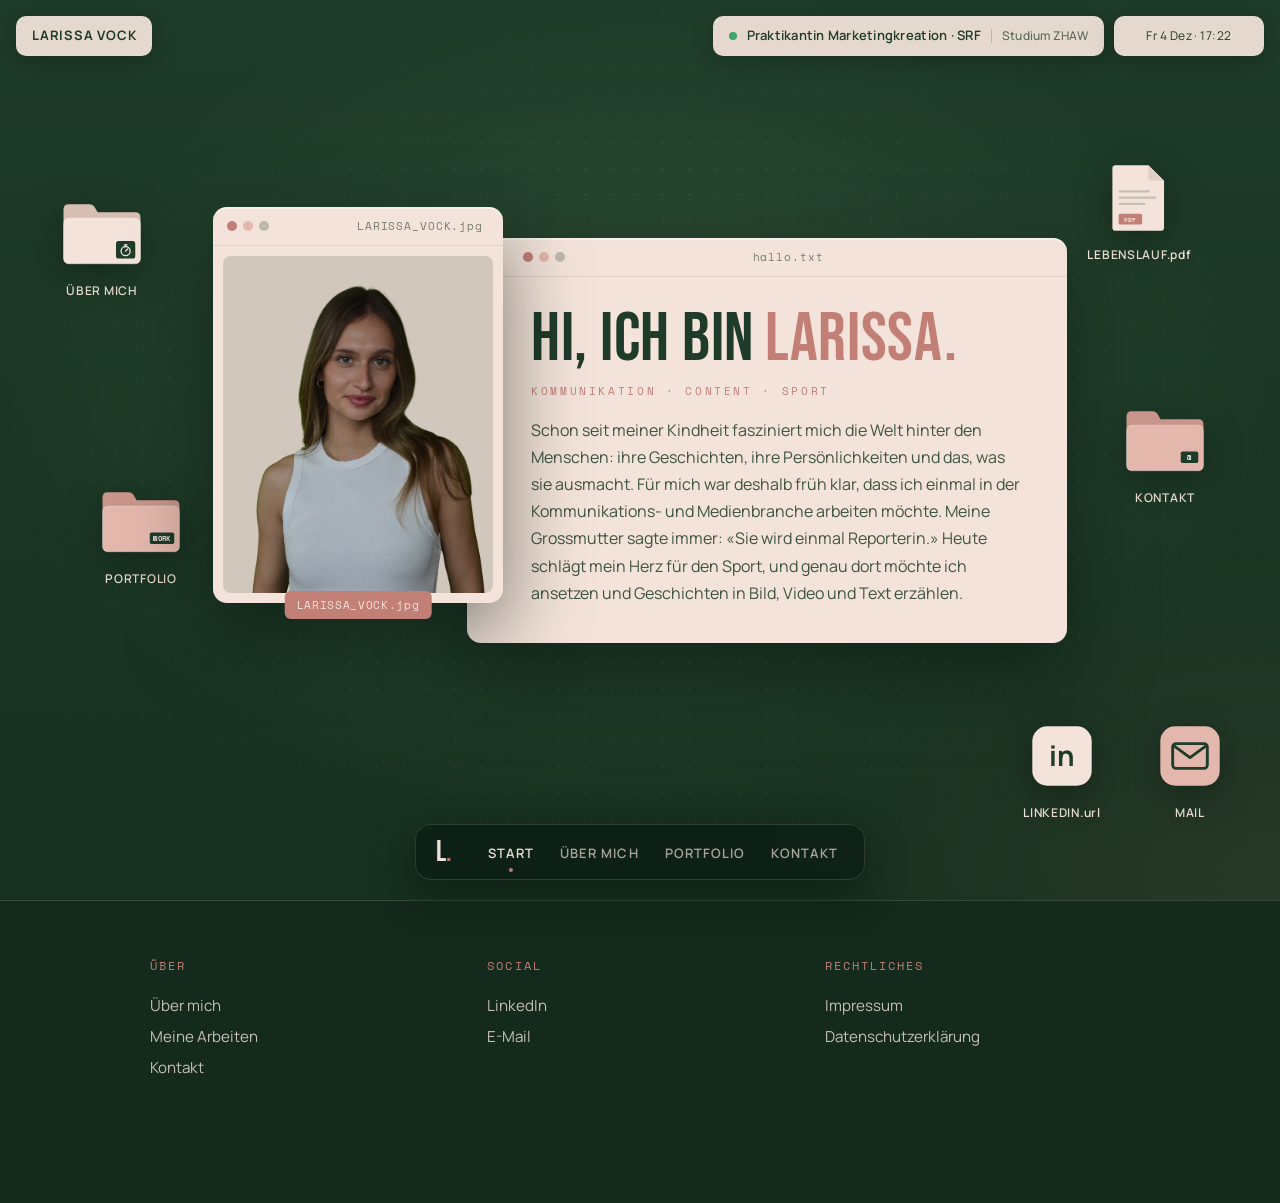
<file: index.html>
<!DOCTYPE html>
<html lang="de">
<head>
<meta charset="UTF-8">
<meta name="format-detection" content="telephone=no, date=no, address=no, email=no">
<meta name="viewport" content="width=device-width, initial-scale=1.0">
<title>Larissa Vock</title>
<link rel="preconnect" href="https://fonts.googleapis.com">
<link href="https://fonts.googleapis.com/css2?family=Bebas+Neue&family=Space+Mono:wght@400;700&family=Manrope:wght@300;400;500;600;700&display=swap" rel="stylesheet">
<link rel="icon" href="favicon.svg?v=202611191153" type="image/svg+xml">
<link rel="icon" href="favicon-32.png?v=202611191153" type="image/png" sizes="32x32">
<link rel="apple-touch-icon" href="apple-touch-icon.png?v=202611191153">
<link rel="stylesheet" href="style.css?v=202611191153">
</head>
<body class="dt-body">

<!-- Menüleiste oben -->
<header class="dt-menubar">
  <a href="index.html" class="dt-chip dt-brand">LARISSA VOCK</a>
  <div class="dt-menubar-right">
    <div class="dt-chip dt-status">
      <i class="dt-dot" aria-hidden="true"></i>
      <span>Praktikantin Marketingkreation · SRF</span>
      <span class="dt-status-sub">Studium ZHAW</span>
    </div>
    <div class="dt-chip dt-clock mono" id="dtClock" aria-label="Uhrzeit in Zürich">&nbsp;</div>
  </div>
</header>

<main class="dt-desktop" id="desktop">

  <!-- Fenster in der Mitte -->
  <div class="dt-windows">
    <div class="dt-window dt-photo" data-drag style="--d:150ms">
      <div class="dt-titlebar" data-handle>
        <span class="dt-lights" aria-hidden="true"><i></i><i></i><i></i></span>
        <span class="dt-title mono">LARISSA_VOCK.jpg</span>
      </div>
      <div class="dt-photo-img"><img src="larissa-photo.jpg" alt="Larissa Vock" draggable="false"></div>
      <div class="dt-filetag mono">LARISSA_VOCK.jpg</div>
    </div>

    <div class="dt-window dt-text" data-drag style="--d:300ms">
      <div class="dt-titlebar" data-handle>
        <span class="dt-lights" aria-hidden="true"><i></i><i></i><i></i></span>
        <span class="dt-title mono">hallo.txt</span>
      </div>
      <div class="dt-text-body">
        <h1 data-split>Hi, ich bin <span>Larissa.</span></h1>
        <div class="home-tagline mono">Kommunikation · Content · Sport</div>
        <p class="home-story">Schon seit meiner Kindheit fasziniert mich die Welt hinter den Menschen: ihre Geschichten,
        ihre Persönlichkeiten und das, was sie ausmacht. Für mich war deshalb früh klar, dass ich einmal in der
        Kommunikations- und Medienbranche arbeiten möchte. Meine Grossmutter sagte immer: «Sie wird einmal
        Reporterin.» Heute schlägt mein Herz für den Sport, und genau dort möchte ich ansetzen und Geschichten in
        Bild, Video und Text erzählen.</p>
      </div>
    </div>
  </div>

  <!-- Desktop-Icons -->
  <nav class="dt-icons" aria-label="Desktop">
    <a class="dt-icon" href="ueber-mich.html" data-drag style="--x:8%; --y:22%; --d:600ms">
      <svg class="dt-folder folder-cream" viewBox="0 0 96 76" aria-hidden="true">
        <path d="M4 10 Q4 4 10 4 H34 Q38 4 40 8 L43 13 H86 Q92 13 92 19 V24 H4 Z" class="f-back"/>
        <rect x="4" y="20" width="88" height="52" rx="6" class="f-front"/>
        <rect x="64" y="46" width="22" height="20" rx="3" class="f-tag"/>
        <g class="f-watch"><circle cx="75" cy="57.5" r="5.2"/><path d="M75 57.5 L77.4 55.2"/><path d="M73.4 50.4 H76.6 M75 50.4 V52.3"/></g>
      </svg>
      <span class="dt-label">ÜBER MICH</span>
    </a>

    <a class="dt-icon" href="portfolio.html" data-drag style="--x:11%; --y:54%; --d:720ms">
      <svg class="dt-folder folder-rosa" viewBox="0 0 96 76" aria-hidden="true">
        <path d="M4 10 Q4 4 10 4 H34 Q38 4 40 8 L43 13 H86 Q92 13 92 19 V24 H4 Z" class="f-back"/>
        <rect x="4" y="20" width="88" height="52" rx="6" class="f-front"/>
        <rect x="58" y="50" width="28" height="13" rx="2" class="f-tag"/>
        <text x="72" y="59.5" class="f-tag-txt">WORK</text>
      </svg>
      <span class="dt-label">PORTFOLIO</span>
    </a>

    <a class="dt-icon" href="Lebenslauf_Larissa_Vock.pdf" download data-drag style="--x:89%; --y:18%; --d:840ms">
      <svg class="dt-doc" viewBox="0 0 76 92" aria-hidden="true">
        <path d="M8 4 H50 L70 24 V84 Q70 88 66 88 H8 Q4 88 4 84 V8 Q4 4 8 4 Z" class="d-page"/>
        <path d="M50 4 V20 Q50 24 54 24 H70" class="d-fold"/>
        <rect x="12" y="36" width="40" height="3" rx="1.5" class="d-line"/>
        <rect x="12" y="44" width="48" height="3" rx="1.5" class="d-line"/>
        <rect x="12" y="52" width="34" height="3" rx="1.5" class="d-line"/>
        <rect x="12" y="66" width="30" height="14" rx="2" class="d-tag"/>
        <text x="27" y="76.5" class="d-tag-txt">PDF</text>
      </svg>
      <span class="dt-label">LEBENSLAUF.pdf</span>
    </a>

    <a class="dt-icon" href="kontakt.html" data-drag style="--x:91%; --y:45%; --d:960ms">
      <svg class="dt-folder folder-rosa" viewBox="0 0 96 76" aria-hidden="true">
        <path d="M4 10 Q4 4 10 4 H34 Q38 4 40 8 L43 13 H86 Q92 13 92 19 V24 H4 Z" class="f-back"/>
        <rect x="4" y="20" width="88" height="52" rx="6" class="f-front"/>
        <rect x="66" y="50" width="20" height="13" rx="2" class="f-tag"/>
        <text x="76" y="59.5" class="f-tag-txt">@</text>
      </svg>
      <span class="dt-label">KONTAKT</span>
    </a>

    <a class="dt-icon" href="https://www.linkedin.com/in/larissa-vock-81aab3216/" target="_blank" rel="noopener" data-drag style="--x:83%; --y:80%; --d:1080ms">
      <svg class="dt-app" viewBox="0 0 80 80" aria-hidden="true">
        <rect x="4" y="4" width="72" height="72" rx="18" class="a-bg"/>
        <text x="40" y="52" class="a-txt">in</text>
      </svg>
      <span class="dt-label">LINKEDIN.url</span>
    </a>

    <a class="dt-icon" href="mailto:larissa.vock@bluewin.ch" data-drag style="--x:93%; --y:80%; --d:1200ms">
      <svg class="dt-app" viewBox="0 0 80 80" aria-hidden="true">
        <rect x="4" y="4" width="72" height="72" rx="18" class="a-bg a-bg-rosa"/>
        <rect x="19" y="25" width="42" height="30" rx="4" class="m-env"/>
        <path d="M21 28 L40 42 L59 28" class="m-flap"/>
      </svg>
      <span class="dt-label">MAIL</span>
    </a>
  </nav>

  <!-- Dock unten -->
  <nav class="dt-dock" aria-label="Hauptnavigation">
    <a href="index.html" class="dt-dock-logo" aria-label="Start">L<span>.</span></a>
    <ul>
      <li><a href="index.html" class="active">START</a></li>
      <li><a href="ueber-mich.html">ÜBER MICH</a></li>
      <li><a href="portfolio.html">PORTFOLIO</a></li>
      <li><a href="kontakt.html">KONTAKT</a></li>
    </ul>
  </nav>
</main>


<footer class="site-footer">
  <div class="footer-inner">
    <div class="footer-cols">
      <div class="footer-col">
        <h4>Über</h4>
        <a href="ueber-mich.html">Über mich</a>
        <a href="portfolio.html">Meine Arbeiten</a>
        <a href="kontakt.html">Kontakt</a>
      </div>
      <div class="footer-col">
        <h4>Social</h4>
        <a href="https://www.linkedin.com/in/larissa-vock-81aab3216/" target="_blank" rel="noopener">LinkedIn</a>
        <a href="mailto:larissa.vock@bluewin.ch">E-Mail</a>
      </div>
      <div class="footer-col">
        <h4>Rechtliches</h4>
        <a href="impressum.html">Impressum</a>
        <a href="datenschutz.html">Datenschutzerklärung</a>
      </div>
    </div>
  </div>
</footer>

<script src="desktop.js?v=202611191153"></script>

<script src="lenis.min.js?v=202611191153"></script>
<script src="motion.js?v=202611191153"></script>
</body>
</html>
</file>
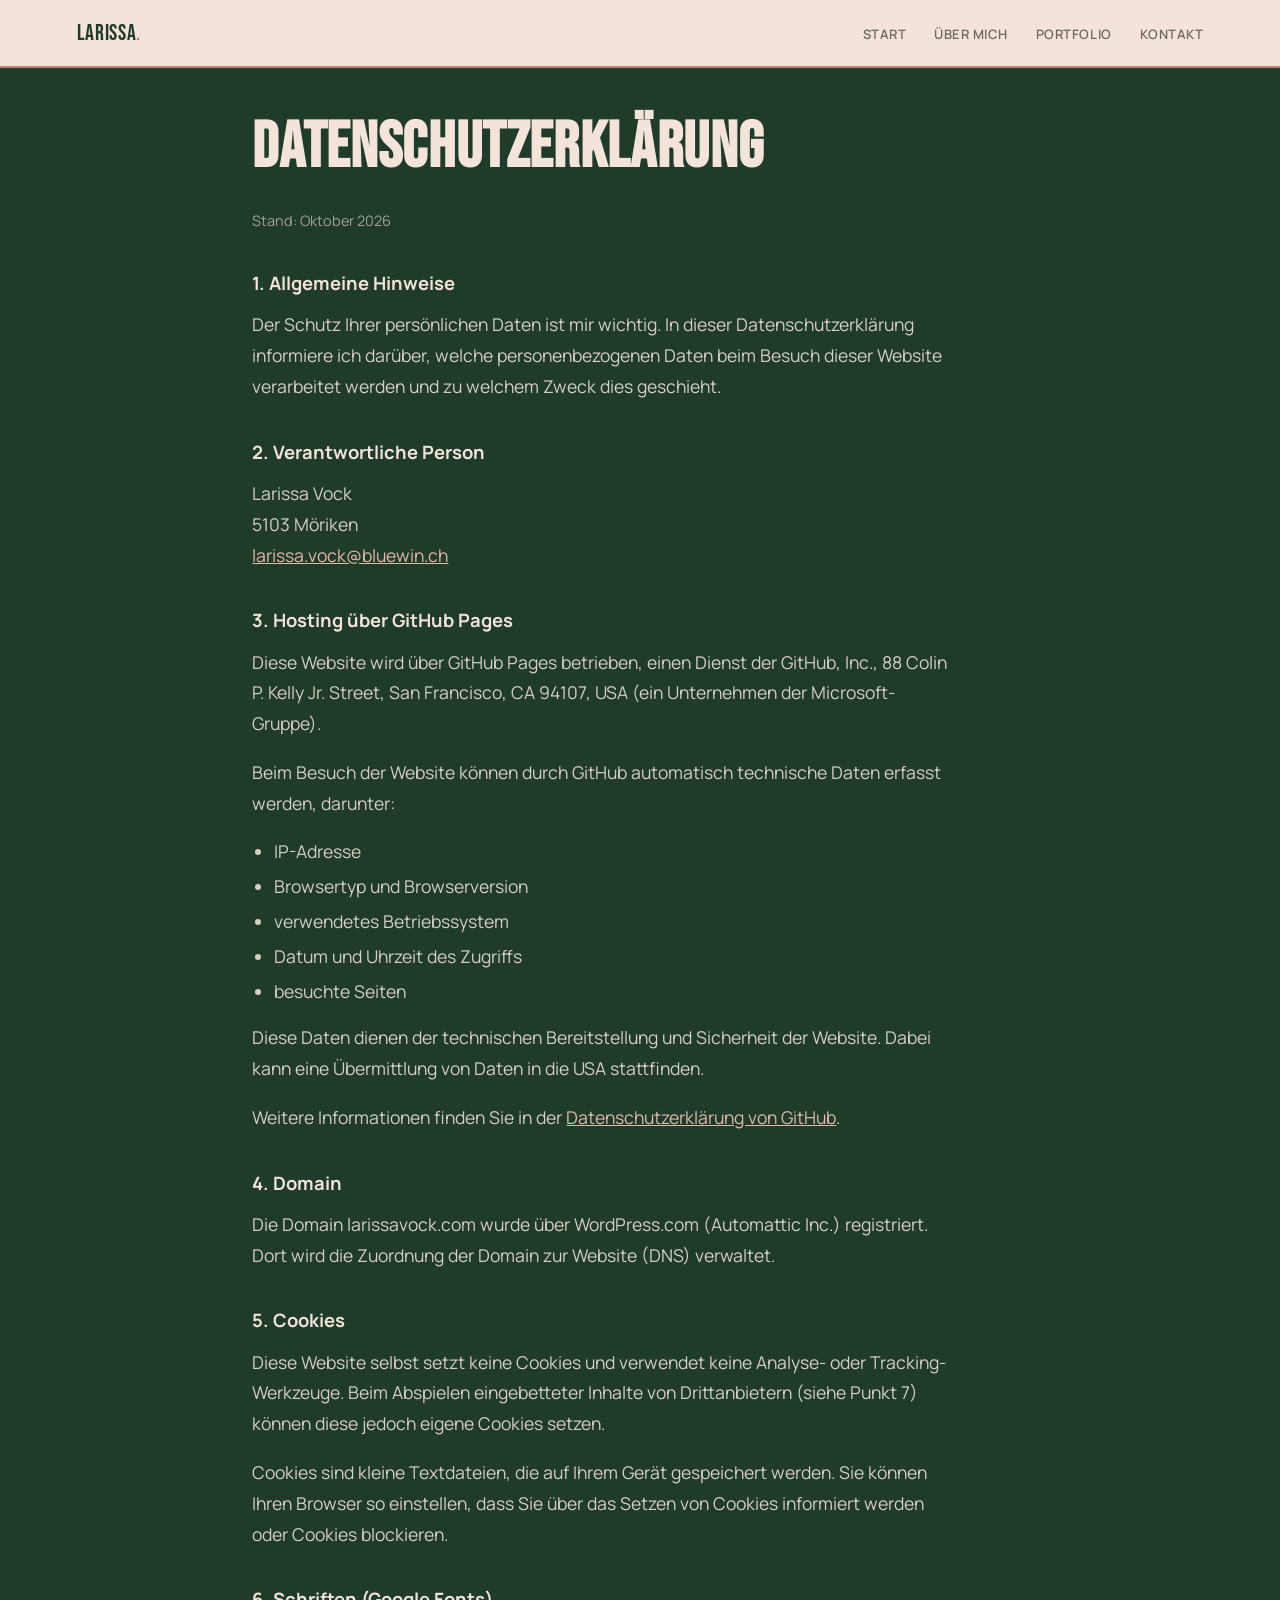
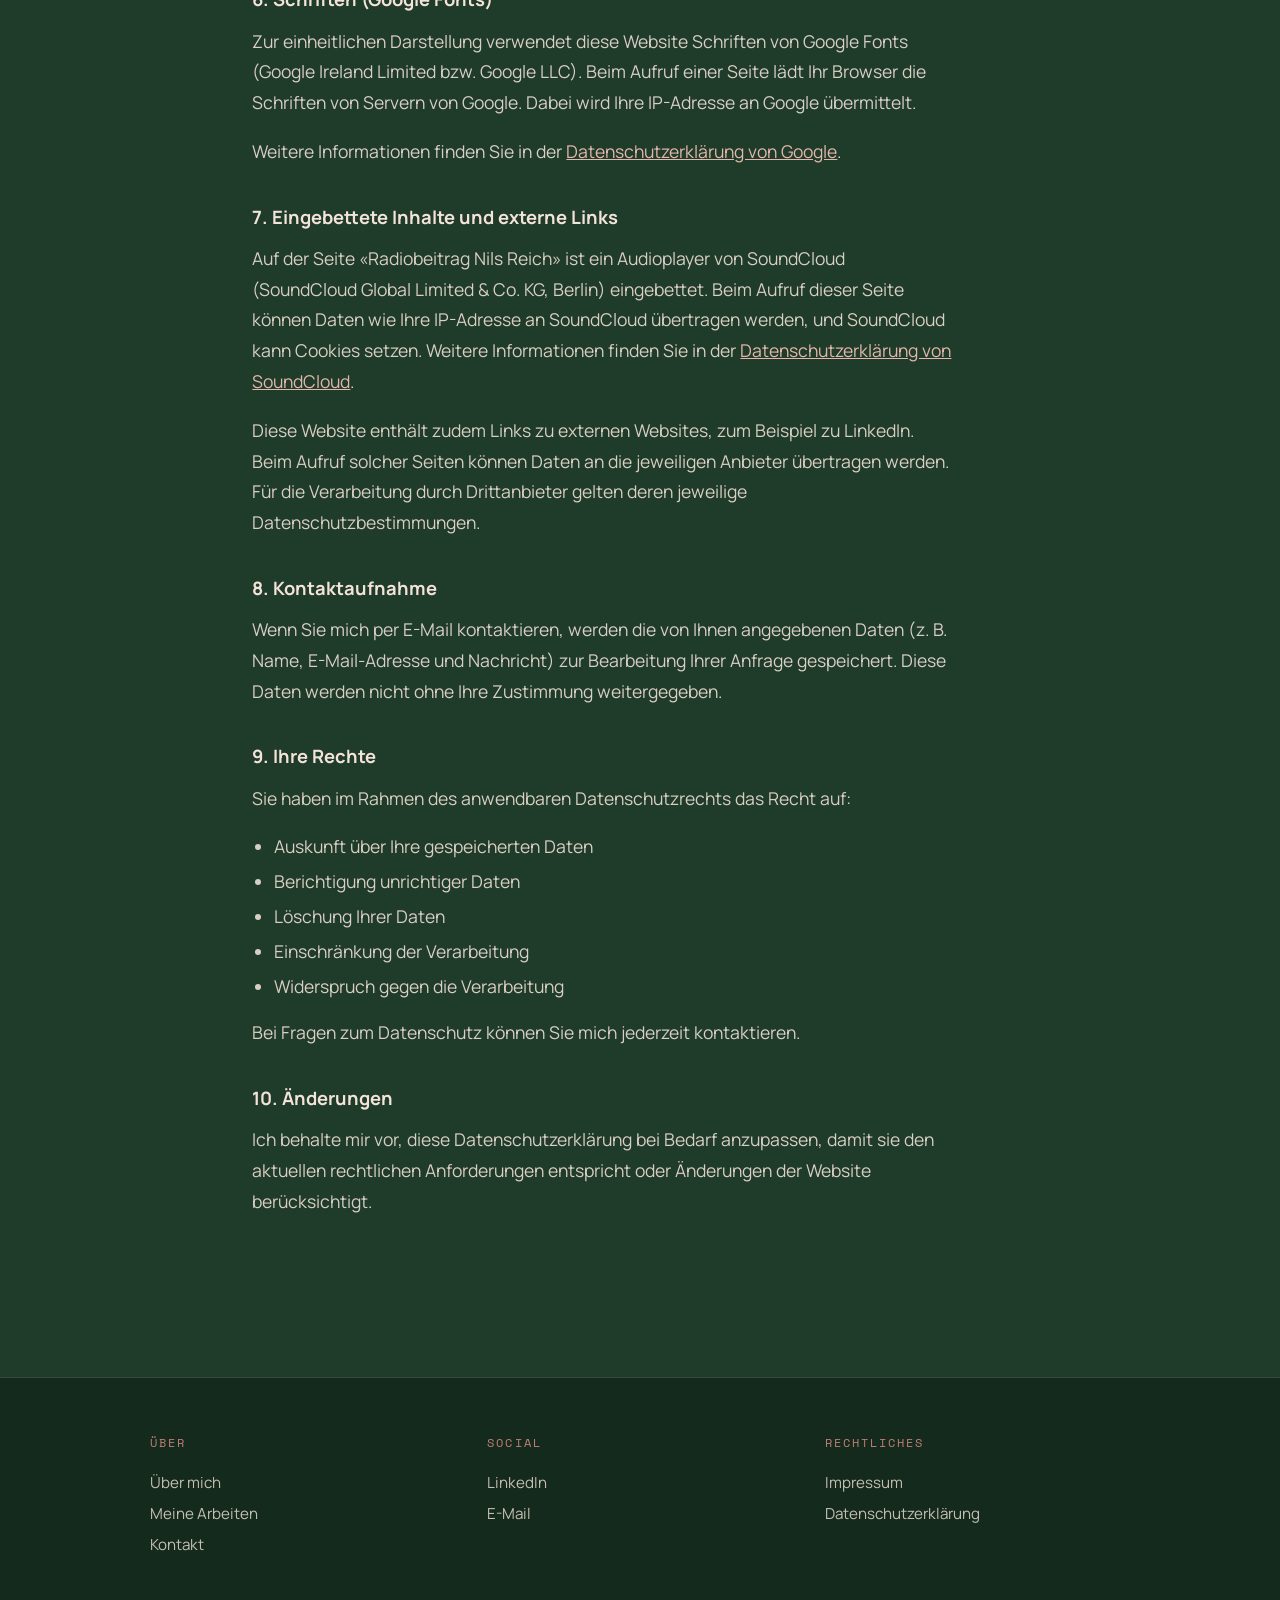
<file: datenschutz.html>
<!DOCTYPE html>
<html lang="de">
<head>
<meta charset="UTF-8">
<meta name="format-detection" content="telephone=no, date=no, address=no, email=no">
<meta name="viewport" content="width=device-width, initial-scale=1.0">
<title>Datenschutzerklärung — Larissa Vock</title>
<link rel="preconnect" href="https://fonts.googleapis.com">
<link href="https://fonts.googleapis.com/css2?family=Bebas+Neue&family=Space+Mono:wght@400;700&family=Manrope:wght@300;400;500;600;700&display=swap" rel="stylesheet">
<link rel="icon" href="favicon.svg?v=202611191153" type="image/svg+xml">
<link rel="icon" href="favicon-32.png?v=202611191153" type="image/png" sizes="32x32">
<link rel="apple-touch-icon" href="apple-touch-icon.png?v=202611191153">
<link rel="stylesheet" href="style.css?v=202611191153">
</head>
<body>

<nav class="site-nav">
  <a href="index.html" class="logo">LARISSA<span>.</span></a>
  <ul class="nav-links">
    <li><a href="index.html">START</a></li>
    <li><a href="ueber-mich.html">ÜBER MICH</a></li>
    <li><a href="portfolio.html">PORTFOLIO</a></li>
    <li><a href="kontakt.html">KONTAKT</a></li>
  </ul>
</nav>

<div class="page project-wrap legal-page">
  <h1>Datenschutzerklärung</h1>
  <div class="project-text">
    <p class="legal-stand">Stand: Oktober 2026</p>

    <h2>1. Allgemeine Hinweise</h2>
    <p>Der Schutz Ihrer persönlichen Daten ist mir wichtig. In dieser Datenschutzerklärung informiere ich darüber, welche personenbezogenen Daten beim Besuch dieser Website verarbeitet werden und zu welchem Zweck dies geschieht.</p>

    <h2>2. Verantwortliche Person</h2>
    <p>Larissa Vock<br>5103 Möriken<br><a href="mailto:larissa.vock@bluewin.ch">larissa.vock@bluewin.ch</a></p>

    <h2>3. Hosting über GitHub Pages</h2>
    <p>Diese Website wird über GitHub Pages betrieben, einen Dienst der GitHub, Inc., 88 Colin P. Kelly Jr. Street, San Francisco, CA 94107, USA (ein Unternehmen der Microsoft-Gruppe).</p>
    <p>Beim Besuch der Website können durch GitHub automatisch technische Daten erfasst werden, darunter:</p>
    <ul>
      <li>IP-Adresse</li>
      <li>Browsertyp und Browserversion</li>
      <li>verwendetes Betriebssystem</li>
      <li>Datum und Uhrzeit des Zugriffs</li>
      <li>besuchte Seiten</li>
    </ul>
    <p>Diese Daten dienen der technischen Bereitstellung und Sicherheit der Website. Dabei kann eine Übermittlung von Daten in die USA stattfinden.</p>
    <p>Weitere Informationen finden Sie in der <a href="https://docs.github.com/de/site-policy/privacy-policies/github-general-privacy-statement" target="_blank" rel="noopener">Datenschutzerklärung von GitHub</a>.</p>

    <h2>4. Domain</h2>
    <p>Die Domain larissavock.com wurde über WordPress.com (Automattic Inc.) registriert. Dort wird die Zuordnung der Domain zur Website (DNS) verwaltet.</p>

    <h2>5. Cookies</h2>
    <p>Diese Website selbst setzt keine Cookies und verwendet keine Analyse- oder Tracking-Werkzeuge. Beim Abspielen eingebetteter Inhalte von Drittanbietern (siehe Punkt 7) können diese jedoch eigene Cookies setzen.</p>
    <p>Cookies sind kleine Textdateien, die auf Ihrem Gerät gespeichert werden. Sie können Ihren Browser so einstellen, dass Sie über das Setzen von Cookies informiert werden oder Cookies blockieren.</p>

    <h2>6. Schriften (Google Fonts)</h2>
    <p>Zur einheitlichen Darstellung verwendet diese Website Schriften von Google Fonts (Google Ireland Limited bzw. Google LLC). Beim Aufruf einer Seite lädt Ihr Browser die Schriften von Servern von Google. Dabei wird Ihre IP-Adresse an Google übermittelt.</p>
    <p>Weitere Informationen finden Sie in der <a href="https://policies.google.com/privacy" target="_blank" rel="noopener">Datenschutzerklärung von Google</a>.</p>

    <h2>7. Eingebettete Inhalte und externe Links</h2>
    <p>Auf der Seite «Radiobeitrag Nils Reich» ist ein Audioplayer von SoundCloud (SoundCloud Global Limited &amp; Co. KG, Berlin) eingebettet. Beim Aufruf dieser Seite können Daten wie Ihre IP-Adresse an SoundCloud übertragen werden, und SoundCloud kann Cookies setzen. Weitere Informationen finden Sie in der <a href="https://soundcloud.com/pages/privacy" target="_blank" rel="noopener">Datenschutzerklärung von SoundCloud</a>.</p>
    <p>Diese Website enthält zudem Links zu externen Websites, zum Beispiel zu LinkedIn. Beim Aufruf solcher Seiten können Daten an die jeweiligen Anbieter übertragen werden. Für die Verarbeitung durch Drittanbieter gelten deren jeweilige Datenschutzbestimmungen.</p>

    <h2>8. Kontaktaufnahme</h2>
    <p>Wenn Sie mich per E-Mail kontaktieren, werden die von Ihnen angegebenen Daten (z. B. Name, E-Mail-Adresse und Nachricht) zur Bearbeitung Ihrer Anfrage gespeichert. Diese Daten werden nicht ohne Ihre Zustimmung weitergegeben.</p>

    <h2>9. Ihre Rechte</h2>
    <p>Sie haben im Rahmen des anwendbaren Datenschutzrechts das Recht auf:</p>
    <ul>
      <li>Auskunft über Ihre gespeicherten Daten</li>
      <li>Berichtigung unrichtiger Daten</li>
      <li>Löschung Ihrer Daten</li>
      <li>Einschränkung der Verarbeitung</li>
      <li>Widerspruch gegen die Verarbeitung</li>
    </ul>
    <p>Bei Fragen zum Datenschutz können Sie mich jederzeit kontaktieren.</p>

    <h2>10. Änderungen</h2>
    <p>Ich behalte mir vor, diese Datenschutzerklärung bei Bedarf anzupassen, damit sie den aktuellen rechtlichen Anforderungen entspricht oder Änderungen der Website berücksichtigt.</p>
  </div>
</div>

<footer class="site-footer">
  <div class="footer-inner">
    <div class="footer-cols">
      <div class="footer-col">
        <h4>Über</h4>
        <a href="ueber-mich.html">Über mich</a>
        <a href="portfolio.html">Meine Arbeiten</a>
        <a href="kontakt.html">Kontakt</a>
      </div>
      <div class="footer-col">
        <h4>Social</h4>
        <a href="https://www.linkedin.com/in/larissa-vock-81aab3216/" target="_blank" rel="noopener">LinkedIn</a>
        <a href="mailto:larissa.vock@bluewin.ch">E-Mail</a>
      </div>
      <div class="footer-col">
        <h4>Rechtliches</h4>
        <a href="impressum.html">Impressum</a>
        <a href="datenschutz.html">Datenschutzerklärung</a>
      </div>
    </div>
  </div>
</footer>

<script src="lenis.min.js?v=202611191153"></script>
<script src="motion.js?v=202611191153"></script>
</body>
</html>
</file>
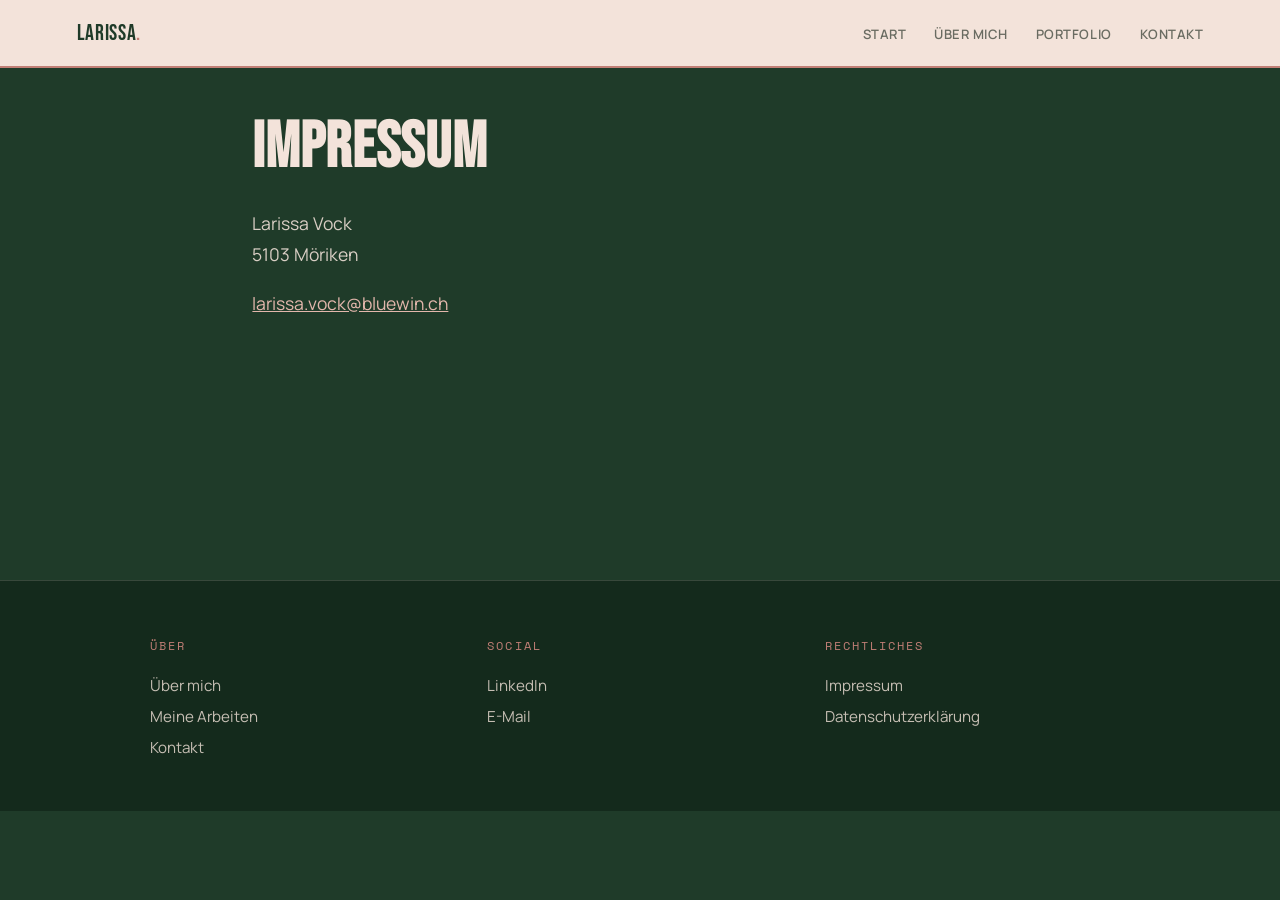
<file: impressum.html>
<!DOCTYPE html>
<html lang="de">
<head>
<meta charset="UTF-8">
<meta name="format-detection" content="telephone=no, date=no, address=no, email=no">
<meta name="viewport" content="width=device-width, initial-scale=1.0">
<title>Impressum — Larissa Vock</title>
<link rel="preconnect" href="https://fonts.googleapis.com">
<link href="https://fonts.googleapis.com/css2?family=Bebas+Neue&family=Space+Mono:wght@400;700&family=Manrope:wght@300;400;500;600;700&display=swap" rel="stylesheet">
<link rel="icon" href="favicon.svg?v=202611191153" type="image/svg+xml">
<link rel="icon" href="favicon-32.png?v=202611191153" type="image/png" sizes="32x32">
<link rel="apple-touch-icon" href="apple-touch-icon.png?v=202611191153">
<link rel="stylesheet" href="style.css?v=202611191153">
</head>
<body>

<nav class="site-nav">
  <a href="index.html" class="logo">LARISSA<span>.</span></a>
  <ul class="nav-links">
    <li><a href="index.html">START</a></li>
    <li><a href="ueber-mich.html">ÜBER MICH</a></li>
    <li><a href="portfolio.html">PORTFOLIO</a></li>
    <li><a href="kontakt.html">KONTAKT</a></li>
  </ul>
</nav>

<div class="page project-wrap legal-page">
  <h1>Impressum</h1>
  <div class="project-text">
    <p>Larissa Vock<br>5103 Möriken</p>
    <p><a href="mailto:larissa.vock@bluewin.ch">larissa.vock@bluewin.ch</a></p>
  </div>
</div>

<footer class="site-footer">
  <div class="footer-inner">
    <div class="footer-cols">
      <div class="footer-col">
        <h4>Über</h4>
        <a href="ueber-mich.html">Über mich</a>
        <a href="portfolio.html">Meine Arbeiten</a>
        <a href="kontakt.html">Kontakt</a>
      </div>
      <div class="footer-col">
        <h4>Social</h4>
        <a href="https://www.linkedin.com/in/larissa-vock-81aab3216/" target="_blank" rel="noopener">LinkedIn</a>
        <a href="mailto:larissa.vock@bluewin.ch">E-Mail</a>
      </div>
      <div class="footer-col">
        <h4>Rechtliches</h4>
        <a href="impressum.html">Impressum</a>
        <a href="datenschutz.html">Datenschutzerklärung</a>
      </div>
    </div>
  </div>
</footer>

<script src="lenis.min.js?v=202611191153"></script>
<script src="motion.js?v=202611191153"></script>
</body>
</html>
</file>
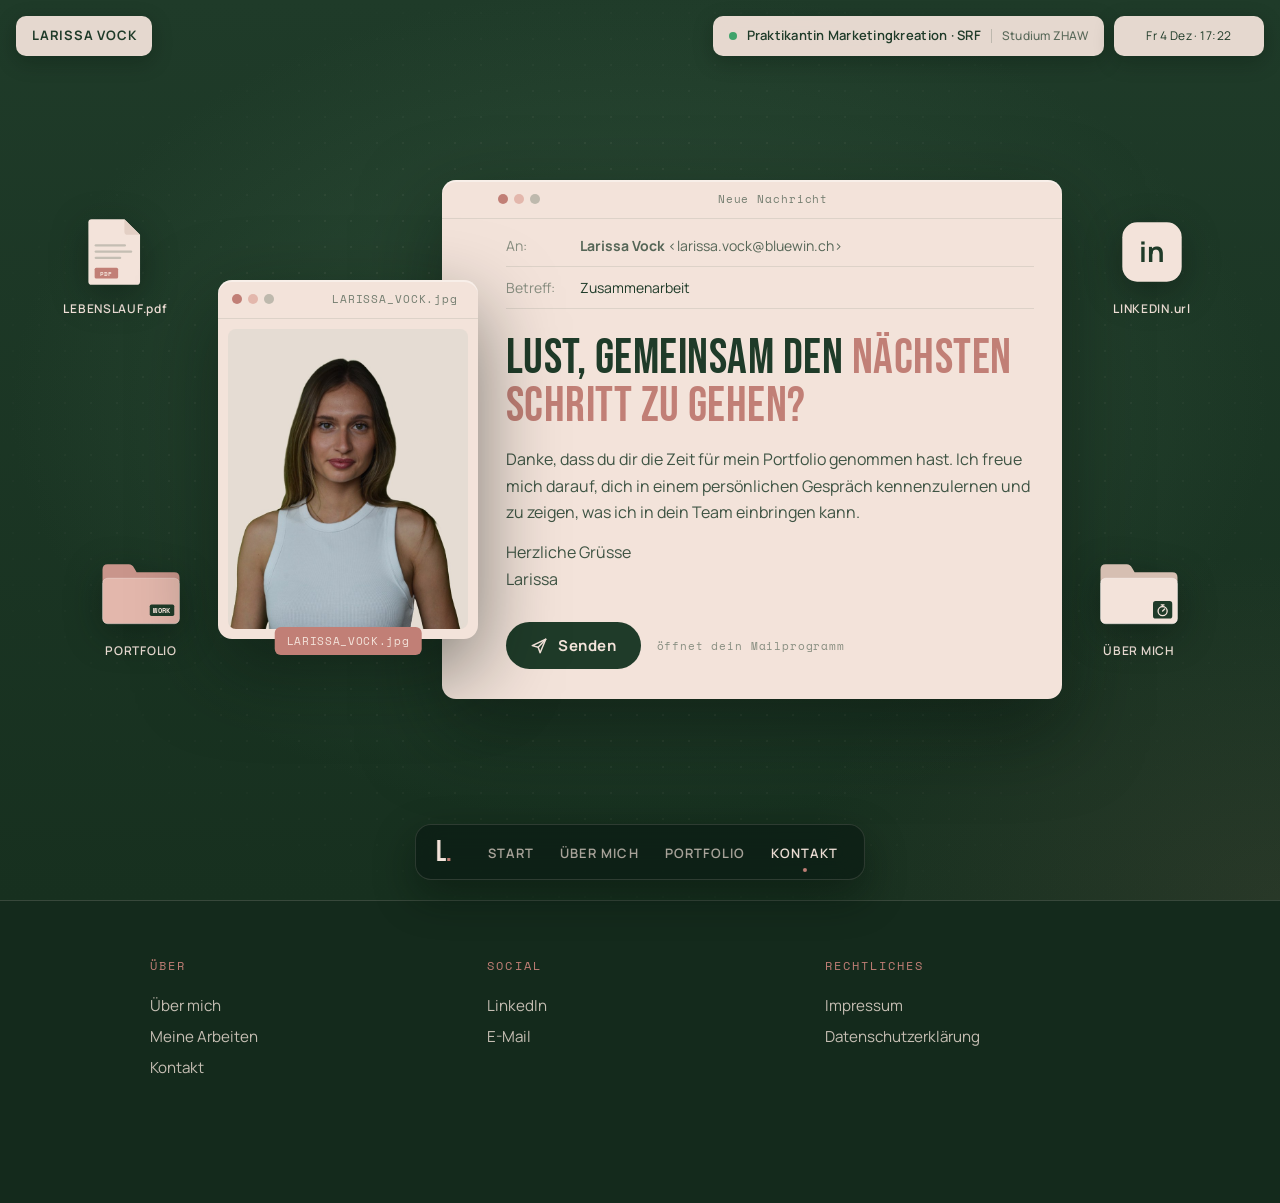
<file: kontakt.html>
<!DOCTYPE html>
<html lang="de">
<head>
<meta charset="UTF-8">
<meta name="format-detection" content="telephone=no, date=no, address=no, email=no">
<meta name="viewport" content="width=device-width, initial-scale=1.0">
<title>Kontakt — Larissa Vock</title>
<link rel="preconnect" href="https://fonts.googleapis.com">
<link href="https://fonts.googleapis.com/css2?family=Bebas+Neue&family=Space+Mono:wght@400;700&family=Manrope:wght@300;400;500;600;700&display=swap" rel="stylesheet">
<link rel="icon" href="favicon.svg?v=202611191153" type="image/svg+xml">
<link rel="icon" href="favicon-32.png?v=202611191153" type="image/png" sizes="32x32">
<link rel="apple-touch-icon" href="apple-touch-icon.png?v=202611191153">
<link rel="stylesheet" href="style.css?v=202611191153">
</head>
<body class="dt-body">

<!-- Menüleiste oben -->
<header class="dt-menubar">
  <a href="index.html" class="dt-chip dt-brand">LARISSA VOCK</a>
  <div class="dt-menubar-right">
    <div class="dt-chip dt-status">
      <i class="dt-dot" aria-hidden="true"></i>
      <span>Praktikantin Marketingkreation · SRF</span>
      <span class="dt-status-sub">Studium ZHAW</span>
    </div>
    <div class="dt-chip dt-clock mono" id="dtClock" aria-label="Uhrzeit in Zürich">&nbsp;</div>
  </div>
</header>

<main class="dt-desktop dt-contact" id="desktop">

  <div class="dt-windows">
    <div class="dt-window dt-photo" data-drag style="--d:150ms">
      <div class="dt-titlebar" data-handle>
        <span class="dt-lights" aria-hidden="true"><i></i><i></i><i></i></span>
        <span class="dt-title mono">LARISSA_VOCK.jpg</span>
      </div>
      <div class="dt-photo-img"><img src="larissa-photo-kontakt.jpg" alt="Larissa Vock" draggable="false" class="photo-kontakt"></div>
      <div class="dt-filetag mono">LARISSA_VOCK.jpg</div>
    </div>

    <div class="dt-window dt-mail" data-drag style="--d:300ms">
      <div class="dt-titlebar" data-handle>
        <span class="dt-lights" aria-hidden="true"><i></i><i></i><i></i></span>
        <span class="dt-title mono">Neue Nachricht</span>
      </div>
      <div class="mail-fields">
        <div class="mail-row"><span class="mail-k">An:</span><span class="mail-to"><b>Larissa Vock</b> &lt;larissa.vock@bluewin.ch&gt;</span></div>
        <div class="mail-row"><span class="mail-k">Betreff:</span><span>Zusammenarbeit</span></div>
      </div>
      <div class="mail-body">
        <h1 data-split>Lust, gemeinsam den <span>nächsten Schritt zu gehen?</span></h1>
        <p>Danke, dass du dir die Zeit für mein Portfolio genommen hast. Ich freue mich darauf, dich in einem persönlichen Gespräch kennenzulernen und zu zeigen, was ich in dein Team einbringen kann.</p>
        <p class="mail-sig">Herzliche Grüsse<br>Larissa</p>
      </div>
      <div class="mail-actions">
        <a class="mail-send" href="mailto:larissa.vock@bluewin.ch?subject=Zusammenarbeit">
          <svg viewBox="0 0 24 24" aria-hidden="true"><path d="M3 11.5 21 3l-7.5 18-2.6-7.4z"/><path d="M10.9 13.6 21 3"/></svg>
          Senden
        </a>
        <span class="mail-hint mono">öffnet dein Mailprogramm</span>
      </div>
    </div>
  </div>

  <nav class="dt-icons" aria-label="Desktop">
    <a class="dt-icon" href="Lebenslauf_Larissa_Vock.pdf" download data-drag style="--x:9%; --y:24%; --d:700ms">
      <svg class="dt-doc" viewBox="0 0 76 92" aria-hidden="true">
        <path d="M8 4 H50 L70 24 V84 Q70 88 66 88 H8 Q4 88 4 84 V8 Q4 4 8 4 Z" class="d-page"/>
        <path d="M50 4 V20 Q50 24 54 24 H70" class="d-fold"/>
        <rect x="12" y="36" width="40" height="3" rx="1.5" class="d-line"/>
        <rect x="12" y="44" width="48" height="3" rx="1.5" class="d-line"/>
        <rect x="12" y="52" width="34" height="3" rx="1.5" class="d-line"/>
        <rect x="12" y="66" width="30" height="14" rx="2" class="d-tag"/>
        <text x="27" y="76.5" class="d-tag-txt">PDF</text>
      </svg>
      <span class="dt-label">LEBENSLAUF.pdf</span>
    </a>

    <a class="dt-icon" href="https://www.linkedin.com/in/larissa-vock-81aab3216/" target="_blank" rel="noopener" data-drag style="--x:90%; --y:24%; --d:820ms">
      <svg class="dt-app" viewBox="0 0 80 80" aria-hidden="true">
        <rect x="4" y="4" width="72" height="72" rx="18" class="a-bg"/>
        <text x="40" y="52" class="a-txt">in</text>
      </svg>
      <span class="dt-label">LINKEDIN.url</span>
    </a>


    <a class="dt-icon" href="portfolio.html" data-drag style="--x:11%; --y:62%; --d:940ms">
      <svg class="dt-folder folder-rosa" viewBox="0 0 96 76" aria-hidden="true">
        <path d="M4 10 Q4 4 10 4 H34 Q38 4 40 8 L43 13 H86 Q92 13 92 19 V24 H4 Z" class="f-back"/>
        <rect x="4" y="20" width="88" height="52" rx="6" class="f-front"/>
        <rect x="58" y="50" width="28" height="13" rx="2" class="f-tag"/>
        <text x="72" y="59.5" class="f-tag-txt">WORK</text>
      </svg>
      <span class="dt-label">PORTFOLIO</span>
    </a>

    <a class="dt-icon" href="ueber-mich.html" data-drag style="--x:89%; --y:62%; --d:1060ms">
      <svg class="dt-folder folder-cream" viewBox="0 0 96 76" aria-hidden="true">
        <path d="M4 10 Q4 4 10 4 H34 Q38 4 40 8 L43 13 H86 Q92 13 92 19 V24 H4 Z" class="f-back"/>
        <rect x="4" y="20" width="88" height="52" rx="6" class="f-front"/>
        <rect x="64" y="46" width="22" height="20" rx="3" class="f-tag"/>
        <g class="f-watch"><circle cx="75" cy="57.5" r="5.2"/><path d="M75 57.5 L77.4 55.2"/><path d="M73.4 50.4 H76.6 M75 50.4 V52.3"/></g>
      </svg>
      <span class="dt-label">ÜBER MICH</span>
    </a>
  </nav>

  <!-- Dock unten -->
  <nav class="dt-dock" aria-label="Hauptnavigation">
    <a href="index.html" class="dt-dock-logo" aria-label="Start">L<span>.</span></a>
    <ul>
      <li><a href="index.html">START</a></li>
      <li><a href="ueber-mich.html">ÜBER MICH</a></li>
      <li><a href="portfolio.html">PORTFOLIO</a></li>
      <li><a href="kontakt.html" class="active">KONTAKT</a></li>
    </ul>
  </nav>
</main>


<footer class="site-footer">
  <div class="footer-inner">
    <div class="footer-cols">
      <div class="footer-col">
        <h4>Über</h4>
        <a href="ueber-mich.html">Über mich</a>
        <a href="portfolio.html">Meine Arbeiten</a>
        <a href="kontakt.html">Kontakt</a>
      </div>
      <div class="footer-col">
        <h4>Social</h4>
        <a href="https://www.linkedin.com/in/larissa-vock-81aab3216/" target="_blank" rel="noopener">LinkedIn</a>
        <a href="mailto:larissa.vock@bluewin.ch">E-Mail</a>
      </div>
      <div class="footer-col">
        <h4>Rechtliches</h4>
        <a href="impressum.html">Impressum</a>
        <a href="datenschutz.html">Datenschutzerklärung</a>
      </div>
    </div>
  </div>
</footer>

<script src="desktop.js?v=202611191153"></script>

<script src="lenis.min.js?v=202611191153"></script>
<script src="motion.js?v=202611191153"></script>
</body>
</html>
</file>
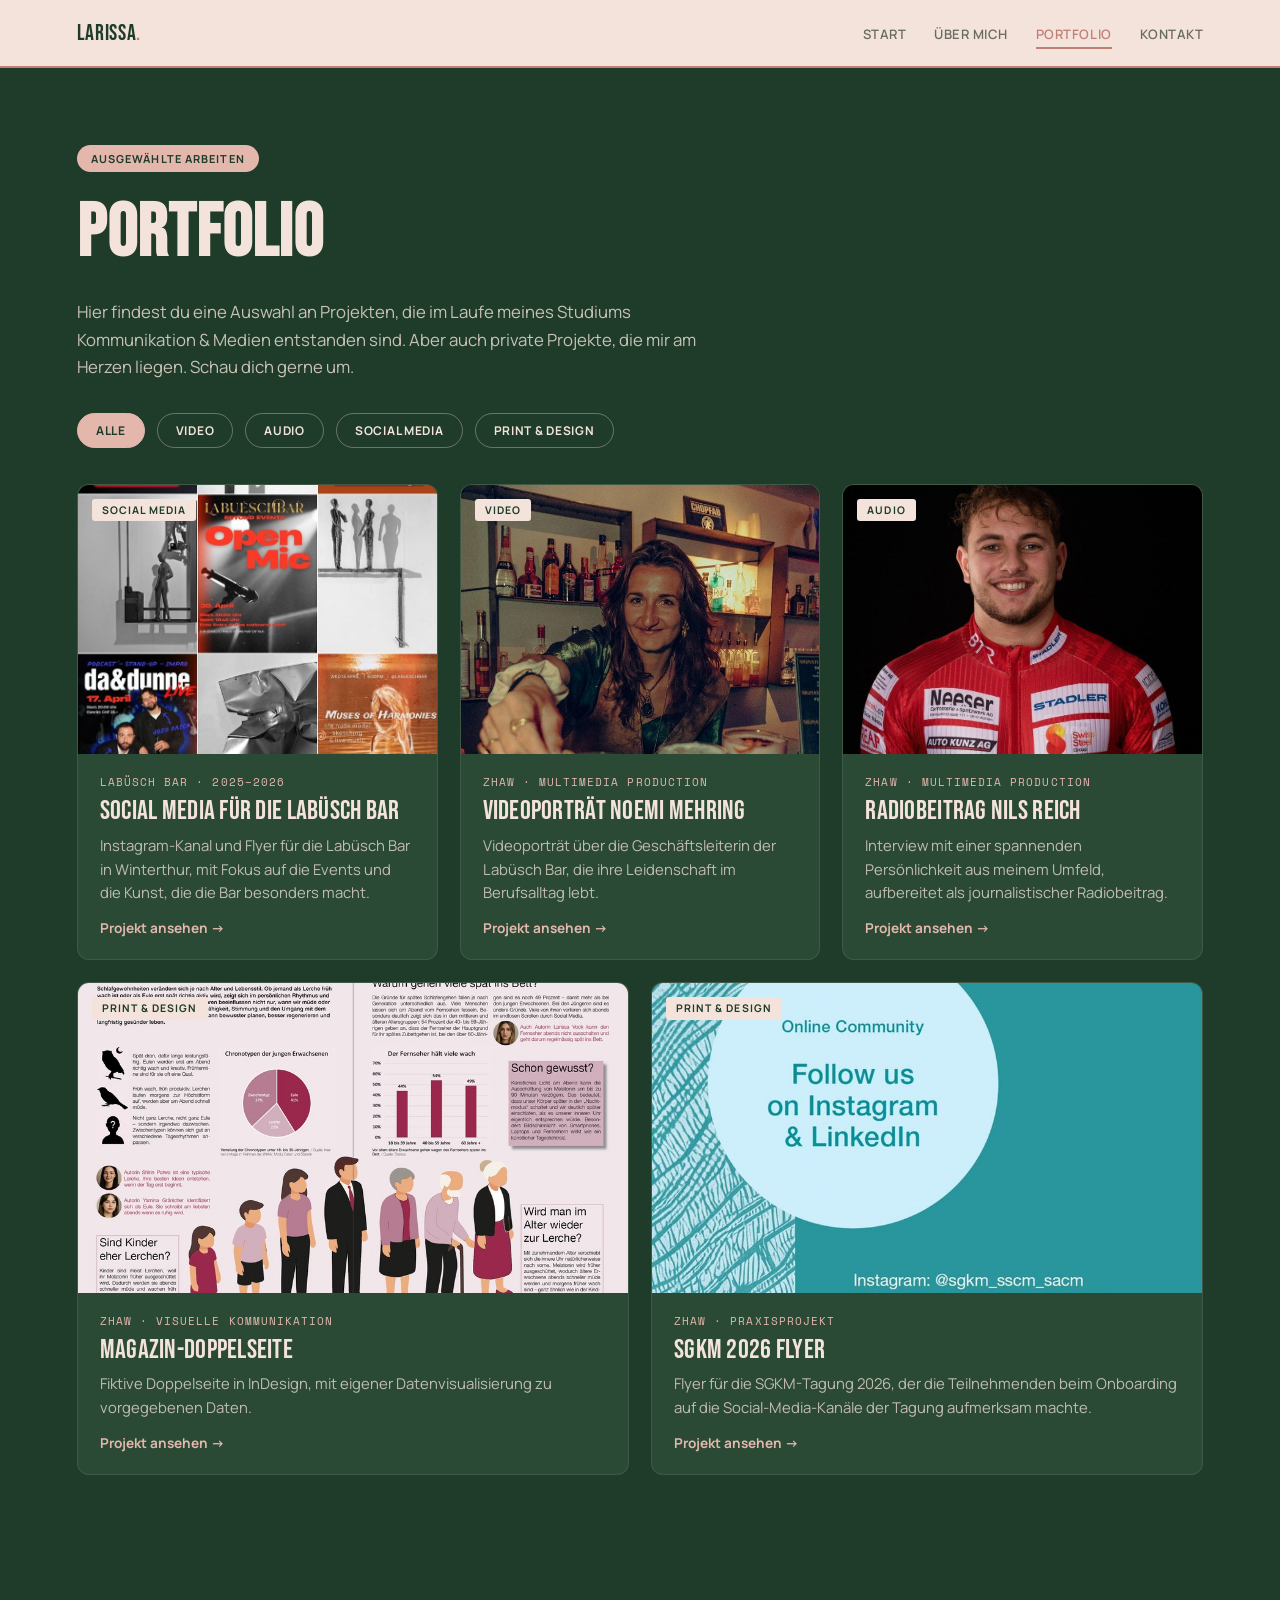
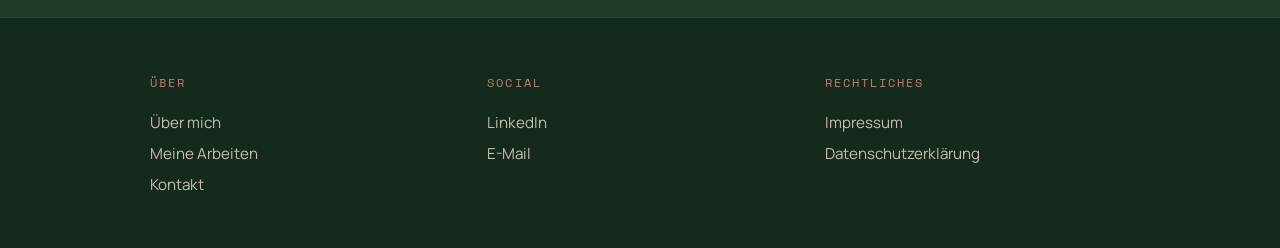
<file: portfolio.html>
<!DOCTYPE html>
<html lang="de">
<head>
<meta charset="UTF-8">
<meta name="format-detection" content="telephone=no, date=no, address=no, email=no">
<meta name="viewport" content="width=device-width, initial-scale=1.0">
<title>Portfolio — Larissa Vock</title>
<link rel="preconnect" href="https://fonts.googleapis.com">
<link href="https://fonts.googleapis.com/css2?family=Bebas+Neue&family=Space+Mono:wght@400;700&family=Manrope:wght@300;400;500;600;700&display=swap" rel="stylesheet">
<link rel="icon" href="favicon.svg?v=202611191153" type="image/svg+xml">
<link rel="icon" href="favicon-32.png?v=202611191153" type="image/png" sizes="32x32">
<link rel="apple-touch-icon" href="apple-touch-icon.png?v=202611191153">
<link rel="stylesheet" href="style.css?v=202611191153">
</head>
<body>

<nav class="site-nav">
  <a href="index.html" class="logo">LARISSA<span>.</span></a>
  <ul class="nav-links">
    <li><a href="index.html">START</a></li>
    <li><a href="ueber-mich.html">ÜBER MICH</a></li>
    <li><a href="portfolio.html" class="active">PORTFOLIO</a></li>
    <li><a href="kontakt.html">KONTAKT</a></li>
  </ul>
</nav>

<div class="page portfolio-wrap">
  <div class="eyebrow mono">AUSGEWÄHLTE ARBEITEN</div>
  <h1 data-split>Portfolio</h1>
  <p class="portfolio-intro">Hier findest du eine Auswahl an Projekten, die im Laufe meines Studiums
  Kommunikation &amp; Medien entstanden sind. Aber auch private Projekte, die mir am Herzen liegen.
  Schau dich gerne um.</p>

  <div class="filter-bar">
    <button class="filter-btn active" type="button" data-filter="alle">ALLE</button>
    <button class="filter-btn" type="button" data-filter="video">VIDEO</button>
    <button class="filter-btn" type="button" data-filter="audio">AUDIO</button>
    <button class="filter-btn" type="button" data-filter="social-media">SOCIAL MEDIA</button>
    <button class="filter-btn" type="button" data-filter="print-design">PRINT &amp; DESIGN</button>
  </div>

  <div class="work-grid">

    <a class="work" href="projekt-social-media.html" data-category="social-media" data-reveal style="--d:0ms">
      <div class="work-img"><img src="social-labuesch.jpg" alt="Social Media für die Labüsch Bar" loading="lazy"><span class="work-cat">SOCIAL MEDIA</span></div>
      <div class="work-body">
        <div class="work-meta mono">Labüsch Bar · 2025–2026</div>
        <h3>Social Media für die Labüsch Bar</h3>
        <p>Instagram-Kanal und Flyer für die Labüsch Bar in Winterthur, mit Fokus auf die Events und die Kunst, die die Bar besonders macht.</p>
        <span class="work-link">Projekt ansehen <i>→</i></span>
      </div>
    </a>

    <a class="work" href="projekt-video.html" data-category="video" data-reveal style="--d:90ms">
      <div class="work-img"><img src="video-noemi.jpg" alt="Videoporträt Noemi Mehring" class="pos-video-noemi" loading="lazy"><span class="work-cat">VIDEO</span></div>
      <div class="work-body">
        <div class="work-meta mono">ZHAW · Multimedia Production</div>
        <h3>Videoporträt Noemi Mehring</h3>
        <p>Videoporträt über die Geschäftsleiterin der Labüsch Bar, die ihre Leidenschaft im Berufsalltag lebt.</p>
        <span class="work-link">Projekt ansehen <i>→</i></span>
      </div>
    </a>

    <a class="work" href="projekt-audio.html" data-category="audio" data-reveal style="--d:180ms">
      <div class="work-img"><img src="nils-reich.jpg" alt="Radiobeitrag Nils Reich" class="pos-top" loading="lazy"><span class="work-cat">AUDIO</span></div>
      <div class="work-body">
        <div class="work-meta mono">ZHAW · Multimedia Production</div>
        <h3>Radiobeitrag Nils Reich</h3>
        <p>Interview mit einer spannenden Persönlichkeit aus meinem Umfeld, aufbereitet als journalistischer Radiobeitrag.</p>
        <span class="work-link">Projekt ansehen <i>→</i></span>
      </div>
    </a>

    <a class="work" href="projekt-magazin.html" data-category="print-design" data-reveal style="--d:270ms">
      <div class="work-img"><img src="magazin.jpg" alt="Magazin-Doppelseite" loading="lazy"><span class="work-cat">PRINT &amp; DESIGN</span></div>
      <div class="work-body">
        <div class="work-meta mono">ZHAW · Visuelle Kommunikation</div>
        <h3>Magazin-Doppelseite</h3>
        <p>Fiktive Doppelseite in InDesign, mit eigener Datenvisualisierung zu vorgegebenen Daten.</p>
        <span class="work-link">Projekt ansehen <i>→</i></span>
      </div>
    </a>

    <a class="work" href="projekt-flyer.html" data-category="print-design" data-reveal style="--d:360ms">
      <div class="work-img"><img src="flyer.jpg" alt="SGKM 2026 Flyer" loading="lazy"><span class="work-cat">PRINT &amp; DESIGN</span></div>
      <div class="work-body">
        <div class="work-meta mono">ZHAW · Praxisprojekt</div>
        <h3>SGKM 2026 Flyer</h3>
        <p>Flyer für die SGKM-Tagung 2026, der die Teilnehmenden beim Onboarding auf die Social-Media-Kanäle der Tagung aufmerksam machte.</p>
        <span class="work-link">Projekt ansehen <i>→</i></span>
      </div>
    </a>

  </div>
</div>

<script>
  const filterBtns = document.querySelectorAll('.filter-btn');
  const cards = document.querySelectorAll('.work');
  filterBtns.forEach(btn => {
    btn.addEventListener('click', () => {
      filterBtns.forEach(b => b.classList.remove('active'));
      btn.classList.add('active');
      const filter = btn.dataset.filter;
      document.querySelector('.work-grid').classList.toggle('is-filtered', filter !== 'alle');
      cards.forEach(card => {
        const match = filter === 'alle' || card.dataset.category === filter;
        card.style.display = match ? '' : 'none';
      });
    });
  });
</script>


<footer class="site-footer">
  <div class="footer-inner">
    <div class="footer-cols">
      <div class="footer-col">
        <h4>Über</h4>
        <a href="ueber-mich.html">Über mich</a>
        <a href="portfolio.html">Meine Arbeiten</a>
        <a href="kontakt.html">Kontakt</a>
      </div>
      <div class="footer-col">
        <h4>Social</h4>
        <a href="https://www.linkedin.com/in/larissa-vock-81aab3216/" target="_blank" rel="noopener">LinkedIn</a>
        <a href="mailto:larissa.vock@bluewin.ch">E-Mail</a>
      </div>
      <div class="footer-col">
        <h4>Rechtliches</h4>
        <a href="impressum.html">Impressum</a>
        <a href="datenschutz.html">Datenschutzerklärung</a>
      </div>
    </div>
  </div>
</footer>

<script src="lenis.min.js?v=202611191153"></script>
<script src="motion.js?v=202611191153"></script>
</body>
</html>
</file>
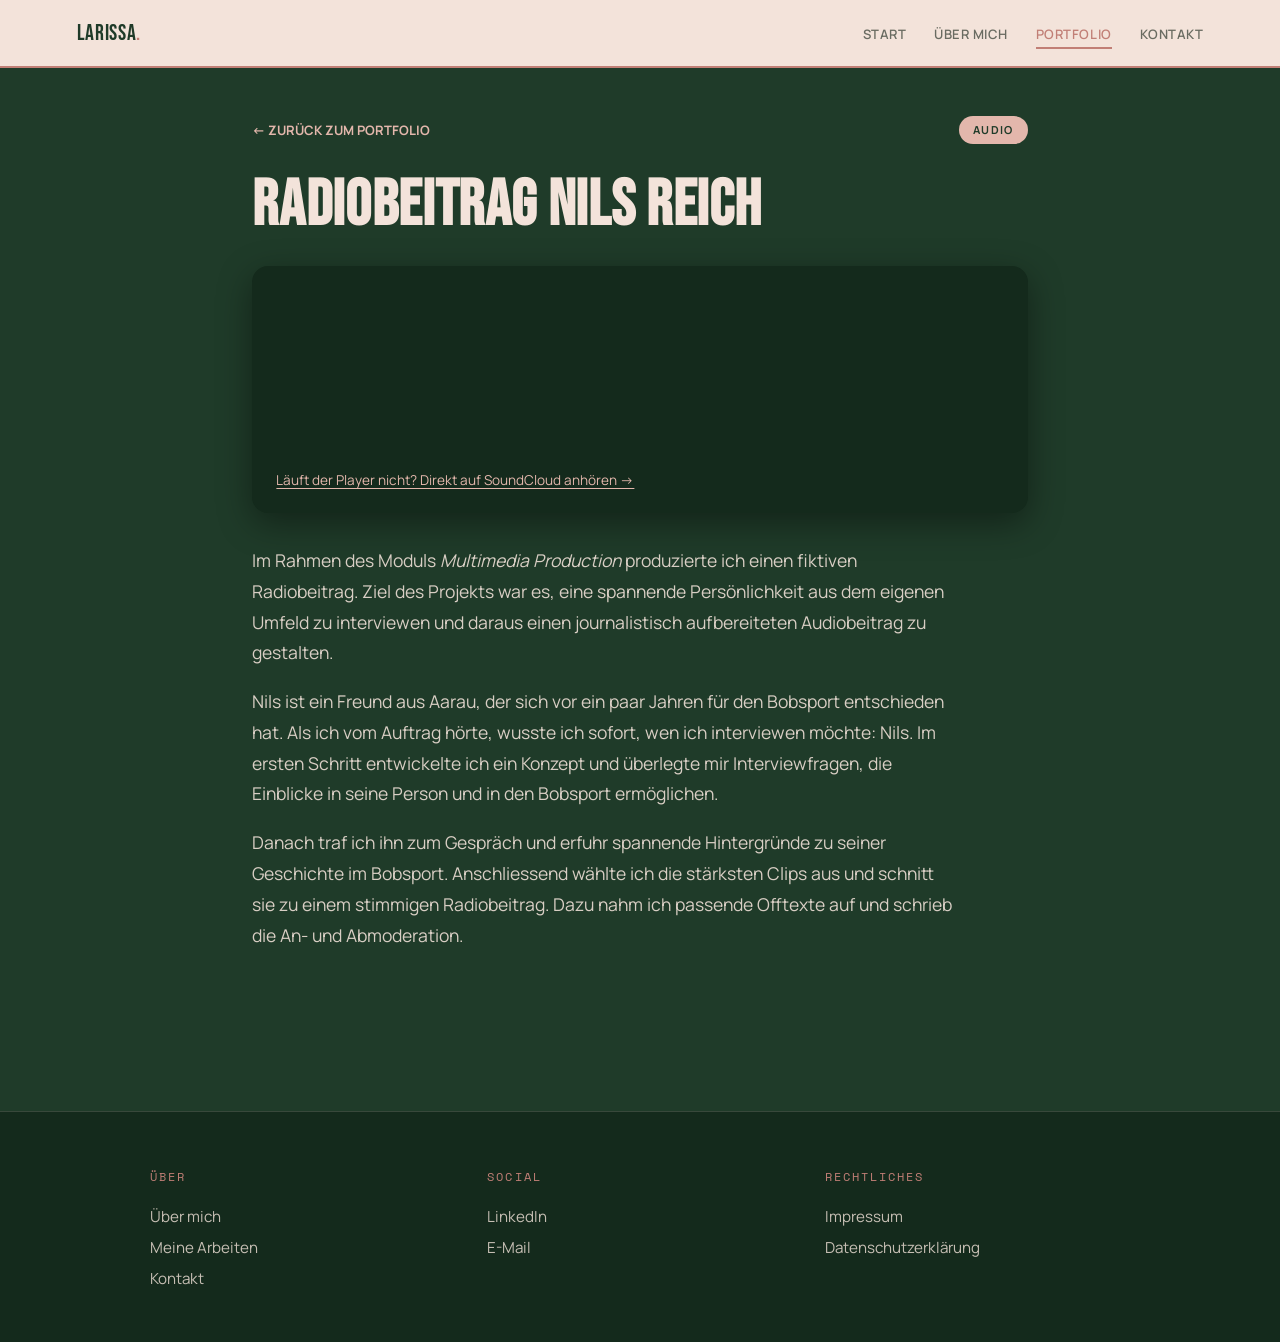
<file: projekt-audio.html>
<!DOCTYPE html>
<html lang="de">
<head>
<meta charset="UTF-8">
<meta name="format-detection" content="telephone=no, date=no, address=no, email=no">
<meta name="viewport" content="width=device-width, initial-scale=1.0">
<title>Radiobeitrag Nils Reich — Larissa Vock</title>
<link rel="preconnect" href="https://fonts.googleapis.com">
<link href="https://fonts.googleapis.com/css2?family=Bebas+Neue&family=Space+Mono:wght@400;700&family=Manrope:wght@300;400;500;600;700&display=swap" rel="stylesheet">
<link rel="icon" href="favicon.svg?v=202611191153" type="image/svg+xml">
<link rel="icon" href="favicon-32.png?v=202611191153" type="image/png" sizes="32x32">
<link rel="apple-touch-icon" href="apple-touch-icon.png?v=202611191153">
<link rel="stylesheet" href="style.css?v=202611191153">
</head>
<body>

<nav class="site-nav">
  <a href="index.html" class="logo">LARISSA<span>.</span></a>
  <ul class="nav-links">
    <li><a href="index.html">START</a></li>
    <li><a href="ueber-mich.html">ÜBER MICH</a></li>
    <li><a href="portfolio.html" class="active">PORTFOLIO</a></li>
    <li><a href="kontakt.html">KONTAKT</a></li>
  </ul>
</nav>

<div class="page project-wrap">
  <a href="portfolio.html" class="back-link">← ZURÜCK ZUM PORTFOLIO</a>
  <div class="project-cat mono">AUDIO</div>
  <h1>Radiobeitrag Nils Reich</h1>

  <div class="project-media">
    <div class="audio-embed">
      <iframe width="100%" height="166" scrolling="no" frameborder="no" allow="autoplay"
        src="https://w.soundcloud.com/player/?url=https%3A//soundcloud.com/larissa-vock/radio-beitrag-nils-reich&color=%23c17f76&auto_play=false&hide_related=true&show_comments=false&show_user=true&show_reposts=false&show_teaser=true">
      </iframe>
      <p class="audio-fallback"><a href="https://soundcloud.com/larissa-vock/radio-beitrag-nils-reich" target="_blank" rel="noopener">Läuft der Player nicht? Direkt auf SoundCloud anhören →</a></p>
    </div>
  </div>

  <div class="project-text">
    <p>Im Rahmen des Moduls <em>Multimedia Production</em> produzierte ich einen fiktiven Radiobeitrag.
    Ziel des Projekts war es, eine spannende Persönlichkeit aus dem eigenen Umfeld zu interviewen und
    daraus einen journalistisch aufbereiteten Audiobeitrag zu gestalten.</p>
    <p>Nils ist ein Freund aus Aarau, der sich vor ein paar Jahren für den Bobsport entschieden hat. Als ich
    vom Auftrag hörte, wusste ich sofort, wen ich interviewen möchte: Nils. Im ersten Schritt entwickelte ich ein Konzept und
    überlegte mir Interviewfragen, die Einblicke in seine Person und in den Bobsport ermöglichen.</p>
    <p>Danach traf ich ihn zum Gespräch und erfuhr spannende Hintergründe zu seiner Geschichte im Bobsport.
    Anschliessend wählte ich die stärksten Clips aus und schnitt sie zu einem stimmigen Radiobeitrag. Dazu
    nahm ich passende Offtexte auf und schrieb die An- und Abmoderation.</p>
  </div>
</div>


<footer class="site-footer">
  <div class="footer-inner">
    <div class="footer-cols">
      <div class="footer-col">
        <h4>Über</h4>
        <a href="ueber-mich.html">Über mich</a>
        <a href="portfolio.html">Meine Arbeiten</a>
        <a href="kontakt.html">Kontakt</a>
      </div>
      <div class="footer-col">
        <h4>Social</h4>
        <a href="https://www.linkedin.com/in/larissa-vock-81aab3216/" target="_blank" rel="noopener">LinkedIn</a>
        <a href="mailto:larissa.vock@bluewin.ch">E-Mail</a>
      </div>
      <div class="footer-col">
        <h4>Rechtliches</h4>
        <a href="impressum.html">Impressum</a>
        <a href="datenschutz.html">Datenschutzerklärung</a>
      </div>
    </div>
  </div>
</footer>

<script src="lenis.min.js?v=202611191153"></script>
<script src="motion.js?v=202611191153"></script>
</body>
</html>
</file>
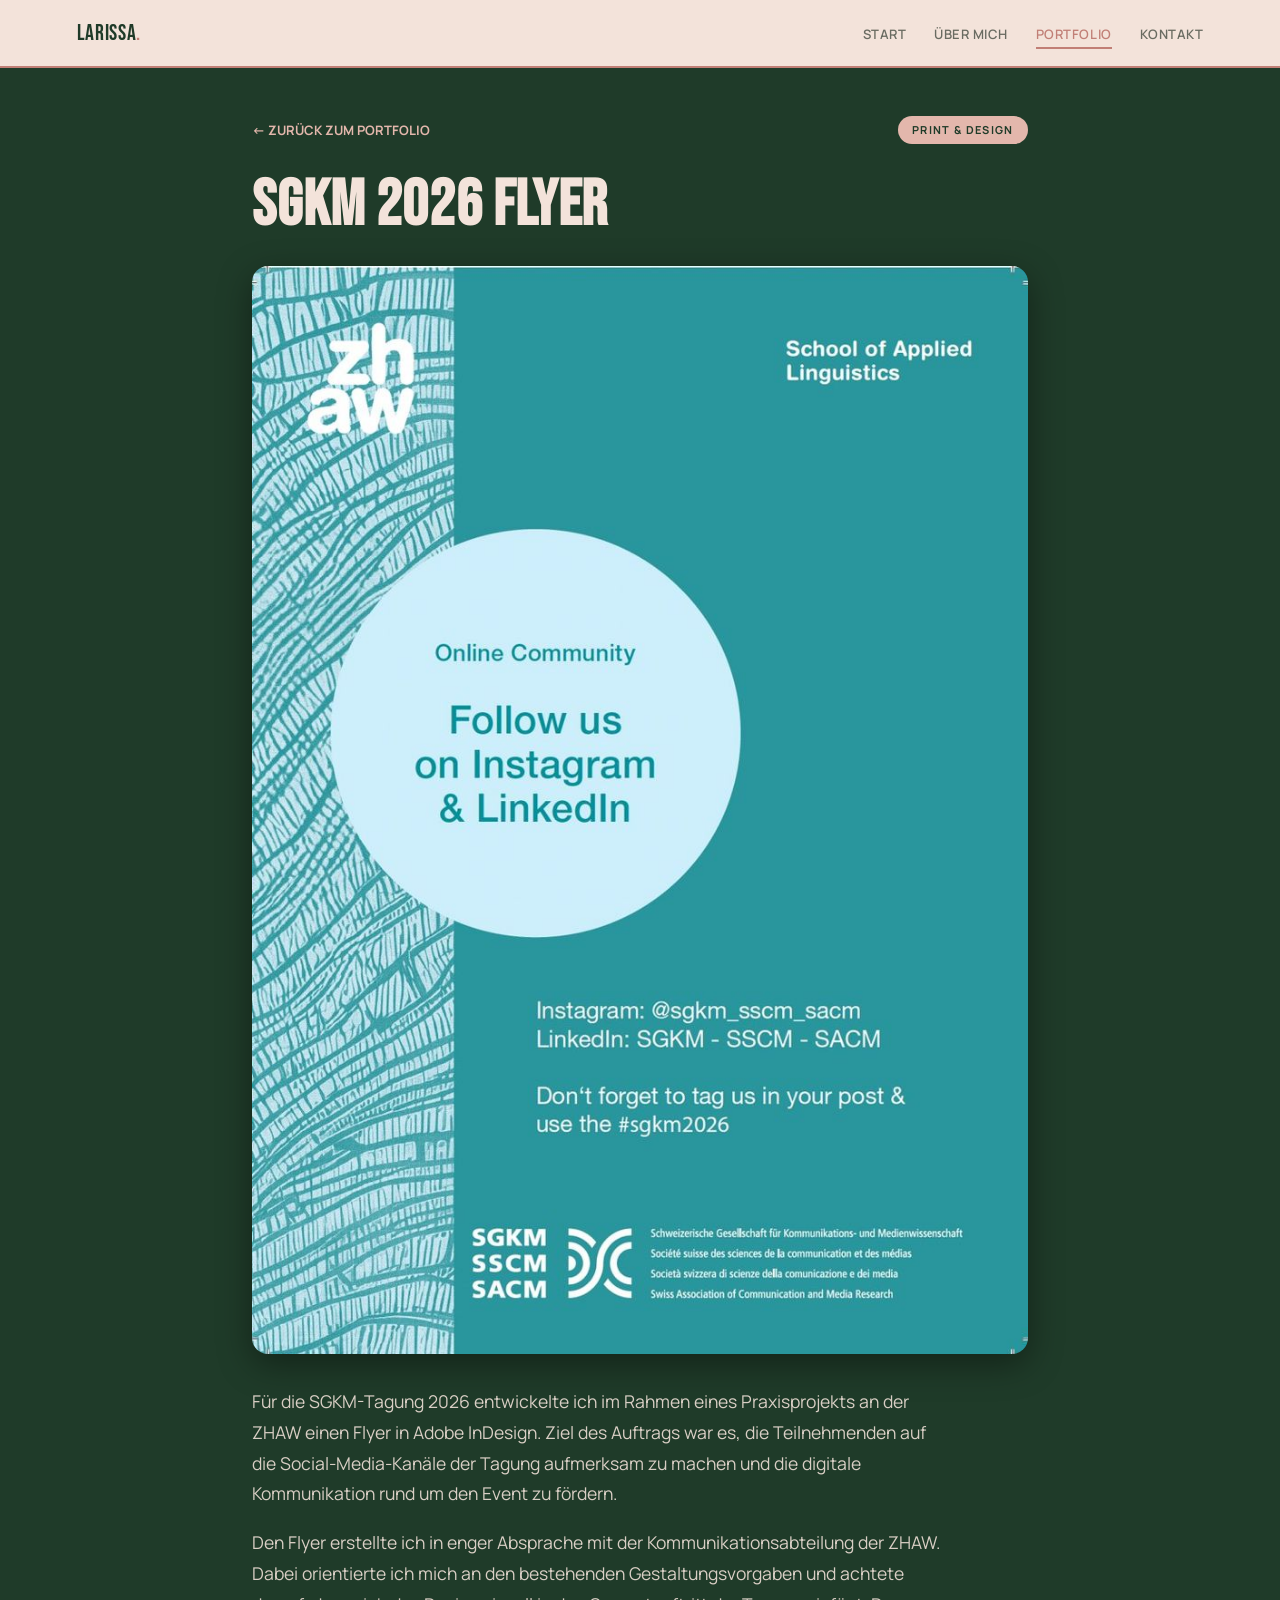
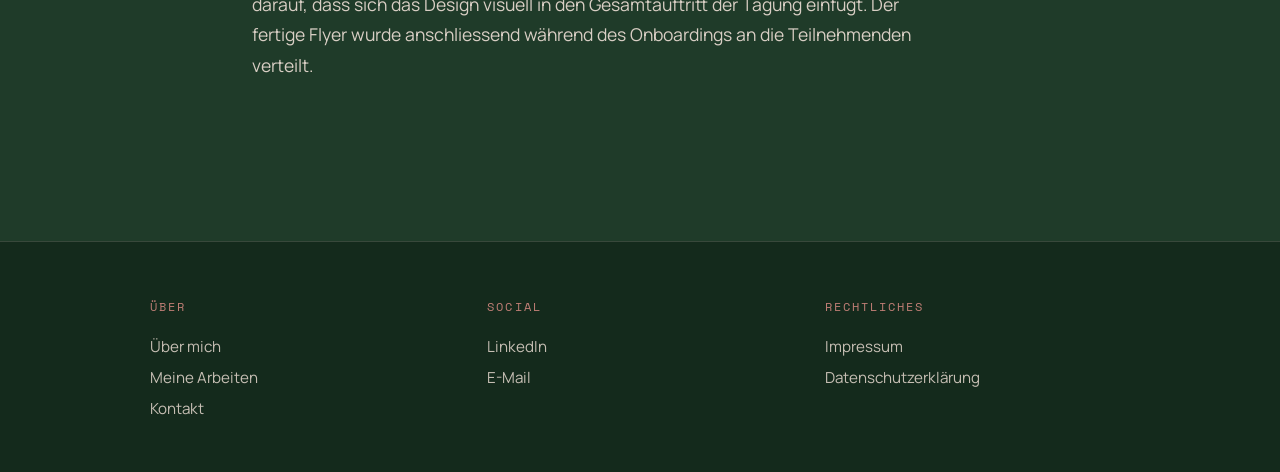
<file: projekt-flyer.html>
<!DOCTYPE html>
<html lang="de">
<head>
<meta charset="UTF-8">
<meta name="format-detection" content="telephone=no, date=no, address=no, email=no">
<meta name="viewport" content="width=device-width, initial-scale=1.0">
<title>SGKM 2026 Flyer — Larissa Vock</title>
<link rel="preconnect" href="https://fonts.googleapis.com">
<link href="https://fonts.googleapis.com/css2?family=Bebas+Neue&family=Space+Mono:wght@400;700&family=Manrope:wght@300;400;500;600;700&display=swap" rel="stylesheet">
<link rel="icon" href="favicon.svg?v=202611191153" type="image/svg+xml">
<link rel="icon" href="favicon-32.png?v=202611191153" type="image/png" sizes="32x32">
<link rel="apple-touch-icon" href="apple-touch-icon.png?v=202611191153">
<link rel="stylesheet" href="style.css?v=202611191153">
</head>
<body>

<nav class="site-nav">
  <a href="index.html" class="logo">LARISSA<span>.</span></a>
  <ul class="nav-links">
    <li><a href="index.html">START</a></li>
    <li><a href="ueber-mich.html">ÜBER MICH</a></li>
    <li><a href="portfolio.html" class="active">PORTFOLIO</a></li>
    <li><a href="kontakt.html">KONTAKT</a></li>
  </ul>
</nav>

<div class="page project-wrap">
  <a href="portfolio.html" class="back-link">← ZURÜCK ZUM PORTFOLIO</a>
  <div class="project-cat mono">PRINT &amp; DESIGN</div>
  <h1>SGKM 2026 Flyer</h1>

  <div class="project-media">
    <img src="flyer.jpg" alt="SGKM 2026 Flyer">
  </div>

  <div class="project-text">
    <p>Für die SGKM-Tagung 2026 entwickelte ich im Rahmen eines Praxisprojekts an der ZHAW einen Flyer in
    Adobe InDesign. Ziel des Auftrags war es, die Teilnehmenden auf die Social-Media-Kanäle der Tagung
    aufmerksam zu machen und die digitale Kommunikation rund um den Event zu fördern.</p>
    <p>Den Flyer erstellte ich in enger Absprache mit der Kommunikationsabteilung der ZHAW. Dabei orientierte
    ich mich an den bestehenden Gestaltungsvorgaben und achtete darauf, dass sich das Design visuell in den
    Gesamtauftritt der Tagung einfügt. Der fertige Flyer wurde anschliessend während des Onboardings an die
    Teilnehmenden verteilt.</p>
  </div>
</div>


<footer class="site-footer">
  <div class="footer-inner">
    <div class="footer-cols">
      <div class="footer-col">
        <h4>Über</h4>
        <a href="ueber-mich.html">Über mich</a>
        <a href="portfolio.html">Meine Arbeiten</a>
        <a href="kontakt.html">Kontakt</a>
      </div>
      <div class="footer-col">
        <h4>Social</h4>
        <a href="https://www.linkedin.com/in/larissa-vock-81aab3216/" target="_blank" rel="noopener">LinkedIn</a>
        <a href="mailto:larissa.vock@bluewin.ch">E-Mail</a>
      </div>
      <div class="footer-col">
        <h4>Rechtliches</h4>
        <a href="impressum.html">Impressum</a>
        <a href="datenschutz.html">Datenschutzerklärung</a>
      </div>
    </div>
  </div>
</footer>

<script src="lenis.min.js?v=202611191153"></script>
<script src="motion.js?v=202611191153"></script>
</body>
</html>
</file>
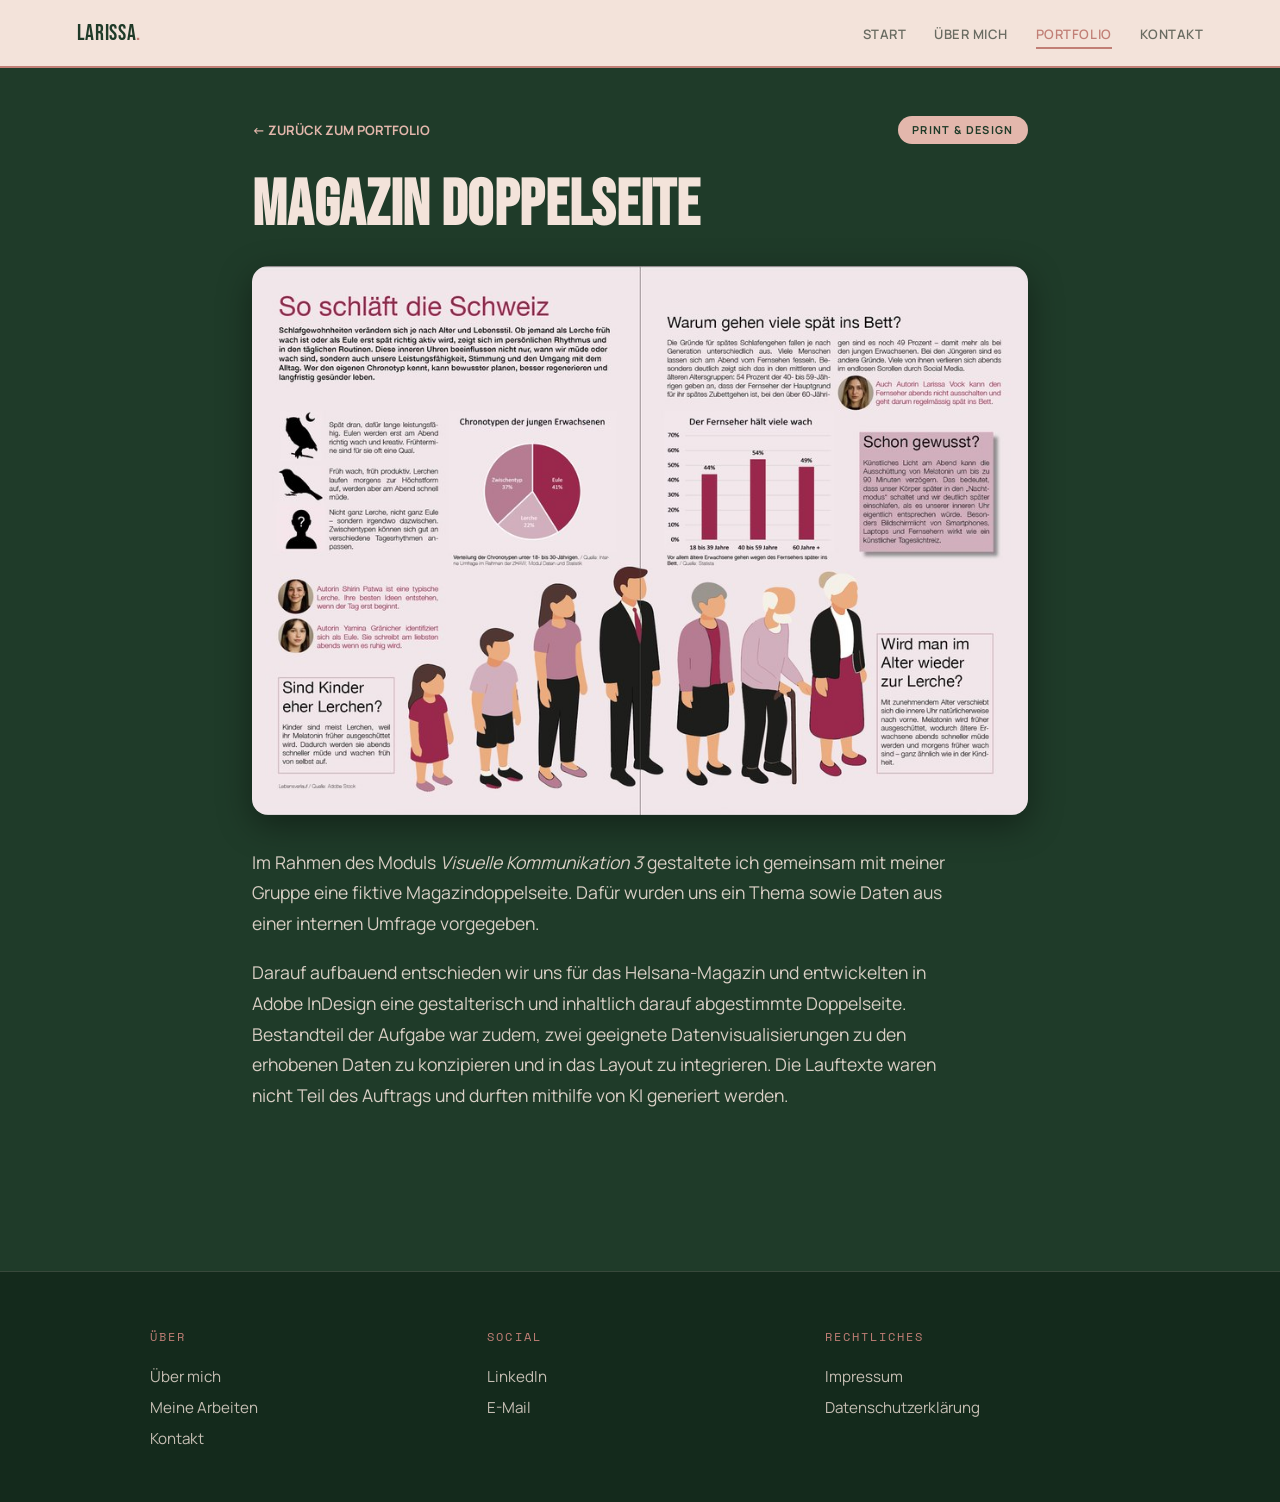
<file: projekt-magazin.html>
<!DOCTYPE html>
<html lang="de">
<head>
<meta charset="UTF-8">
<meta name="format-detection" content="telephone=no, date=no, address=no, email=no">
<meta name="viewport" content="width=device-width, initial-scale=1.0">
<title>Magazin Doppelseite — Larissa Vock</title>
<link rel="preconnect" href="https://fonts.googleapis.com">
<link href="https://fonts.googleapis.com/css2?family=Bebas+Neue&family=Space+Mono:wght@400;700&family=Manrope:wght@300;400;500;600;700&display=swap" rel="stylesheet">
<link rel="icon" href="favicon.svg?v=202611191153" type="image/svg+xml">
<link rel="icon" href="favicon-32.png?v=202611191153" type="image/png" sizes="32x32">
<link rel="apple-touch-icon" href="apple-touch-icon.png?v=202611191153">
<link rel="stylesheet" href="style.css?v=202611191153">
</head>
<body>

<nav class="site-nav">
  <a href="index.html" class="logo">LARISSA<span>.</span></a>
  <ul class="nav-links">
    <li><a href="index.html">START</a></li>
    <li><a href="ueber-mich.html">ÜBER MICH</a></li>
    <li><a href="portfolio.html" class="active">PORTFOLIO</a></li>
    <li><a href="kontakt.html">KONTAKT</a></li>
  </ul>
</nav>

<div class="page project-wrap">
  <a href="portfolio.html" class="back-link">← ZURÜCK ZUM PORTFOLIO</a>
  <div class="project-cat mono">PRINT &amp; DESIGN</div>
  <h1>Magazin Doppelseite</h1>

  <div class="project-media">
    <img src="magazin.jpg" alt="Magazin Doppelseite: So schläft die Schweiz">
  </div>

  <div class="project-text">
    <p>Im Rahmen des Moduls <em>Visuelle Kommunikation 3</em> gestaltete ich gemeinsam mit meiner Gruppe eine
    fiktive Magazindoppelseite. Dafür wurden uns ein Thema sowie Daten aus einer internen Umfrage
    vorgegeben.</p>
    <p>Darauf aufbauend entschieden wir uns für das Helsana-Magazin und entwickelten in Adobe InDesign eine
    gestalterisch und inhaltlich darauf abgestimmte Doppelseite. Bestandteil der Aufgabe war zudem, zwei
    geeignete Datenvisualisierungen zu den erhobenen Daten zu konzipieren und in das Layout zu integrieren.
    Die Lauftexte waren nicht Teil des Auftrags und durften mithilfe von KI generiert werden.</p>
  </div>
</div>


<footer class="site-footer">
  <div class="footer-inner">
    <div class="footer-cols">
      <div class="footer-col">
        <h4>Über</h4>
        <a href="ueber-mich.html">Über mich</a>
        <a href="portfolio.html">Meine Arbeiten</a>
        <a href="kontakt.html">Kontakt</a>
      </div>
      <div class="footer-col">
        <h4>Social</h4>
        <a href="https://www.linkedin.com/in/larissa-vock-81aab3216/" target="_blank" rel="noopener">LinkedIn</a>
        <a href="mailto:larissa.vock@bluewin.ch">E-Mail</a>
      </div>
      <div class="footer-col">
        <h4>Rechtliches</h4>
        <a href="impressum.html">Impressum</a>
        <a href="datenschutz.html">Datenschutzerklärung</a>
      </div>
    </div>
  </div>
</footer>

<script src="lenis.min.js?v=202611191153"></script>
<script src="motion.js?v=202611191153"></script>
</body>
</html>
</file>
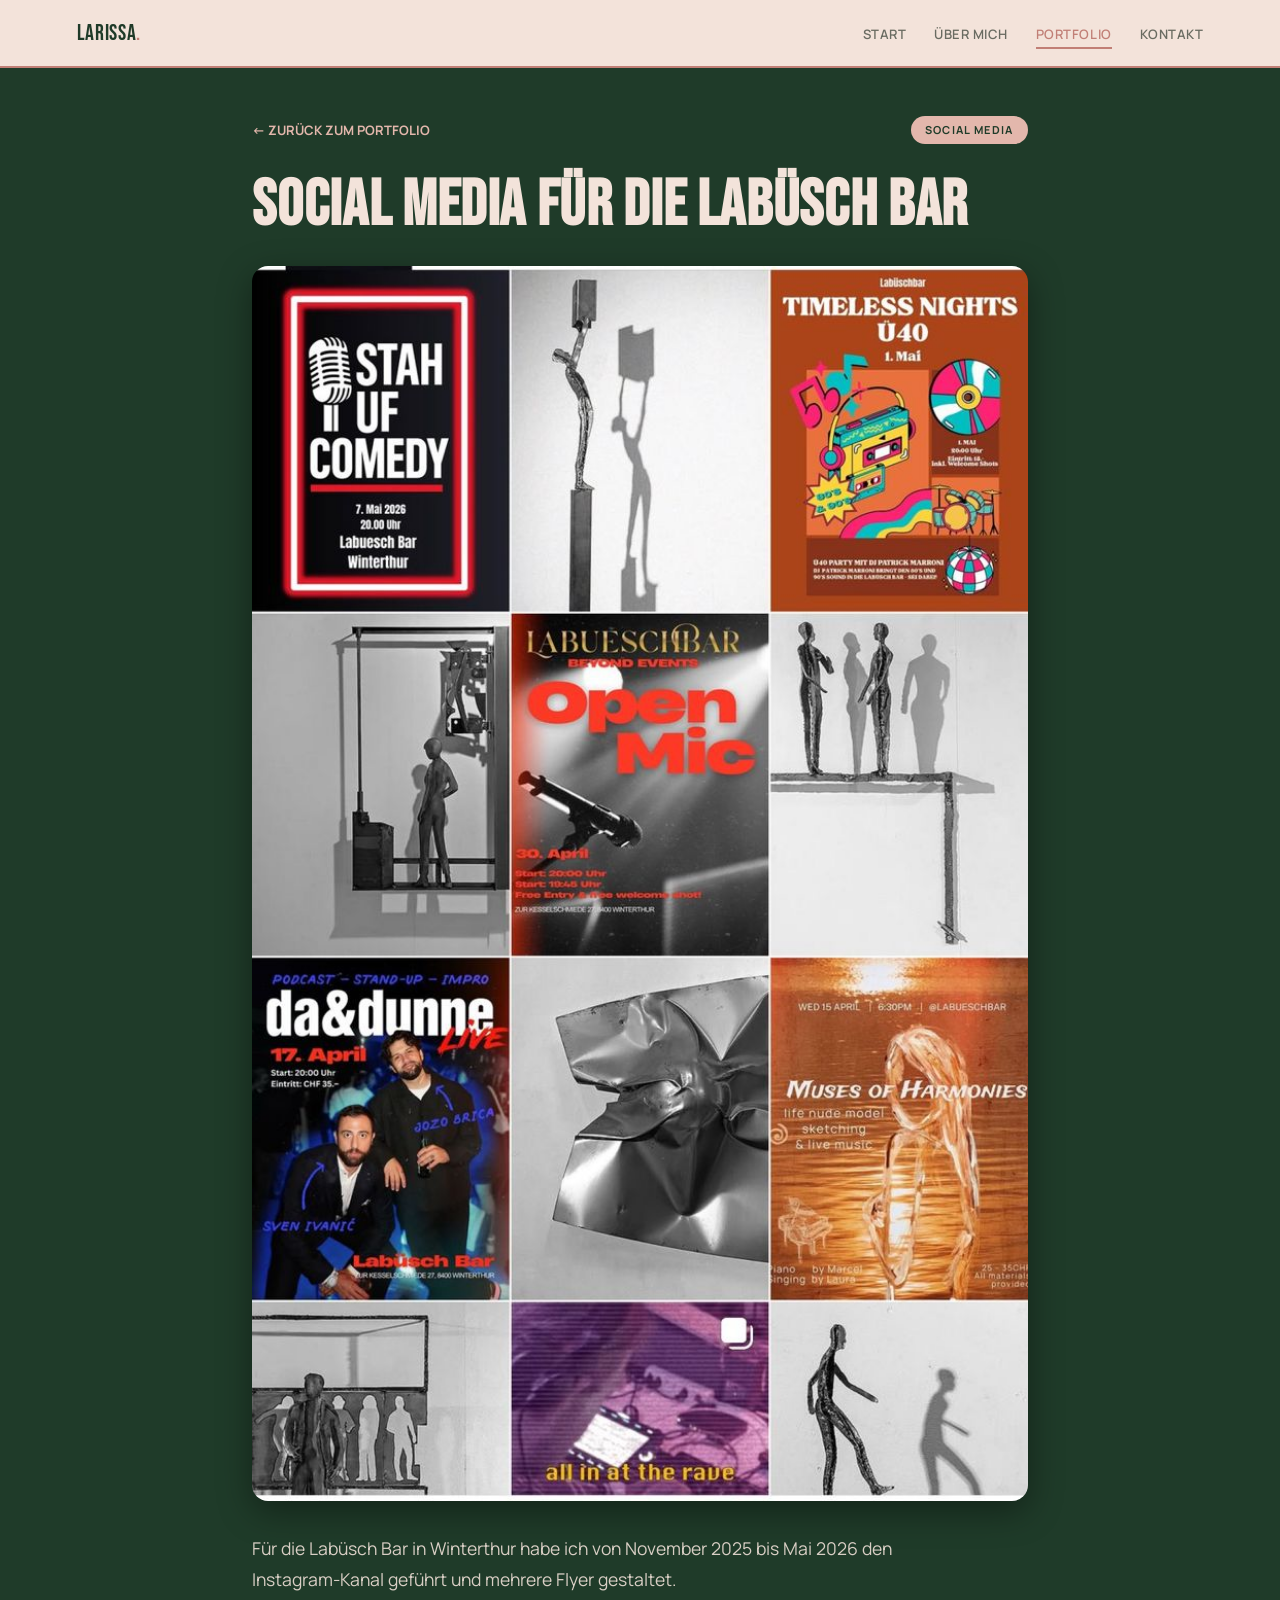
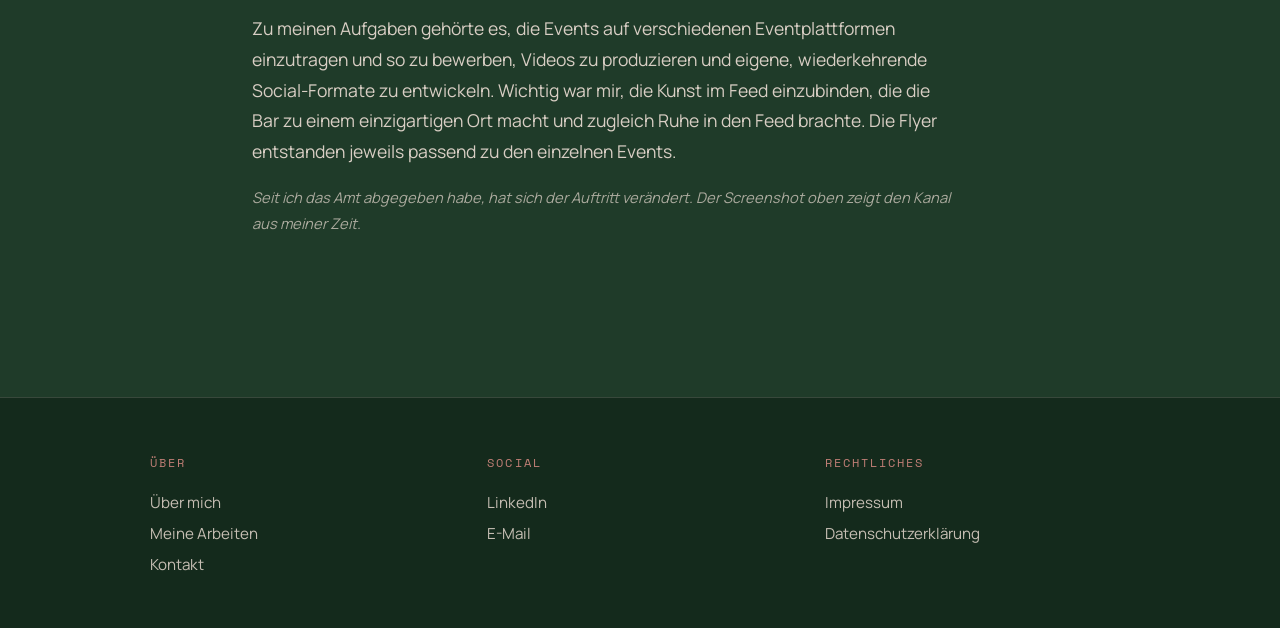
<file: projekt-social-media.html>
<!DOCTYPE html>
<html lang="de">
<head>
<meta charset="UTF-8">
<meta name="format-detection" content="telephone=no, date=no, address=no, email=no">
<meta name="viewport" content="width=device-width, initial-scale=1.0">
<title>Social Media für die Labüsch Bar — Larissa Vock</title>
<link rel="preconnect" href="https://fonts.googleapis.com">
<link href="https://fonts.googleapis.com/css2?family=Bebas+Neue&family=Space+Mono:wght@400;700&family=Manrope:wght@300;400;500;600;700&display=swap" rel="stylesheet">
<link rel="icon" href="favicon.svg?v=202611191153" type="image/svg+xml">
<link rel="icon" href="favicon-32.png?v=202611191153" type="image/png" sizes="32x32">
<link rel="apple-touch-icon" href="apple-touch-icon.png?v=202611191153">
<link rel="stylesheet" href="style.css?v=202611191153">
</head>
<body>

<nav class="site-nav">
  <a href="index.html" class="logo">LARISSA<span>.</span></a>
  <ul class="nav-links">
    <li><a href="index.html">START</a></li>
    <li><a href="ueber-mich.html">ÜBER MICH</a></li>
    <li><a href="portfolio.html" class="active">PORTFOLIO</a></li>
    <li><a href="kontakt.html">KONTAKT</a></li>
  </ul>
</nav>

<div class="page project-wrap">
  <a href="portfolio.html" class="back-link">← ZURÜCK ZUM PORTFOLIO</a>
  <div class="project-cat mono">SOCIAL MEDIA</div>
  <h1>Social Media für die Labüsch Bar</h1>

  <div class="project-media">
    <img src="social-labuesch.jpg" alt="Social Media Posts für die Labüsch Bar">
  </div>

  <div class="project-text">
    <p>Für die Labüsch Bar in Winterthur habe ich von November 2025 bis Mai 2026 den Instagram-Kanal
    geführt und mehrere Flyer gestaltet.</p>
    <p>Zu meinen Aufgaben gehörte es, die Events auf verschiedenen Eventplattformen einzutragen und so zu
    bewerben, Videos zu produzieren und eigene, wiederkehrende Social-Formate zu entwickeln. Wichtig war
    mir, die Kunst im Feed einzubinden, die die Bar zu einem einzigartigen Ort macht und zugleich Ruhe in
    den Feed brachte.
    Die Flyer entstanden jeweils passend zu den einzelnen Events.</p>
    <p class="project-note">Seit ich das Amt abgegeben habe, hat sich der Auftritt verändert. Der Screenshot
    oben zeigt den Kanal aus meiner Zeit.</p>
  </div>
</div>


<footer class="site-footer">
  <div class="footer-inner">
    <div class="footer-cols">
      <div class="footer-col">
        <h4>Über</h4>
        <a href="ueber-mich.html">Über mich</a>
        <a href="portfolio.html">Meine Arbeiten</a>
        <a href="kontakt.html">Kontakt</a>
      </div>
      <div class="footer-col">
        <h4>Social</h4>
        <a href="https://www.linkedin.com/in/larissa-vock-81aab3216/" target="_blank" rel="noopener">LinkedIn</a>
        <a href="mailto:larissa.vock@bluewin.ch">E-Mail</a>
      </div>
      <div class="footer-col">
        <h4>Rechtliches</h4>
        <a href="impressum.html">Impressum</a>
        <a href="datenschutz.html">Datenschutzerklärung</a>
      </div>
    </div>
  </div>
</footer>

<script src="lenis.min.js?v=202611191153"></script>
<script src="motion.js?v=202611191153"></script>
</body>
</html>
</file>
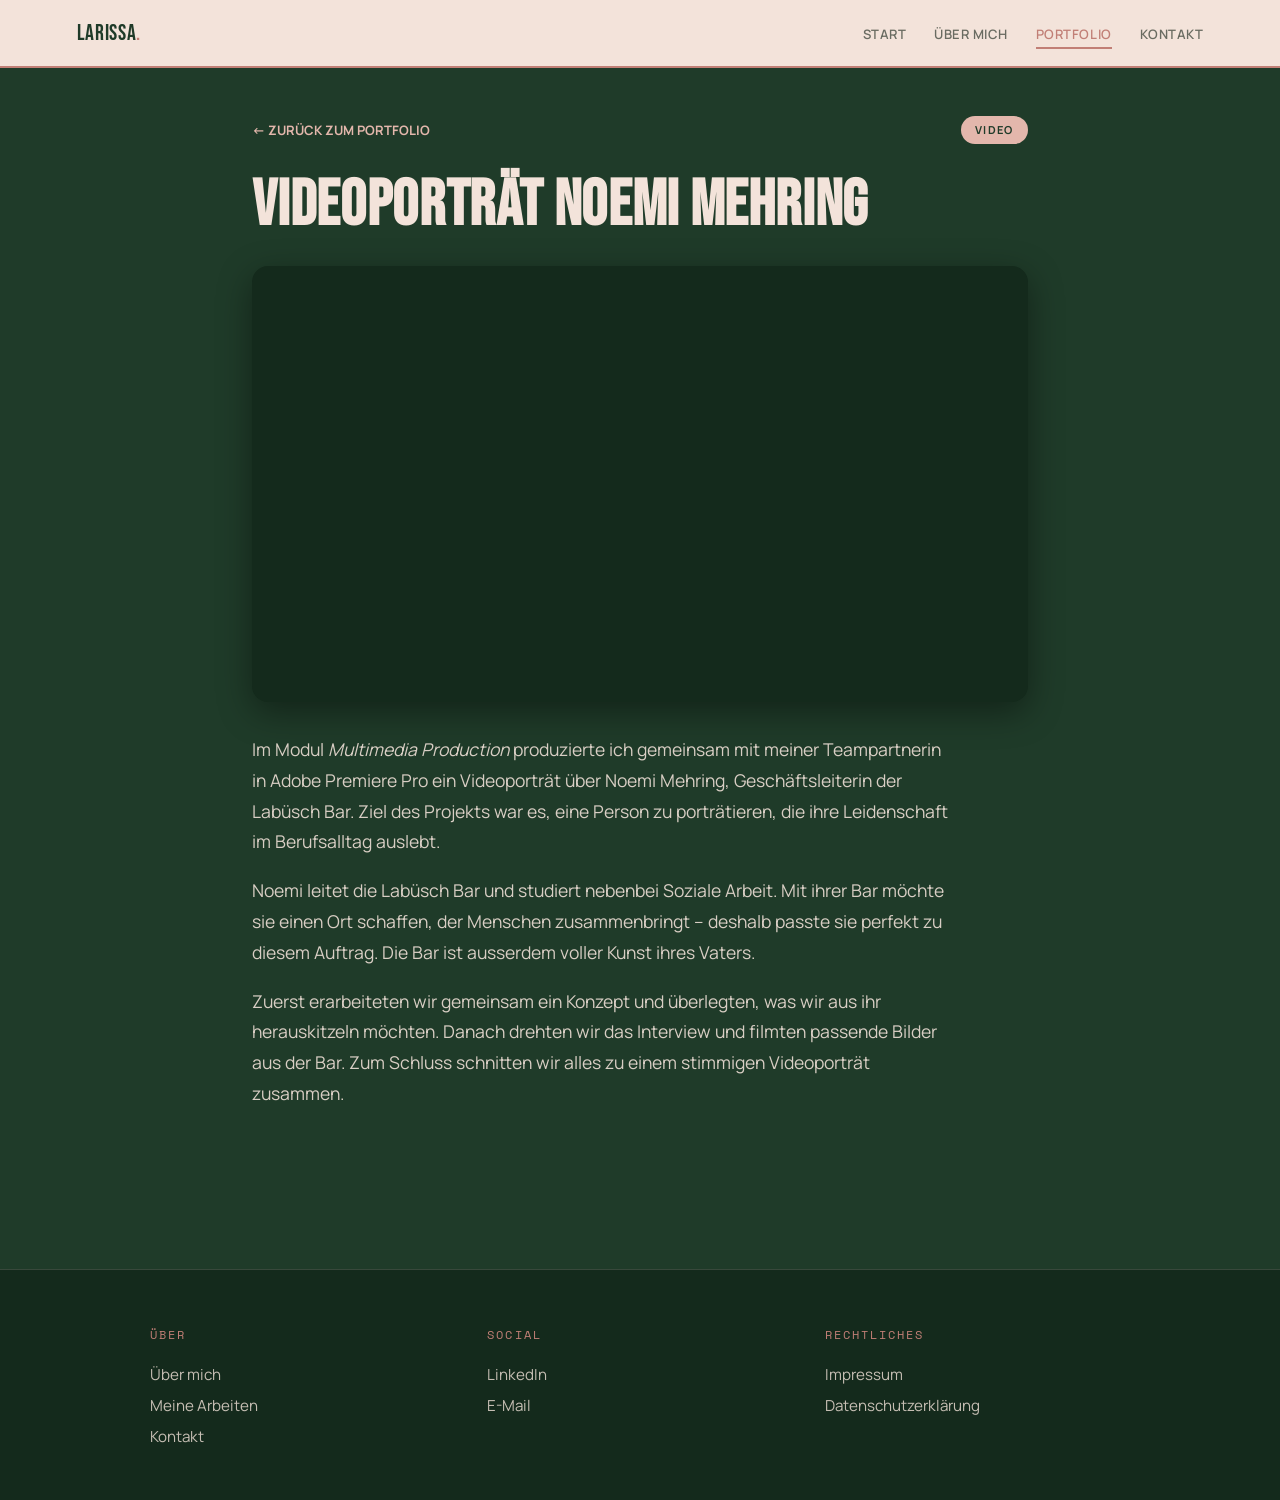
<file: projekt-video.html>
<!DOCTYPE html>
<html lang="de">
<head>
<meta charset="UTF-8">
<meta name="format-detection" content="telephone=no, date=no, address=no, email=no">
<meta name="viewport" content="width=device-width, initial-scale=1.0">
<title>Videoporträt Noemi Mehring — Larissa Vock</title>
<link rel="preconnect" href="https://fonts.googleapis.com">
<link href="https://fonts.googleapis.com/css2?family=Bebas+Neue&family=Space+Mono:wght@400;700&family=Manrope:wght@300;400;500;600;700&display=swap" rel="stylesheet">
<link rel="icon" href="favicon.svg?v=202611191153" type="image/svg+xml">
<link rel="icon" href="favicon-32.png?v=202611191153" type="image/png" sizes="32x32">
<link rel="apple-touch-icon" href="apple-touch-icon.png?v=202611191153">
<link rel="stylesheet" href="style.css?v=202611191153">
</head>
<body>

<nav class="site-nav">
  <a href="index.html" class="logo">LARISSA<span>.</span></a>
  <ul class="nav-links">
    <li><a href="index.html">START</a></li>
    <li><a href="ueber-mich.html">ÜBER MICH</a></li>
    <li><a href="portfolio.html" class="active">PORTFOLIO</a></li>
    <li><a href="kontakt.html">KONTAKT</a></li>
  </ul>
</nav>

<div class="page project-wrap">
  <a href="portfolio.html" class="back-link">← ZURÜCK ZUM PORTFOLIO</a>
  <div class="project-cat mono">VIDEO</div>
  <h1>Videoporträt Noemi Mehring</h1>

  <div class="project-media">
    <div class="ratio-16-9">
      <iframe src="https://player.vimeo.com/video/1195604204?h=06d91751c9"
        frameborder="0" allow="autoplay; fullscreen; picture-in-picture" allowfullscreen></iframe>
    </div>
  </div>

  <div class="project-text">
    <p>Im Modul <em>Multimedia Production</em> produzierte ich gemeinsam mit meiner Teampartnerin in
    Adobe Premiere Pro ein Videoporträt über Noemi Mehring, Geschäftsleiterin der Labüsch Bar. Ziel des
    Projekts war es, eine Person zu porträtieren, die ihre Leidenschaft im Berufsalltag auslebt.</p>
    <p>Noemi leitet die Labüsch Bar und studiert nebenbei Soziale Arbeit. Mit ihrer Bar möchte sie einen Ort
    schaffen, der Menschen zusammenbringt – deshalb passte sie perfekt zu diesem Auftrag. Die Bar ist
    ausserdem voller Kunst ihres Vaters.</p>
    <p>Zuerst erarbeiteten wir gemeinsam ein Konzept und überlegten, was wir aus ihr herauskitzeln möchten.
    Danach drehten wir das Interview und filmten passende Bilder aus der Bar. Zum Schluss schnitten wir
    alles zu einem stimmigen Videoporträt zusammen.</p>
  </div>
</div>


<footer class="site-footer">
  <div class="footer-inner">
    <div class="footer-cols">
      <div class="footer-col">
        <h4>Über</h4>
        <a href="ueber-mich.html">Über mich</a>
        <a href="portfolio.html">Meine Arbeiten</a>
        <a href="kontakt.html">Kontakt</a>
      </div>
      <div class="footer-col">
        <h4>Social</h4>
        <a href="https://www.linkedin.com/in/larissa-vock-81aab3216/" target="_blank" rel="noopener">LinkedIn</a>
        <a href="mailto:larissa.vock@bluewin.ch">E-Mail</a>
      </div>
      <div class="footer-col">
        <h4>Rechtliches</h4>
        <a href="impressum.html">Impressum</a>
        <a href="datenschutz.html">Datenschutzerklärung</a>
      </div>
    </div>
  </div>
</footer>

<script src="lenis.min.js?v=202611191153"></script>
<script src="motion.js?v=202611191153"></script>
</body>
</html>
</file>
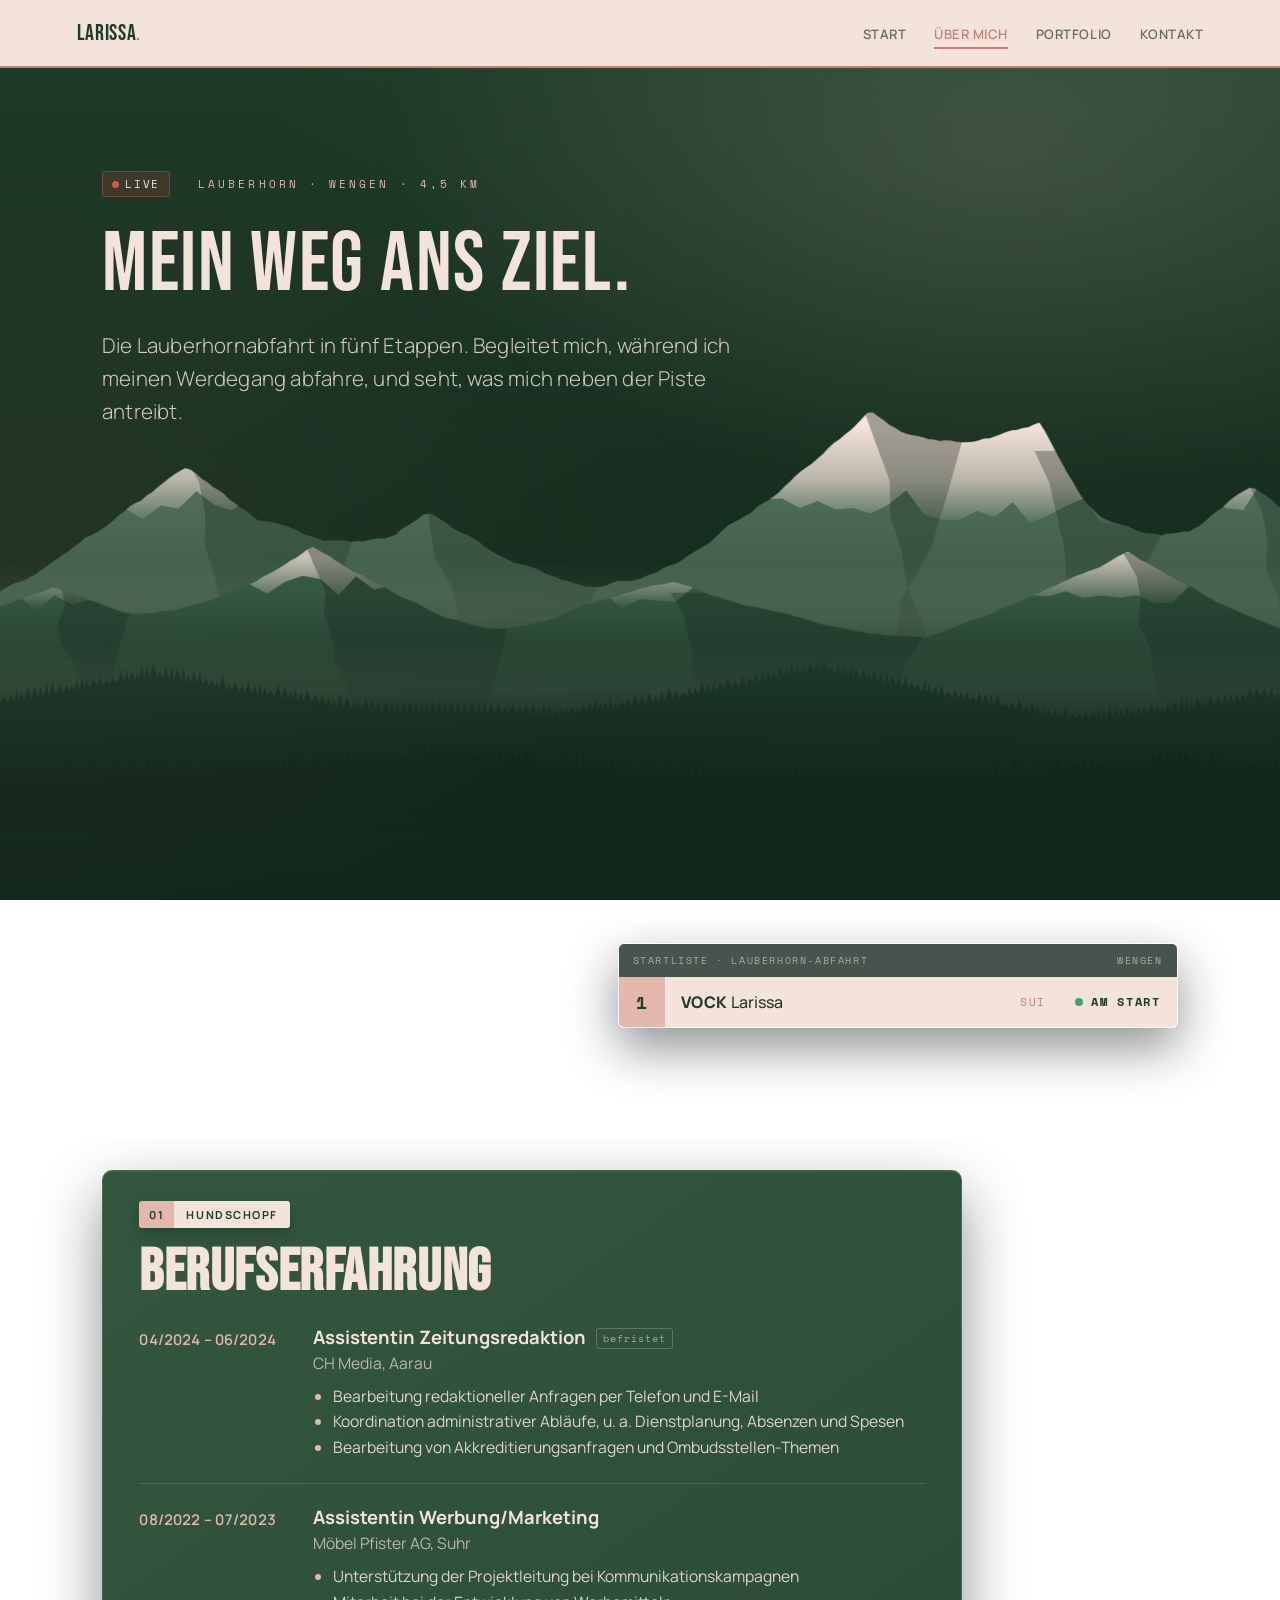
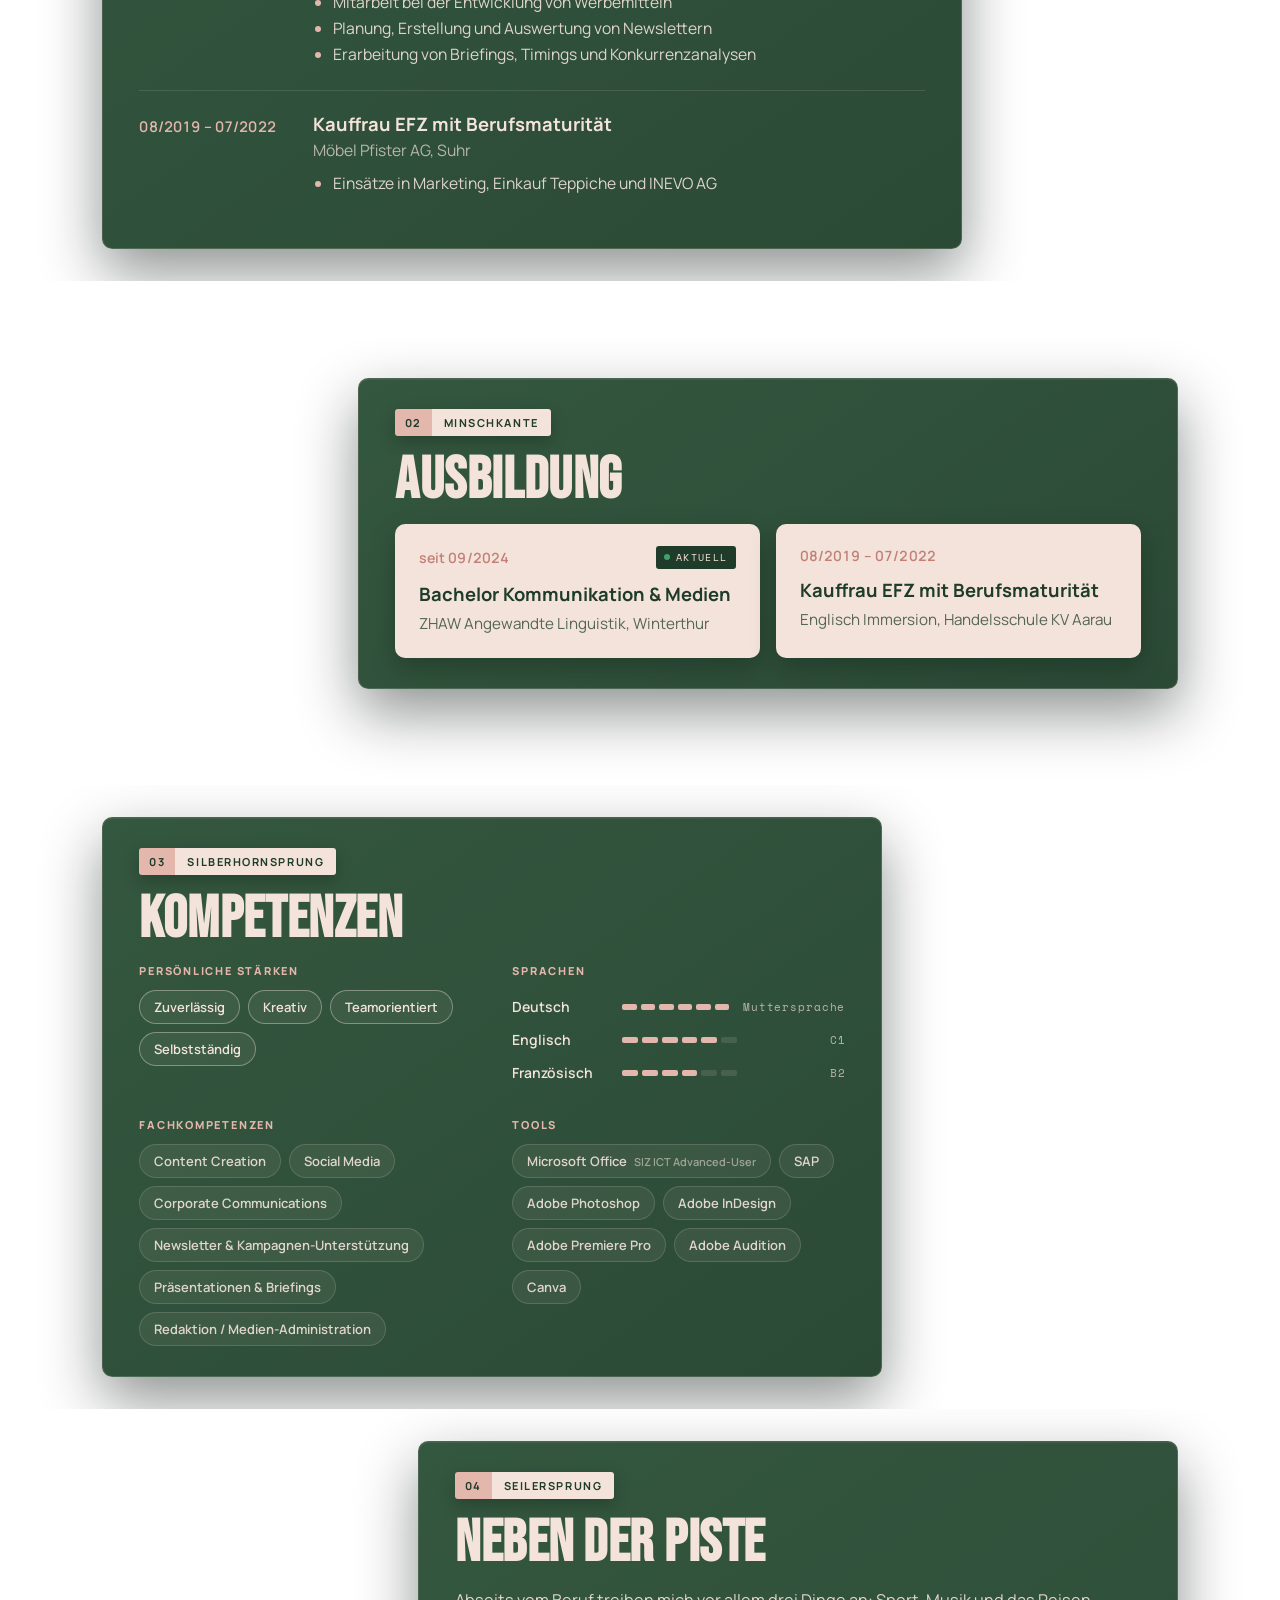
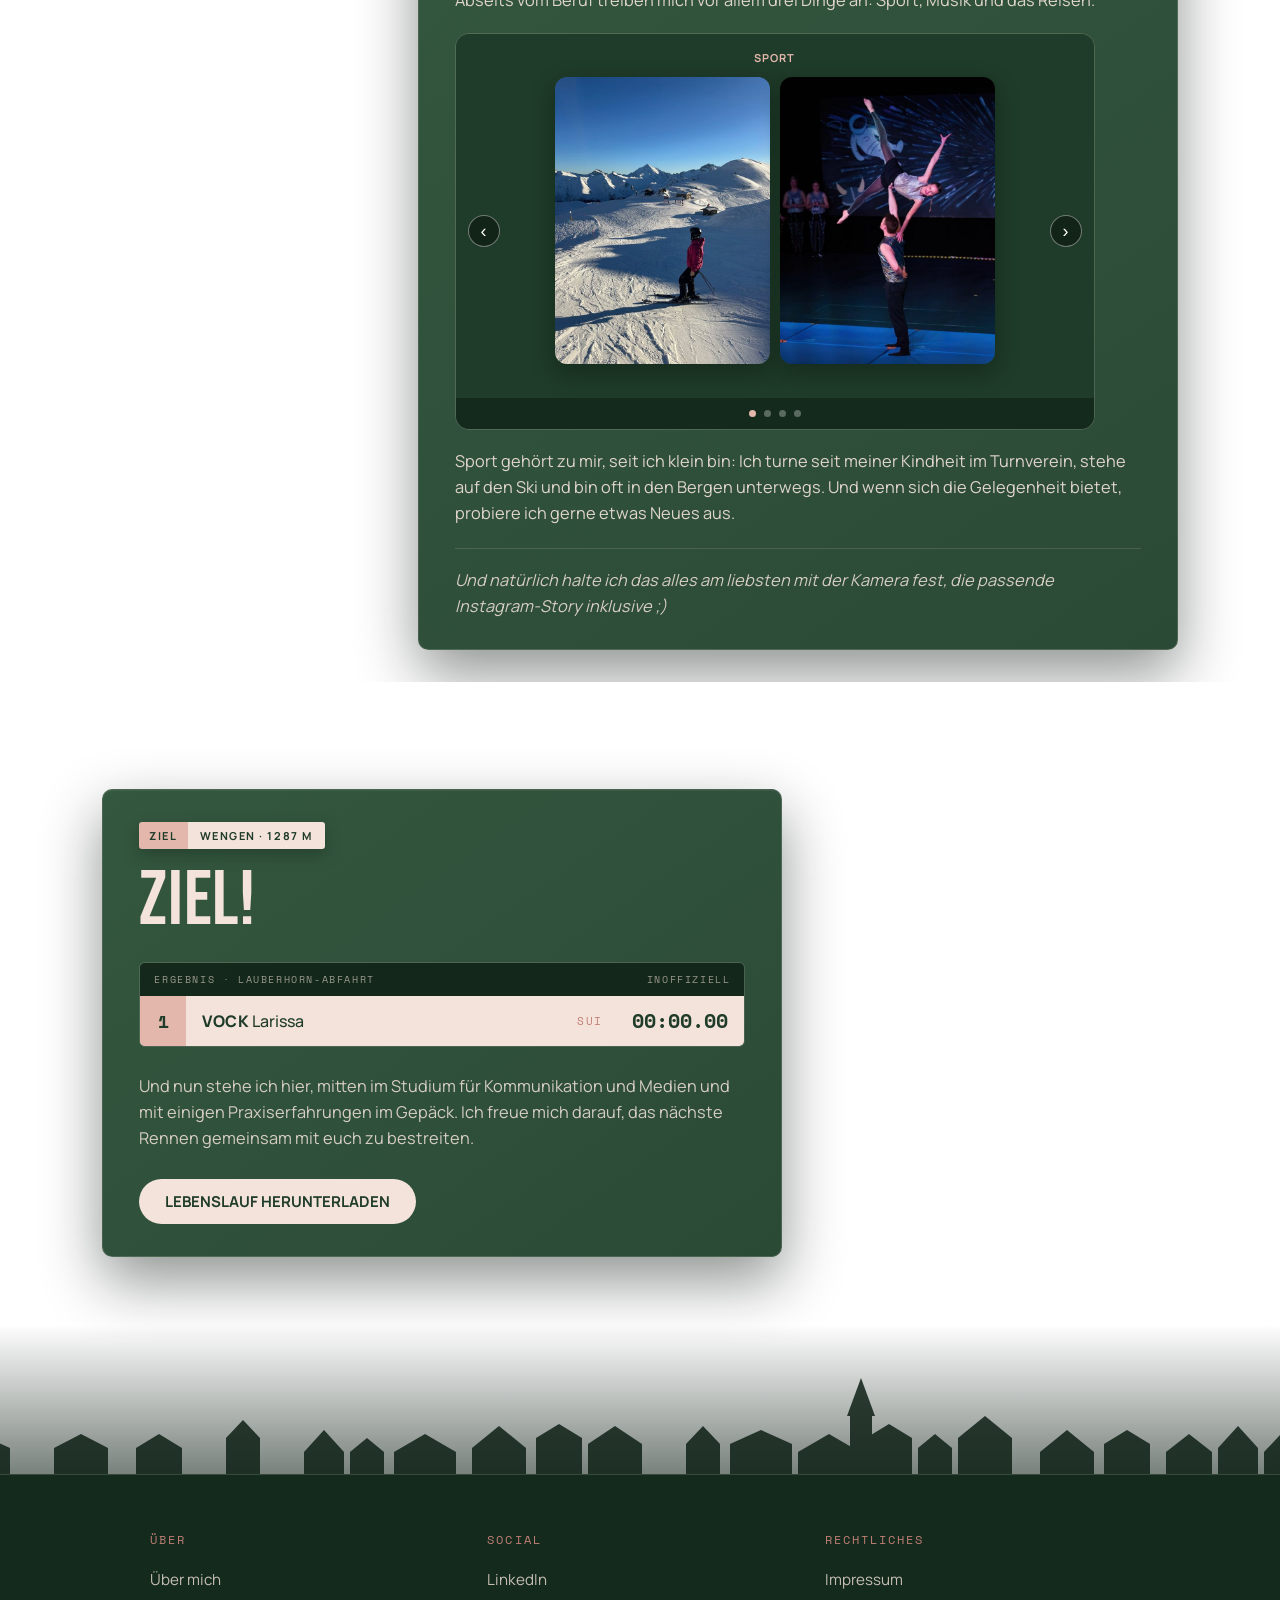
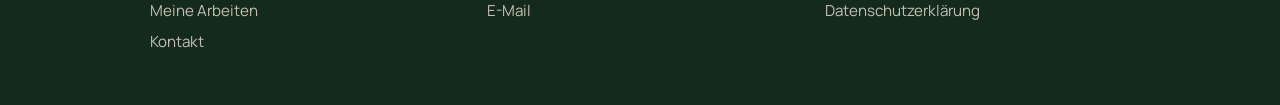
<file: ueber-mich.html>
<!DOCTYPE html>
<html lang="de">
<head>
<meta charset="UTF-8">
<meta name="format-detection" content="telephone=no, date=no, address=no, email=no">
<meta name="viewport" content="width=device-width, initial-scale=1.0">
<title>Über mich — Larissa Vock</title>
<link rel="preconnect" href="https://fonts.googleapis.com">
<link href="https://fonts.googleapis.com/css2?family=Bebas+Neue&family=Space+Mono:wght@400;700&family=Manrope:wght@300;400;500;600;700&display=swap" rel="stylesheet">
<link rel="icon" href="favicon.svg?v=202611191153" type="image/svg+xml">
<link rel="icon" href="favicon-32.png?v=202611191153" type="image/png" sizes="32x32">
<link rel="apple-touch-icon" href="apple-touch-icon.png?v=202611191153">
<link rel="stylesheet" href="style.css?v=202611191153">
</head>
<body>

<nav class="site-nav">
  <a href="index.html" class="logo">LARISSA<span>.</span></a>
  <ul class="nav-links">
    <li><a href="index.html">START</a></li>
    <li><a href="ueber-mich.html" class="active">ÜBER MICH</a></li>
    <li><a href="portfolio.html">PORTFOLIO</a></li>
    <li><a href="kontakt.html">KONTAKT</a></li>
  </ul>
</nav>

<div class="track-overlay" aria-hidden="true">
  <svg id="trackSvg" viewBox="0 0 100 1000">
    <path class="track-band" id="trackBand" d=""></path>
    <path class="track-edge" id="trackEdge" d=""></path>
    <path class="track-path" id="trackPath" d=""></path>
    <path class="track-done" id="trackDone" d=""></path>
  </svg>
</div>

<div class="track-gates-bg" id="trackGatesBg" aria-hidden="true">
  <div class="starthaus tv-start" id="starthaus"><span class="gate-poles"></span><span class="tv-start-tick"></span><span class="gate-label mono"><b>START</b> 2315 M</span></div>
</div>

<div class="track-markers" id="trackMarkers" aria-hidden="true">
  <div class="racer" id="racer"><span class="racer-dot"></span><span class="racer-tag mono">1 · VOCK</span></div>
</div>

<div class="hud" id="hud" aria-hidden="true">
  <span class="hud-bib mono">1</span>
  <span class="hud-name">VOCK <small>Larissa</small> <i class="mono">SUI</i></span>
  <span class="hud-seg">
    <span class="current mono" id="splitLabel">START</span>
    <span class="item"><i>ZEIT</i><b class="val" id="clockDisplay">00:00.00</b></span>
    <span class="item"><i>HÖHE</i><b class="val" id="altDisplay">2315 M</b></span>
    <span class="item"><i>TEMPO</i><b class="val" id="speedDisplay">0 KM/H</b></span>
  </span>
  <span class="hud-live mono"><i></i>LIVE</span>
  <div class="hud-bar"><span id="hudBar"></span></div>
</div>

<main class="track-main">

  <section id="welcome" data-intro="true">
    <svg class="mountains-bg" viewBox="0 0 1600 600" preserveAspectRatio="xMidYMax slice" aria-hidden="true">
      <defs>
        <linearGradient id="mFar" x1="0" y1="140" x2="0" y2="520" gradientUnits="userSpaceOnUse"><stop offset="0" stop-color="#6F917A"/><stop offset="1" stop-color="#2C4A37"/></linearGradient>
        <linearGradient id="mMid" x1="0" y1="250" x2="0" y2="560" gradientUnits="userSpaceOnUse"><stop offset="0" stop-color="#3E634D"/><stop offset="1" stop-color="#1C3627"/></linearGradient>
        <linearGradient id="mNear" x1="0" y1="400" x2="0" y2="600" gradientUnits="userSpaceOnUse"><stop offset="0" stop-color="#22402F"/><stop offset="1" stop-color="#132719"/></linearGradient>
        <linearGradient id="mFront" x1="0" y1="480" x2="0" y2="600" gradientUnits="userSpaceOnUse"><stop offset="0" stop-color="#14291C"/><stop offset="1" stop-color="#0E1F15"/></linearGradient>
        <linearGradient id="snowFar" x1="0" y1="140" x2="0" y2="260" gradientUnits="userSpaceOnUse"><stop offset="0" stop-color="#F7E4DC"/><stop offset="0.5" stop-color="#EBD8CF" stop-opacity="0.7"/><stop offset="1" stop-color="#E3D2C9" stop-opacity="0"/></linearGradient>
        <linearGradient id="snowMid" x1="0" y1="290" x2="0" y2="350" gradientUnits="userSpaceOnUse"><stop offset="0" stop-color="#EEDBD2" stop-opacity="0.8"/><stop offset="1" stop-color="#E3D2C9" stop-opacity="0"/></linearGradient>
        <linearGradient id="shadeG" x1="0" y1="0" x2="0" y2="1"><stop offset="0" stop-color="#0B1A11" stop-opacity="0.38"/><stop offset="1" stop-color="#0B1A11" stop-opacity="0"/></linearGradient>
        <linearGradient id="fogG" x1="0" y1="0" x2="0" y2="1"><stop offset="0" stop-color="#F3E3DA" stop-opacity="0"/><stop offset="0.5" stop-color="#F3E3DA" stop-opacity="0.10"/><stop offset="1" stop-color="#F3E3DA" stop-opacity="0"/></linearGradient>
        <radialGradient id="glowG" cx="0.68" cy="0.25" r="0.45"><stop offset="0" stop-color="#E3B7AC" stop-opacity="0.22"/><stop offset="1" stop-color="#E3B7AC" stop-opacity="0"/></radialGradient>
        <linearGradient id="shadeFar" x1="0" y1="140" x2="0" y2="480" gradientUnits="userSpaceOnUse"><stop offset="0" stop-color="#0B1A11" stop-opacity="0.34"/><stop offset="1" stop-color="#0B1A11" stop-opacity="0"/></linearGradient>
        <linearGradient id="shadeMid" x1="0" y1="280" x2="0" y2="540" gradientUnits="userSpaceOnUse"><stop offset="0" stop-color="#0B1A11" stop-opacity="0.34"/><stop offset="1" stop-color="#0B1A11" stop-opacity="0"/></linearGradient>
        <clipPath id="cFar"><path d="M-80,640 L-80,342.9 L0.0,342.9 L6.2,341.6 L12.5,341.2 L18.8,340.4 L25.0,337.8 L31.2,338.2 L37.5,337.5 L43.8,335.9 L50.0,334.5 L56.2,334.6 L62.5,335.6 L68.8,332.6 L75.0,329.7 L81.2,326.9 L87.5,323.0 L93.8,319.5 L100.0,317.5 L106.2,315.5 L112.5,312.1 L118.8,309.1 L125.0,304.0 L131.2,300.2 L137.5,295.2 L143.8,291.1 L150.0,286.6 L156.2,283.0 L162.5,277.5 L168.8,273.4 L175.0,267.8 L181.2,265.2 L187.5,261.9 L193.8,257.7 L200.0,253.7 L206.2,248.9 L212.5,242.6 L218.8,238.1 L225.0,232.9 L231.2,228.8 L237.5,226.3 L243.8,220.6 L250.0,216.9 L256.2,211.4 L262.5,206.4 L268.8,201.2 L275.0,196.7 L281.2,193.0 L287.5,189.6 L293.8,191.5 L300.0,196.0 L306.2,201.7 L312.5,205.4 L318.8,210.8 L325.0,214.2 L331.2,218.8 L337.5,225.2 L343.8,229.2 L350.0,234.1 L356.2,237.6 L362.5,243.0 L368.8,247.6 L375.0,249.1 L381.2,249.7 L387.5,250.6 L393.8,252.6 L400.0,254.3 L406.2,256.3 L412.5,259.1 L418.8,262.6 L425.0,265.3 L431.2,266.2 L437.5,269.1 L443.8,271.0 L450.0,270.9 L456.2,270.8 L462.5,270.8 L468.8,271.3 L475.0,272.6 L481.2,271.7 L487.5,272.3 L493.8,270.4 L500.0,269.3 L506.2,268.6 L512.5,268.5 L518.8,266.5 L525.0,264.0 L531.2,258.2 L537.5,254.1 L543.8,250.6 L550.0,246.4 L556.2,241.6 L562.5,240.5 L568.8,243.0 L575.0,247.2 L581.2,250.9 L587.5,256.2 L593.8,259.4 L600.0,262.3 L606.2,264.8 L612.5,268.6 L618.8,272.5 L625.0,278.0 L631.2,281.9 L637.5,286.1 L643.8,288.8 L650.0,292.0 L656.2,294.7 L662.5,296.9 L668.8,298.2 L675.0,299.9 L681.2,302.0 L687.5,304.5 L693.8,308.5 L700.0,310.6 L706.2,312.9 L712.5,315.6 L718.8,316.4 L725.0,319.1 L731.2,320.1 L737.5,322.6 L743.8,322.9 L750.0,323.6 L756.2,322.8 L762.5,321.5 L768.8,318.4 L775.0,316.4 L781.2,316.4 L787.5,316.7 L793.8,315.6 L800.0,314.2 L806.2,311.2 L812.5,308.9 L818.8,306.7 L825.0,302.5 L831.2,299.7 L837.5,297.8 L843.8,295.3 L850.0,290.7 L856.2,286.7 L862.5,282.9 L868.8,279.3 L875.0,275.5 L881.2,270.8 L887.5,265.0 L893.8,258.7 L900.0,253.3 L906.2,250.1 L912.5,246.8 L918.8,243.0 L925.0,239.7 L931.2,233.7 L937.5,229.4 L943.8,226.2 L950.0,221.9 L956.2,217.2 L962.5,210.4 L968.8,204.9 L975.0,198.5 L981.2,193.2 L987.5,188.5 L993.8,184.3 L1000.0,178.8 L1006.2,173.5 L1012.5,166.7 L1018.8,161.0 L1025.0,156.9 L1031.2,151.4 L1037.5,146.6 L1043.8,140.5 L1050.0,134.0 L1056.2,127.3 L1062.5,126.8 L1068.8,131.7 L1075.0,135.9 L1081.2,140.9 L1087.5,144.2 L1093.8,148.4 L1100.0,150.8 L1106.2,152.4 L1112.5,153.4 L1118.8,154.7 L1125.0,157.0 L1131.2,157.3 L1137.5,159.1 L1143.8,158.1 L1150.0,158.6 L1156.2,159.9 L1162.5,160.6 L1168.8,160.1 L1175.0,159.8 L1181.2,158.5 L1187.5,156.2 L1193.8,155.9 L1200.0,153.8 L1206.2,151.4 L1212.5,148.9 L1218.8,147.0 L1225.0,146.4 L1231.2,144.3 L1237.5,143.6 L1243.8,140.5 L1250.0,138.1 L1256.2,147.9 L1262.5,159.5 L1268.8,171.9 L1275.0,183.2 L1281.2,194.8 L1287.5,204.8 L1293.8,215.8 L1300.0,225.2 L1306.2,232.5 L1312.5,238.1 L1318.8,244.3 L1325.0,247.3 L1331.2,249.9 L1337.5,251.9 L1343.8,253.4 L1350.0,255.1 L1356.2,258.2 L1362.5,261.0 L1368.8,262.6 L1375.0,263.3 L1381.2,263.6 L1387.5,265.2 L1393.8,263.2 L1400.0,262.9 L1406.2,262.1 L1412.5,260.6 L1418.8,260.9 L1425.0,257.0 L1431.2,253.8 L1437.5,248.6 L1443.8,242.6 L1450.0,238.2 L1456.2,233.9 L1462.5,227.6 L1468.8,222.5 L1475.0,218.3 L1481.2,214.8 L1487.5,211.5 L1493.8,213.0 L1500.0,217.3 L1506.2,220.9 L1512.5,225.7 L1518.8,232.0 L1525.0,236.1 L1531.2,242.1 L1537.5,246.4 L1543.8,251.9 L1550.0,257.2 L1556.2,263.8 L1562.5,268.4 L1568.8,272.6 L1575.0,278.1 L1581.2,283.3 L1587.5,287.3 L1593.8,291.5 L1600.0,294.0 L1680,294.0 L1680,640 Z"/></clipPath>
        <clipPath id="cMid"><path d="M-80,640 L-80,369.6 L0.0,369.6 L6.2,366.7 L12.5,364.3 L18.8,363.1 L25.0,360.9 L31.2,359.0 L37.5,358.0 L43.8,355.9 L50.0,353.2 L56.2,351.1 L62.5,349.5 L68.8,347.8 L75.0,345.4 L81.2,344.1 L87.5,342.6 L93.8,340.3 L100.0,337.8 L106.2,335.9 L112.5,333.0 L118.8,330.9 L125.0,329.4 L131.2,326.9 L137.5,324.4 L143.8,325.0 L150.0,327.9 L156.2,329.5 L162.5,331.2 L168.8,333.7 L175.0,336.4 L181.2,338.4 L187.5,340.4 L193.8,343.3 L200.0,345.6 L206.2,347.6 L212.5,350.1 L218.8,352.4 L225.0,353.2 L231.2,352.8 L237.5,353.2 L243.8,352.6 L250.0,352.7 L256.2,351.6 L262.5,350.4 L268.8,349.7 L275.0,349.6 L281.2,347.6 L287.5,345.8 L293.8,344.2 L300.0,342.7 L306.2,341.3 L312.5,339.4 L318.8,337.5 L325.0,335.0 L331.2,332.3 L337.5,329.0 L343.8,327.1 L350.0,324.5 L356.2,321.4 L362.5,319.2 L368.8,316.2 L375.0,311.9 L381.2,308.9 L387.5,305.5 L393.8,301.7 L400.0,297.7 L406.2,293.7 L412.5,290.4 L418.8,285.9 L425.0,281.3 L431.2,278.2 L437.5,281.7 L443.8,285.4 L450.0,288.4 L456.2,293.1 L462.5,297.1 L468.8,301.3 L475.0,304.5 L481.2,307.7 L487.5,310.1 L493.8,314.1 L500.0,317.4 L506.2,320.0 L512.5,323.5 L518.8,327.5 L525.0,331.4 L531.2,334.9 L537.5,337.4 L543.8,339.7 L550.0,342.0 L556.2,346.3 L562.5,349.7 L568.8,352.6 L575.0,355.6 L581.2,358.0 L587.5,359.6 L593.8,360.7 L600.0,362.5 L606.2,365.0 L612.5,366.8 L618.8,367.6 L625.0,369.1 L631.2,370.2 L637.5,370.4 L643.8,370.1 L650.0,370.5 L656.2,368.8 L662.5,367.3 L668.8,366.8 L675.0,365.2 L681.2,363.8 L687.5,363.1 L693.8,361.8 L700.0,359.9 L706.2,357.5 L712.5,354.7 L718.8,352.4 L725.0,349.1 L731.2,346.1 L737.5,343.8 L743.8,342.5 L750.0,340.2 L756.2,338.2 L762.5,336.8 L768.8,335.1 L775.0,333.2 L781.2,331.1 L787.5,329.4 L793.8,327.4 L800.0,324.8 L806.2,323.9 L812.5,322.0 L818.8,320.9 L825.0,320.7 L831.2,319.0 L837.5,317.5 L843.8,319.1 L850.0,321.3 L856.2,322.7 L862.5,325.3 L868.8,327.6 L875.0,330.8 L881.2,333.0 L887.5,334.4 L893.8,337.1 L900.0,338.6 L906.2,340.3 L912.5,342.2 L918.8,344.2 L925.0,345.3 L931.2,346.2 L937.5,347.5 L943.8,349.0 L950.0,350.5 L956.2,351.4 L962.5,352.8 L968.8,354.6 L975.0,356.5 L981.2,358.0 L987.5,360.1 L993.8,361.7 L1000.0,364.2 L1006.2,365.6 L1012.5,367.2 L1018.8,368.0 L1025.0,369.0 L1031.2,370.7 L1037.5,371.9 L1043.8,373.3 L1050.0,373.7 L1056.2,375.4 L1062.5,376.0 L1068.8,376.5 L1075.0,377.8 L1081.2,378.3 L1087.5,378.0 L1093.8,378.7 L1100.0,378.9 L1106.2,379.4 L1112.5,379.4 L1118.8,379.7 L1125.0,379.3 L1131.2,377.3 L1137.5,375.2 L1143.8,372.5 L1150.0,370.5 L1156.2,367.9 L1162.5,365.1 L1168.8,363.0 L1175.0,360.6 L1181.2,358.6 L1187.5,356.9 L1193.8,353.9 L1200.0,351.4 L1206.2,348.1 L1212.5,345.7 L1218.8,343.3 L1225.0,340.4 L1231.2,337.5 L1237.5,335.6 L1243.8,332.3 L1250.0,330.0 L1256.2,326.5 L1262.5,324.1 L1268.8,321.6 L1275.0,318.2 L1281.2,315.5 L1287.5,312.5 L1293.8,310.0 L1300.0,308.1 L1306.2,305.2 L1312.5,303.1 L1318.8,300.6 L1325.0,296.9 L1331.2,293.3 L1337.5,289.4 L1343.8,286.2 L1350.0,283.6 L1356.2,287.4 L1362.5,291.8 L1368.8,294.9 L1375.0,298.1 L1381.2,302.0 L1387.5,305.2 L1393.8,309.0 L1400.0,312.4 L1406.2,316.2 L1412.5,318.9 L1418.8,322.4 L1425.0,325.4 L1431.2,329.6 L1437.5,333.7 L1443.8,336.8 L1450.0,340.7 L1456.2,343.2 L1462.5,346.0 L1468.8,348.8 L1475.0,351.3 L1481.2,354.4 L1487.5,356.7 L1493.8,359.5 L1500.0,361.8 L1506.2,364.0 L1512.5,366.6 L1518.8,368.9 L1525.0,371.0 L1531.2,374.0 L1537.5,376.2 L1543.8,378.7 L1550.0,382.0 L1556.2,384.8 L1562.5,387.6 L1568.8,388.6 L1575.0,390.5 L1581.2,391.2 L1587.5,391.1 L1593.8,390.5 L1600.0,390.3 L1680,390.3 L1680,640 Z"/></clipPath>
        <filter id="fogBlur" x="-10%" y="-50%" width="120%" height="200%"><feGaussianBlur stdDeviation="14"/></filter>
      </defs>
      <g data-speed="0.38"><g class="m-rise" style="--d:0ms"><g class="m-layer" data-depth="6">
        <path d="M-80,640 L-80,342.9 L0.0,342.9 L6.2,341.6 L12.5,341.2 L18.8,340.4 L25.0,337.8 L31.2,338.2 L37.5,337.5 L43.8,335.9 L50.0,334.5 L56.2,334.6 L62.5,335.6 L68.8,332.6 L75.0,329.7 L81.2,326.9 L87.5,323.0 L93.8,319.5 L100.0,317.5 L106.2,315.5 L112.5,312.1 L118.8,309.1 L125.0,304.0 L131.2,300.2 L137.5,295.2 L143.8,291.1 L150.0,286.6 L156.2,283.0 L162.5,277.5 L168.8,273.4 L175.0,267.8 L181.2,265.2 L187.5,261.9 L193.8,257.7 L200.0,253.7 L206.2,248.9 L212.5,242.6 L218.8,238.1 L225.0,232.9 L231.2,228.8 L237.5,226.3 L243.8,220.6 L250.0,216.9 L256.2,211.4 L262.5,206.4 L268.8,201.2 L275.0,196.7 L281.2,193.0 L287.5,189.6 L293.8,191.5 L300.0,196.0 L306.2,201.7 L312.5,205.4 L318.8,210.8 L325.0,214.2 L331.2,218.8 L337.5,225.2 L343.8,229.2 L350.0,234.1 L356.2,237.6 L362.5,243.0 L368.8,247.6 L375.0,249.1 L381.2,249.7 L387.5,250.6 L393.8,252.6 L400.0,254.3 L406.2,256.3 L412.5,259.1 L418.8,262.6 L425.0,265.3 L431.2,266.2 L437.5,269.1 L443.8,271.0 L450.0,270.9 L456.2,270.8 L462.5,270.8 L468.8,271.3 L475.0,272.6 L481.2,271.7 L487.5,272.3 L493.8,270.4 L500.0,269.3 L506.2,268.6 L512.5,268.5 L518.8,266.5 L525.0,264.0 L531.2,258.2 L537.5,254.1 L543.8,250.6 L550.0,246.4 L556.2,241.6 L562.5,240.5 L568.8,243.0 L575.0,247.2 L581.2,250.9 L587.5,256.2 L593.8,259.4 L600.0,262.3 L606.2,264.8 L612.5,268.6 L618.8,272.5 L625.0,278.0 L631.2,281.9 L637.5,286.1 L643.8,288.8 L650.0,292.0 L656.2,294.7 L662.5,296.9 L668.8,298.2 L675.0,299.9 L681.2,302.0 L687.5,304.5 L693.8,308.5 L700.0,310.6 L706.2,312.9 L712.5,315.6 L718.8,316.4 L725.0,319.1 L731.2,320.1 L737.5,322.6 L743.8,322.9 L750.0,323.6 L756.2,322.8 L762.5,321.5 L768.8,318.4 L775.0,316.4 L781.2,316.4 L787.5,316.7 L793.8,315.6 L800.0,314.2 L806.2,311.2 L812.5,308.9 L818.8,306.7 L825.0,302.5 L831.2,299.7 L837.5,297.8 L843.8,295.3 L850.0,290.7 L856.2,286.7 L862.5,282.9 L868.8,279.3 L875.0,275.5 L881.2,270.8 L887.5,265.0 L893.8,258.7 L900.0,253.3 L906.2,250.1 L912.5,246.8 L918.8,243.0 L925.0,239.7 L931.2,233.7 L937.5,229.4 L943.8,226.2 L950.0,221.9 L956.2,217.2 L962.5,210.4 L968.8,204.9 L975.0,198.5 L981.2,193.2 L987.5,188.5 L993.8,184.3 L1000.0,178.8 L1006.2,173.5 L1012.5,166.7 L1018.8,161.0 L1025.0,156.9 L1031.2,151.4 L1037.5,146.6 L1043.8,140.5 L1050.0,134.0 L1056.2,127.3 L1062.5,126.8 L1068.8,131.7 L1075.0,135.9 L1081.2,140.9 L1087.5,144.2 L1093.8,148.4 L1100.0,150.8 L1106.2,152.4 L1112.5,153.4 L1118.8,154.7 L1125.0,157.0 L1131.2,157.3 L1137.5,159.1 L1143.8,158.1 L1150.0,158.6 L1156.2,159.9 L1162.5,160.6 L1168.8,160.1 L1175.0,159.8 L1181.2,158.5 L1187.5,156.2 L1193.8,155.9 L1200.0,153.8 L1206.2,151.4 L1212.5,148.9 L1218.8,147.0 L1225.0,146.4 L1231.2,144.3 L1237.5,143.6 L1243.8,140.5 L1250.0,138.1 L1256.2,147.9 L1262.5,159.5 L1268.8,171.9 L1275.0,183.2 L1281.2,194.8 L1287.5,204.8 L1293.8,215.8 L1300.0,225.2 L1306.2,232.5 L1312.5,238.1 L1318.8,244.3 L1325.0,247.3 L1331.2,249.9 L1337.5,251.9 L1343.8,253.4 L1350.0,255.1 L1356.2,258.2 L1362.5,261.0 L1368.8,262.6 L1375.0,263.3 L1381.2,263.6 L1387.5,265.2 L1393.8,263.2 L1400.0,262.9 L1406.2,262.1 L1412.5,260.6 L1418.8,260.9 L1425.0,257.0 L1431.2,253.8 L1437.5,248.6 L1443.8,242.6 L1450.0,238.2 L1456.2,233.9 L1462.5,227.6 L1468.8,222.5 L1475.0,218.3 L1481.2,214.8 L1487.5,211.5 L1493.8,213.0 L1500.0,217.3 L1506.2,220.9 L1512.5,225.7 L1518.8,232.0 L1525.0,236.1 L1531.2,242.1 L1537.5,246.4 L1543.8,251.9 L1550.0,257.2 L1556.2,263.8 L1562.5,268.4 L1568.8,272.6 L1575.0,278.1 L1581.2,283.3 L1587.5,287.3 L1593.8,291.5 L1600.0,294.0 L1680,294.0 L1680,640 Z" fill="url(#mFar)" opacity="0.75"/>
        <g clip-path="url(#cFar)">
          <path d="M0,0 L0.0,220.6 L20.0,233.8 L40.0,229.6 L60.0,239.9 L80.0,242.3 L100.0,223.3 L120.0,222.2 L140.0,252.1 L160.0,231.1 L180.0,229.5 L200.0,255.8 L220.0,235.3 L240.0,246.7 L260.0,231.6 L280.0,235.3 L300.0,215.5 L320.0,230.8 L340.0,237.3 L360.0,223.3 L380.0,229.9 L400.0,226.5 L420.0,204.3 L440.0,229.5 L460.0,224.1 L480.0,214.7 L500.0,206.5 L520.0,238.3 L540.0,226.2 L560.0,237.3 L580.0,245.2 L600.0,241.5 L620.0,250.9 L640.0,233.6 L660.0,249.5 L680.0,237.6 L700.0,255.7 L720.0,253.5 L740.0,224.8 L760.0,225.2 L780.0,226.7 L800.0,251.9 L820.0,230.8 L840.0,235.5 L860.0,221.5 L880.0,226.8 L900.0,220.5 L920.0,217.5 L940.0,224.5 L960.0,223.6 L980.0,234.6 L1000.0,226.6 L1020.0,236.0 L1040.0,234.4 L1060.0,240.6 L1080.0,230.8 L1100.0,214.5 L1120.0,241.8 L1140.0,247.7 L1160.0,247.7 L1180.0,237.7 L1200.0,244.6 L1220.0,228.0 L1240.0,251.3 L1260.0,242.6 L1280.0,232.2 L1300.0,223.8 L1320.0,251.4 L1340.0,254.9 L1360.0,220.8 L1380.0,244.5 L1400.0,228.3 L1420.0,216.7 L1440.0,219.7 L1460.0,234.8 L1480.0,236.7 L1500.0,205.4 L1520.0,224.9 L1540.0,203.8 L1560.0,227.9 L1580.0,214.3 L1600.0,234.9 L1600,0 Z" fill="url(#snowFar)"/>
          <path d="M290.0,170.0 L475.0,170.0 L475.0,272.6 L460.4,318.5 L441.4,364.5 L428.3,410.4 L404.8,456.3 L400.9,502.2 L385.0,548.2 L365.6,594.1 L339.6,640.0 L388.8,600.0 L375.6,564.2 L374.2,528.3 L353.4,492.5 L346.6,456.7 L349.8,420.8 L339.7,385.0 L328.6,349.2 L321.5,313.3 L309.7,277.5 L310.0,241.7 L303.4,205.8 L284.1,170.0 ZM560.0,230.0 L750.0,230.0 L750.0,323.6 L736.6,363.2 L728.5,402.7 L717.7,442.3 L690.4,481.8 L686.1,521.4 L671.0,560.9 L656.3,600.5 L631.5,640.0 L644.4,600.0 L633.9,569.2 L630.6,538.3 L617.6,507.5 L612.4,476.7 L609.1,445.8 L606.5,415.0 L586.6,384.2 L595.1,353.3 L587.6,322.5 L569.6,291.7 L564.0,260.8 L560.3,230.0 ZM1060.0,125.0 L1162.5,125.0 L1162.5,160.6 L1145.8,220.5 L1127.3,280.4 L1093.2,340.3 L1088.6,400.3 L1051.5,460.2 L1040.1,520.1 L1007.5,580.1 L999.9,640.0 L1170.5,600.0 L1160.8,560.4 L1140.1,520.8 L1146.4,481.2 L1128.1,441.7 L1128.1,402.1 L1117.8,362.5 L1100.6,322.9 L1094.9,283.3 L1082.2,243.8 L1081.4,204.2 L1066.9,164.6 L1052.4,125.0 ZM1250.0,170.0 L1387.5,170.0 L1387.5,265.2 L1361.3,312.1 L1347.0,358.9 L1336.2,405.8 L1325.6,452.6 L1298.3,499.5 L1281.4,546.3 L1267.4,593.2 L1261.5,640.0 L1341.5,600.0 L1335.8,564.2 L1332.7,528.3 L1328.3,492.5 L1313.3,456.7 L1299.0,420.8 L1305.1,385.0 L1295.3,349.2 L1280.6,313.3 L1277.9,277.5 L1269.4,241.7 L1261.2,205.8 L1244.4,170.0 ZM1490.0,205.0 L1600.0,205.0 L1600.0,294.0 L1587.7,337.3 L1568.3,380.5 L1559.1,423.8 L1530.8,467.0 L1528.3,510.3 L1506.7,553.5 L1496.2,596.8 L1472.3,640.0 L1572.1,600.0 L1568.1,567.1 L1569.5,534.2 L1547.5,501.2 L1541.4,468.3 L1548.6,435.4 L1532.1,402.5 L1525.4,369.6 L1519.5,336.7 L1505.9,303.8 L1507.1,270.8 L1501.1,237.9 L1484.4,205.0 Z" fill="url(#shadeFar)"/>
        </g>
      </g></g></g>
      <g data-speed="0.3"><g class="m-fog"><rect x="-400" y="290" width="2400" height="140" fill="url(#fogG)"/></g></g>
      <g data-speed="0.24"><g class="m-rise" style="--d:120ms"><g class="m-layer" data-depth="12">
        <path d="M-80,640 L-80,369.6 L0.0,369.6 L6.2,366.7 L12.5,364.3 L18.8,363.1 L25.0,360.9 L31.2,359.0 L37.5,358.0 L43.8,355.9 L50.0,353.2 L56.2,351.1 L62.5,349.5 L68.8,347.8 L75.0,345.4 L81.2,344.1 L87.5,342.6 L93.8,340.3 L100.0,337.8 L106.2,335.9 L112.5,333.0 L118.8,330.9 L125.0,329.4 L131.2,326.9 L137.5,324.4 L143.8,325.0 L150.0,327.9 L156.2,329.5 L162.5,331.2 L168.8,333.7 L175.0,336.4 L181.2,338.4 L187.5,340.4 L193.8,343.3 L200.0,345.6 L206.2,347.6 L212.5,350.1 L218.8,352.4 L225.0,353.2 L231.2,352.8 L237.5,353.2 L243.8,352.6 L250.0,352.7 L256.2,351.6 L262.5,350.4 L268.8,349.7 L275.0,349.6 L281.2,347.6 L287.5,345.8 L293.8,344.2 L300.0,342.7 L306.2,341.3 L312.5,339.4 L318.8,337.5 L325.0,335.0 L331.2,332.3 L337.5,329.0 L343.8,327.1 L350.0,324.5 L356.2,321.4 L362.5,319.2 L368.8,316.2 L375.0,311.9 L381.2,308.9 L387.5,305.5 L393.8,301.7 L400.0,297.7 L406.2,293.7 L412.5,290.4 L418.8,285.9 L425.0,281.3 L431.2,278.2 L437.5,281.7 L443.8,285.4 L450.0,288.4 L456.2,293.1 L462.5,297.1 L468.8,301.3 L475.0,304.5 L481.2,307.7 L487.5,310.1 L493.8,314.1 L500.0,317.4 L506.2,320.0 L512.5,323.5 L518.8,327.5 L525.0,331.4 L531.2,334.9 L537.5,337.4 L543.8,339.7 L550.0,342.0 L556.2,346.3 L562.5,349.7 L568.8,352.6 L575.0,355.6 L581.2,358.0 L587.5,359.6 L593.8,360.7 L600.0,362.5 L606.2,365.0 L612.5,366.8 L618.8,367.6 L625.0,369.1 L631.2,370.2 L637.5,370.4 L643.8,370.1 L650.0,370.5 L656.2,368.8 L662.5,367.3 L668.8,366.8 L675.0,365.2 L681.2,363.8 L687.5,363.1 L693.8,361.8 L700.0,359.9 L706.2,357.5 L712.5,354.7 L718.8,352.4 L725.0,349.1 L731.2,346.1 L737.5,343.8 L743.8,342.5 L750.0,340.2 L756.2,338.2 L762.5,336.8 L768.8,335.1 L775.0,333.2 L781.2,331.1 L787.5,329.4 L793.8,327.4 L800.0,324.8 L806.2,323.9 L812.5,322.0 L818.8,320.9 L825.0,320.7 L831.2,319.0 L837.5,317.5 L843.8,319.1 L850.0,321.3 L856.2,322.7 L862.5,325.3 L868.8,327.6 L875.0,330.8 L881.2,333.0 L887.5,334.4 L893.8,337.1 L900.0,338.6 L906.2,340.3 L912.5,342.2 L918.8,344.2 L925.0,345.3 L931.2,346.2 L937.5,347.5 L943.8,349.0 L950.0,350.5 L956.2,351.4 L962.5,352.8 L968.8,354.6 L975.0,356.5 L981.2,358.0 L987.5,360.1 L993.8,361.7 L1000.0,364.2 L1006.2,365.6 L1012.5,367.2 L1018.8,368.0 L1025.0,369.0 L1031.2,370.7 L1037.5,371.9 L1043.8,373.3 L1050.0,373.7 L1056.2,375.4 L1062.5,376.0 L1068.8,376.5 L1075.0,377.8 L1081.2,378.3 L1087.5,378.0 L1093.8,378.7 L1100.0,378.9 L1106.2,379.4 L1112.5,379.4 L1118.8,379.7 L1125.0,379.3 L1131.2,377.3 L1137.5,375.2 L1143.8,372.5 L1150.0,370.5 L1156.2,367.9 L1162.5,365.1 L1168.8,363.0 L1175.0,360.6 L1181.2,358.6 L1187.5,356.9 L1193.8,353.9 L1200.0,351.4 L1206.2,348.1 L1212.5,345.7 L1218.8,343.3 L1225.0,340.4 L1231.2,337.5 L1237.5,335.6 L1243.8,332.3 L1250.0,330.0 L1256.2,326.5 L1262.5,324.1 L1268.8,321.6 L1275.0,318.2 L1281.2,315.5 L1287.5,312.5 L1293.8,310.0 L1300.0,308.1 L1306.2,305.2 L1312.5,303.1 L1318.8,300.6 L1325.0,296.9 L1331.2,293.3 L1337.5,289.4 L1343.8,286.2 L1350.0,283.6 L1356.2,287.4 L1362.5,291.8 L1368.8,294.9 L1375.0,298.1 L1381.2,302.0 L1387.5,305.2 L1393.8,309.0 L1400.0,312.4 L1406.2,316.2 L1412.5,318.9 L1418.8,322.4 L1425.0,325.4 L1431.2,329.6 L1437.5,333.7 L1443.8,336.8 L1450.0,340.7 L1456.2,343.2 L1462.5,346.0 L1468.8,348.8 L1475.0,351.3 L1481.2,354.4 L1487.5,356.7 L1493.8,359.5 L1500.0,361.8 L1506.2,364.0 L1512.5,366.6 L1518.8,368.9 L1525.0,371.0 L1531.2,374.0 L1537.5,376.2 L1543.8,378.7 L1550.0,382.0 L1556.2,384.8 L1562.5,387.6 L1568.8,388.6 L1575.0,390.5 L1581.2,391.2 L1587.5,391.1 L1593.8,390.5 L1600.0,390.3 L1680,390.3 L1680,640 Z" fill="url(#mMid)"/>
        <g clip-path="url(#cMid)">
          <path d="M0,0 L0.0,323.4 L20.0,343.3 L40.0,325.3 L60.0,341.1 L80.0,327.8 L100.0,332.9 L120.0,351.7 L140.0,333.0 L160.0,343.2 L180.0,338.1 L200.0,336.8 L220.0,336.3 L240.0,327.2 L260.0,340.4 L280.0,320.5 L300.0,321.7 L320.0,314.5 L340.0,318.5 L360.0,320.2 L380.0,330.8 L400.0,317.5 L420.0,310.7 L440.0,314.4 L460.0,332.6 L480.0,311.4 L500.0,326.2 L520.0,322.2 L540.0,331.1 L560.0,325.5 L580.0,336.2 L600.0,333.7 L620.0,339.3 L640.0,347.0 L660.0,340.6 L680.0,331.0 L700.0,329.5 L720.0,350.6 L740.0,339.1 L760.0,331.0 L780.0,347.6 L800.0,337.0 L820.0,338.6 L840.0,340.1 L860.0,323.6 L880.0,323.1 L900.0,333.6 L920.0,314.1 L940.0,327.8 L960.0,310.9 L980.0,324.6 L1000.0,324.9 L1020.0,331.4 L1040.0,329.8 L1060.0,323.0 L1080.0,317.4 L1100.0,318.2 L1120.0,329.5 L1140.0,331.2 L1160.0,322.9 L1180.0,344.9 L1200.0,337.1 L1220.0,343.2 L1240.0,332.6 L1260.0,333.8 L1280.0,328.2 L1300.0,335.8 L1320.0,333.0 L1340.0,335.5 L1360.0,332.7 L1380.0,341.7 L1400.0,340.9 L1420.0,321.5 L1440.0,324.6 L1460.0,317.1 L1480.0,327.2 L1500.0,333.2 L1520.0,313.6 L1540.0,326.5 L1560.0,315.2 L1580.0,308.7 L1600.0,327.6 L1600,0 Z" fill="url(#snowMid)"/>
          <path d="M140.0,320.0 L225.0,320.0 L225.0,353.2 L212.9,389.1 L206.0,424.9 L196.6,460.8 L170.6,496.6 L167.6,532.5 L153.8,568.3 L140.4,604.2 L116.8,640.0 L200.5,600.0 L191.0,576.7 L192.6,553.3 L187.9,530.0 L182.8,506.7 L172.9,483.3 L173.5,460.0 L169.4,436.7 L165.9,413.3 L148.8,390.0 L143.2,366.7 L152.3,343.3 L147.3,320.0 ZM430.0,275.0 L650.0,275.0 L650.0,370.5 L642.5,404.2 L633.2,437.9 L608.3,471.6 L612.8,505.3 L584.9,539.0 L582.7,572.6 L559.3,606.3 L560.8,640.0 L507.5,600.0 L500.5,572.9 L482.6,545.8 L491.6,518.8 L476.1,491.7 L478.8,464.6 L471.3,437.5 L456.9,410.4 L453.9,383.3 L443.9,356.2 L445.9,329.2 L434.1,302.1 L422.4,275.0 ZM840.0,330.0 L1118.8,330.0 L1118.8,379.7 L1097.6,412.2 L1088.2,444.7 L1082.4,477.3 L1076.9,509.8 L1054.6,542.4 L1042.7,574.9 L1033.7,607.5 L1032.8,640.0 L896.3,600.0 L893.6,577.5 L893.3,555.0 L891.9,532.5 L879.9,510.0 L868.5,487.5 L877.5,465.0 L870.6,442.5 L858.9,420.0 L859.1,397.5 L853.5,375.0 L848.3,352.5 L834.4,330.0 ZM1350.0,285.0 L1581.2,285.0 L1581.2,391.2 L1573.2,422.3 L1558.1,453.4 L1553.1,484.5 L1529.0,515.6 L1530.8,546.7 L1513.4,577.8 L1507.2,608.9 L1487.6,640.0 L1414.5,600.0 L1412.0,573.8 L1414.8,547.5 L1394.3,521.2 L1389.7,495.0 L1398.4,468.8 L1383.3,442.5 L1378.0,416.2 L1373.7,390.0 L1361.5,363.8 L1364.1,337.5 L1359.6,311.2 L1344.4,285.0 Z" fill="url(#shadeMid)"/>
        </g>
      </g></g></g>
      <g data-speed="0.18"><g class="m-fog m-fog-2"><rect x="-400" y="385" width="2400" height="110" fill="url(#fogG)"/></g></g>
      <g data-speed="0.12"><g class="m-rise" style="--d:240ms"><g class="m-layer" data-depth="20">
        <path d="M-80,640 L-80,464.2 L0.0,464.2 L3.7,451.2 L7.5,463.5 L11.6,448.6 L15.7,462.6 L19.7,447.8 L23.6,461.5 L26.2,450.9 L28.7,460.8 L33.1,448.4 L37.5,459.7 L41.8,452.2 L46.1,458.6 L49.6,449.9 L53.0,457.7 L56.6,446.1 L60.2,456.8 L62.7,448.6 L65.2,456.2 L68.3,441.5 L71.3,455.3 L75.4,447.3 L79.4,454.3 L83.5,446.6 L87.6,453.4 L91.3,445.9 L95.1,452.6 L97.6,438.5 L100.1,452.0 L103.0,443.6 L105.9,451.0 L110.4,436.4 L114.8,449.4 L117.9,434.3 L121.0,448.3 L124.6,435.6 L128.2,447.0 L131.1,431.9 L134.0,445.7 L137.9,430.1 L141.7,443.9 L146.0,434.4 L150.3,442.2 L153.5,434.1 L156.8,441.0 L159.5,433.9 L162.3,440.0 L165.4,428.0 L168.5,438.9 L171.1,426.3 L173.6,437.9 L176.7,428.5 L179.9,436.8 L184.0,425.7 L188.2,435.3 L191.3,424.4 L194.4,434.2 L198.4,426.8 L202.3,432.6 L206.7,425.7 L211.2,431.3 L215.2,417.0 L219.2,429.9 L221.7,416.4 L224.2,429.0 L227.5,417.2 L230.7,427.8 L233.2,420.8 L235.7,426.7 L238.6,411.4 L241.5,425.4 L244.4,412.1 L247.3,424.3 L251.6,409.6 L256.0,424.9 L259.2,416.2 L262.3,425.9 L265.9,413.5 L269.4,427.1 L272.2,414.8 L274.9,428.0 L279.0,414.8 L283.1,429.2 L285.6,415.1 L288.2,430.1 L290.9,421.4 L293.6,431.0 L297.3,417.2 L301.0,432.1 L304.2,418.4 L307.4,433.3 L311.0,425.2 L314.6,434.7 L317.7,427.8 L320.8,436.1 L323.5,429.3 L326.1,437.3 L330.0,423.1 L333.9,438.8 L336.7,432.9 L339.5,439.8 L344.0,429.8 L348.5,441.3 L351.8,433.6 L355.1,442.2 L358.8,429.3 L362.5,443.4 L365.9,434.1 L369.3,444.3 L371.9,430.4 L374.5,444.9 L377.1,434.9 L379.7,445.7 L383.8,439.2 L388.0,447.0 L392.0,433.1 L395.9,448.3 L399.7,435.8 L403.5,449.5 L406.2,440.1 L408.9,450.5 L411.7,437.4 L414.5,451.4 L417.6,441.8 L420.7,452.3 L425.2,439.3 L429.7,453.7 L434.1,444.3 L438.6,455.1 L442.0,443.2 L445.5,456.3 L449.0,448.3 L452.4,457.4 L455.7,450.5 L459.1,458.2 L462.3,443.7 L465.6,458.9 L470.0,447.7 L474.4,459.9 L477.9,451.2 L481.4,460.7 L484.1,452.6 L486.8,461.5 L490.8,448.2 L494.9,462.5 L498.1,449.7 L501.3,463.1 L505.4,451.3 L509.4,463.9 L513.3,451.3 L517.1,464.2 L520.3,452.0 L523.5,464.4 L526.6,454.0 L529.7,464.4 L533.7,452.2 L537.7,464.4 L540.8,450.0 L543.9,464.6 L547.7,453.4 L551.5,464.7 L554.0,453.8 L556.6,464.8 L559.6,452.8 L562.6,465.0 L566.0,451.6 L569.4,464.9 L573.2,451.7 L577.0,464.8 L580.2,453.0 L583.4,464.9 L587.4,451.5 L591.4,465.1 L594.6,451.6 L597.8,465.3 L602.0,453.1 L606.2,465.4 L610.7,450.8 L615.1,465.5 L618.7,454.9 L622.2,465.7 L625.0,452.2 L627.9,465.8 L632.2,455.6 L636.6,465.9 L640.5,453.6 L644.4,466.3 L648.3,458.9 L652.3,466.5 L656.4,455.4 L660.4,466.8 L664.3,457.1 L668.1,467.0 L671.8,454.3 L675.6,467.4 L679.4,455.1 L683.1,467.8 L685.7,460.4 L688.2,468.0 L691.6,456.2 L695.0,468.1 L697.9,456.1 L700.9,468.3 L704.6,461.7 L708.4,467.7 L711.9,459.2 L715.3,466.8 L717.9,459.3 L720.5,466.2 L723.6,458.2 L726.8,465.4 L729.7,458.8 L732.6,464.7 L736.0,454.8 L739.4,463.8 L743.1,452.1 L746.9,463.0 L749.8,448.6 L752.8,462.4 L755.3,452.5 L757.8,461.9 L760.9,451.8 L763.9,461.1 L766.7,447.2 L769.4,460.3 L772.6,453.4 L775.9,459.2 L779.6,451.8 L783.3,458.1 L786.9,448.6 L790.5,457.2 L794.2,442.1 L797.8,456.2 L802.0,445.9 L806.1,455.0 L810.2,442.5 L814.4,453.6 L817.6,445.8 L820.8,452.5 L824.5,440.9 L828.2,451.3 L832.6,435.9 L837.1,449.8 L840.8,439.9 L844.5,448.3 L848.8,441.4 L853.1,446.6 L855.8,435.0 L858.5,445.5 L862.2,437.4 L866.0,444.0 L869.7,429.3 L873.5,442.7 L876.7,432.3 L880.0,441.6 L882.9,432.4 L885.9,440.6 L890.3,430.3 L894.8,438.9 L899.2,423.8 L903.6,437.2 L907.3,428.1 L911.0,435.8 L915.5,424.3 L919.9,433.8 L923.3,424.1 L926.6,432.3 L931.1,421.0 L935.5,430.4 L938.6,419.4 L941.7,429.0 L944.4,416.8 L947.2,427.8 L950.6,418.4 L953.9,426.3 L958.0,412.1 L962.1,424.7 L964.6,413.4 L967.1,423.7 L970.2,408.7 L973.2,422.4 L977.3,413.4 L981.3,420.7 L984.4,412.7 L987.4,419.4 L991.9,409.6 L996.4,417.2 L1000.1,406.1 L1003.8,417.1 L1007.6,406.5 L1011.4,418.7 L1015.4,412.5 L1019.4,420.4 L1023.4,412.5 L1027.4,422.1 L1031.0,413.8 L1034.5,423.6 L1037.6,413.5 L1040.7,425.0 L1044.1,416.5 L1047.6,426.4 L1051.6,416.0 L1055.6,428.2 L1058.1,420.5 L1060.7,429.4 L1064.1,415.9 L1067.5,430.9 L1071.8,420.9 L1076.1,432.7 L1078.6,420.1 L1081.1,433.6 L1084.5,423.0 L1087.8,434.8 L1091.8,423.9 L1095.7,436.4 L1099.1,422.8 L1102.6,437.8 L1105.9,429.1 L1109.1,439.3 L1113.3,432.4 L1117.6,441.1 L1120.6,428.4 L1123.7,442.6 L1126.4,429.7 L1129.0,443.8 L1132.9,434.7 L1136.8,445.3 L1139.9,433.0 L1142.9,446.8 L1147.2,440.4 L1151.6,448.6 L1155.0,438.2 L1158.5,449.8 L1162.0,441.3 L1165.5,450.9 L1168.3,440.1 L1171.1,452.0 L1175.2,446.2 L1179.3,453.4 L1182.3,440.5 L1185.3,454.4 L1189.3,443.2 L1193.4,455.9 L1196.0,443.9 L1198.5,456.8 L1203.0,442.7 L1207.4,458.6 L1211.3,452.9 L1215.2,460.2 L1219.4,453.1 L1223.6,462.0 L1227.4,448.2 L1231.2,463.4 L1235.1,456.7 L1239.0,464.6 L1242.1,450.9 L1245.2,465.7 L1248.0,454.6 L1250.8,466.6 L1254.1,459.7 L1257.5,467.7 L1261.2,461.9 L1265.0,468.8 L1267.7,459.8 L1270.4,469.6 L1273.0,463.6 L1275.7,470.5 L1279.3,458.4 L1283.0,471.6 L1287.2,465.2 L1291.5,472.8 L1294.9,464.3 L1298.2,473.5 L1301.9,463.2 L1305.6,473.6 L1310.0,464.1 L1314.4,473.3 L1317.0,460.9 L1319.6,473.1 L1322.4,461.2 L1325.2,472.6 L1328.7,458.1 L1332.2,472.0 L1335.8,460.0 L1339.4,471.1 L1342.5,459.8 L1345.5,470.5 L1348.5,457.4 L1351.5,469.9 L1355.0,462.2 L1358.6,468.9 L1361.6,459.0 L1364.5,468.0 L1368.5,459.9 L1372.5,467.0 L1376.4,454.6 L1380.3,466.0 L1383.0,453.6 L1385.7,465.3 L1388.3,457.8 L1391.0,464.6 L1394.7,456.0 L1398.4,463.6 L1402.7,452.7 L1406.9,462.4 L1410.1,448.8 L1413.2,461.5 L1415.8,448.6 L1418.3,460.8 L1420.9,453.0 L1423.5,460.0 L1427.9,447.3 L1432.3,458.7 L1435.3,451.3 L1438.2,457.9 L1442.7,445.2 L1447.1,456.3 L1451.3,448.3 L1455.4,454.9 L1459.2,445.1 L1462.9,453.7 L1465.9,444.4 L1468.8,452.9 L1472.6,443.2 L1476.3,451.7 L1479.6,444.0 L1482.8,450.6 L1487.0,438.0 L1491.2,449.0 L1495.3,438.2 L1499.4,447.2 L1503.6,437.4 L1507.8,449.0 L1511.5,438.7 L1515.2,450.7 L1519.1,442.0 L1523.1,452.4 L1525.8,446.7 L1528.5,453.8 L1531.4,448.2 L1534.3,455.4 L1538.6,446.1 L1542.9,457.5 L1546.9,452.4 L1550.9,459.4 L1554.4,446.0 L1557.8,460.8 L1561.5,451.7 L1565.3,462.3 L1568.7,456.2 L1572.1,463.8 L1575.0,457.1 L1577.8,464.9 L1581.0,455.9 L1584.3,465.9 L1588.5,459.3 L1592.8,467.5 L1595.8,459.6 L1598.8,468.6 L1601.6,460.5 L1600.0,468.8 L1680,468.8 L1680,640 Z" fill="url(#mNear)"/>
      </g></g></g>
      <g data-speed="0.04"><g class="m-rise" style="--d:360ms"><g class="m-layer" data-depth="30">
        <path d="M-80,640 L-80,537.1 L0.0,537.1 L3.4,524.6 L6.9,537.1 L9.6,518.6 L12.4,537.0 L14.9,523.0 L17.4,537.0 L21.7,528.0 L26.0,536.9 L29.6,521.6 L33.2,537.0 L35.8,524.6 L38.4,537.2 L42.3,523.7 L46.2,537.2 L50.2,527.3 L54.1,537.1 L57.1,527.8 L60.1,537.1 L63.6,518.0 L67.1,537.0 L70.8,519.8 L74.5,537.1 L77.7,520.1 L81.0,537.0 L83.7,525.4 L86.4,536.8 L90.2,520.0 L94.1,536.6 L97.4,527.5 L100.8,536.5 L103.8,526.0 L106.9,536.5 L109.9,518.8 L113.0,536.4 L115.9,517.8 L118.8,536.4 L123.0,527.8 L127.3,536.4 L130.5,522.5 L133.8,536.4 L136.4,523.2 L138.9,536.3 L143.2,527.0 L147.5,536.3 L151.2,526.8 L154.9,536.2 L158.6,517.5 L162.2,536.2 L165.1,528.1 L168.0,536.2 L170.7,521.7 L173.4,536.2 L175.9,527.2 L178.4,536.2 L181.9,517.1 L185.4,536.1 L188.8,523.4 L192.1,536.2 L195.9,527.1 L199.7,536.3 L203.3,526.1 L207.0,536.1 L210.7,516.6 L214.4,536.1 L217.0,521.4 L219.6,536.1 L223.4,526.3 L227.1,536.1 L230.1,516.2 L233.1,536.1 L237.6,526.7 L242.1,536.0 L246.0,516.6 L250.0,536.0 L252.9,520.7 L255.9,536.0 L258.5,523.7 L261.1,536.1 L264.9,521.0 L268.8,536.0 L272.8,526.8 L276.9,535.6 L280.1,517.0 L283.3,535.2 L286.9,521.6 L290.6,534.8 L293.9,514.8 L297.2,534.5 L300.8,526.1 L304.5,534.1 L308.6,522.0 L312.7,533.7 L316.1,523.0 L319.4,533.5 L322.8,521.4 L326.2,533.1 L328.9,517.5 L331.6,532.9 L334.3,515.5 L337.0,532.8 L339.5,515.4 L342.1,532.7 L346.2,518.5 L350.3,532.3 L354.2,521.0 L358.1,531.7 L362.1,518.3 L366.1,531.1 L369.1,511.4 L372.0,530.7 L375.3,517.9 L378.6,530.2 L382.8,517.5 L387.1,529.6 L390.9,519.3 L394.7,529.2 L398.9,517.8 L403.1,528.6 L405.7,508.8 L408.3,528.3 L411.1,508.8 L414.0,528.0 L418.5,512.5 L422.9,527.4 L425.5,518.5 L428.0,527.0 L430.9,514.2 L433.8,526.6 L437.5,506.8 L441.3,526.1 L444.5,516.2 L447.7,525.6 L451.3,515.7 L454.9,525.1 L457.6,510.3 L460.3,524.8 L464.2,515.8 L468.1,524.4 L471.5,507.8 L474.9,524.1 L478.9,511.2 L482.9,523.5 L487.2,513.2 L491.5,523.0 L495.4,505.4 L499.3,522.4 L503.6,508.1 L507.9,521.7 L510.6,513.0 L513.3,521.4 L516.8,511.2 L520.4,521.1 L524.1,511.9 L527.9,520.7 L531.9,509.9 L536.0,520.3 L538.5,510.1 L541.1,520.0 L544.5,505.1 L547.9,519.7 L551.2,509.4 L554.4,519.1 L557.9,499.5 L561.4,518.6 L564.9,499.0 L568.5,518.1 L571.1,498.0 L573.6,517.7 L577.9,502.9 L582.2,517.1 L585.7,502.3 L589.3,516.5 L593.6,507.3 L597.9,515.7 L601.7,501.2 L605.5,516.0 L608.6,499.6 L611.7,516.5 L615.6,507.7 L619.6,517.3 L623.5,504.2 L627.4,518.1 L630.8,502.7 L634.3,518.7 L636.9,503.7 L639.5,519.2 L642.8,501.0 L646.0,519.9 L649.0,502.3 L652.0,520.5 L655.9,505.3 L659.9,521.3 L664.1,513.3 L668.4,522.3 L672.1,507.3 L675.8,523.1 L679.6,510.6 L683.5,523.9 L686.1,513.9 L688.8,524.5 L692.5,514.7 L696.2,525.2 L698.8,513.2 L701.4,525.8 L704.9,511.7 L708.3,526.5 L710.9,509.5 L713.4,527.1 L716.6,510.0 L719.8,527.7 L722.3,508.5 L724.8,528.2 L728.5,508.9 L732.2,529.0 L736.6,511.5 L741.1,529.9 L743.8,518.0 L746.5,530.4 L749.5,513.3 L752.5,531.0 L755.3,520.7 L758.2,531.7 L760.9,522.7 L763.7,532.5 L768.0,513.3 L772.4,533.5 L775.7,516.9 L778.9,534.2 L782.3,520.2 L785.8,534.8 L789.0,519.5 L792.3,535.5 L795.2,524.7 L798.2,536.1 L801.7,526.0 L805.3,536.7 L808.7,517.7 L812.0,537.4 L814.6,528.3 L817.1,537.7 L821.2,529.3 L825.3,538.4 L828.3,520.3 L831.3,538.8 L835.0,528.4 L838.7,539.3 L841.4,528.1 L844.0,539.5 L847.1,522.1 L850.2,539.9 L854.6,522.7 L859.1,540.4 L863.4,521.5 L867.7,540.8 L871.9,522.0 L876.2,541.3 L880.6,532.5 L885.1,541.8 L888.2,531.0 L891.3,542.1 L895.0,528.4 L898.8,542.4 L901.9,524.5 L905.1,542.6 L908.4,532.3 L911.7,542.9 L914.8,529.4 L917.8,543.0 L921.6,528.3 L925.3,543.2 L928.7,533.2 L932.0,543.5 L935.4,531.7 L938.7,543.7 L941.5,529.2 L944.3,543.7 L947.2,527.1 L950.1,543.6 L953.9,533.9 L957.7,543.6 L961.5,531.5 L965.2,543.5 L968.6,528.2 L972.0,543.6 L976.0,525.0 L980.1,543.6 L984.0,533.1 L988.0,543.6 L991.6,531.5 L995.2,543.5 L997.7,528.9 L1000.2,543.5 L1003.7,525.0 L1007.1,543.4 L1010.3,525.3 L1013.4,543.2 L1016.9,534.0 L1020.5,543.2 L1024.4,531.8 L1028.3,543.2 L1031.9,534.3 L1035.5,543.2 L1038.0,524.1 L1040.5,543.1 L1043.1,533.3 L1045.7,543.1 L1048.5,534.0 L1051.3,543.1 L1055.5,523.1 L1059.6,543.1 L1063.4,530.3 L1067.2,543.1 L1071.5,529.1 L1075.8,543.2 L1078.6,526.9 L1081.3,543.2 L1084.5,532.0 L1087.8,543.2 L1090.9,530.6 L1094.0,543.2 L1096.9,527.9 L1099.8,543.3 L1104.0,528.3 L1108.2,543.1 L1110.8,526.8 L1113.3,543.0 L1115.8,529.2 L1118.4,542.9 L1122.6,526.7 L1126.8,542.8 L1131.1,525.7 L1135.5,542.7 L1138.5,532.9 L1141.6,542.6 L1145.0,526.4 L1148.4,542.5 L1151.3,530.4 L1154.3,542.1 L1158.3,529.5 L1162.3,541.4 L1166.0,526.6 L1169.7,540.8 L1174.0,532.2 L1178.4,540.1 L1181.3,522.6 L1184.1,539.6 L1188.0,530.1 L1191.8,538.9 L1194.6,528.1 L1197.4,538.5 L1200.9,519.4 L1204.5,538.0 L1207.5,527.4 L1210.4,537.7 L1214.3,524.3 L1218.1,537.1 L1222.3,516.7 L1226.5,536.4 L1230.9,519.4 L1235.3,535.6 L1238.8,526.6 L1242.3,535.0 L1246.4,521.9 L1250.5,534.4 L1253.9,518.5 L1257.3,533.8 L1261.8,518.8 L1266.2,533.2 L1270.5,513.3 L1274.9,532.7 L1277.5,520.2 L1280.2,532.2 L1284.5,514.6 L1288.8,531.4 L1293.2,520.8 L1297.6,530.7 L1301.2,511.1 L1304.8,530.0 L1308.3,513.7 L1311.9,529.4 L1316.4,518.9 L1320.8,528.6 L1323.4,510.2 L1326.1,528.2 L1329.7,517.4 L1333.4,527.4 L1337.5,515.5 L1341.7,526.4 L1344.5,514.6 L1347.2,525.9 L1349.8,512.7 L1352.4,525.3 L1356.4,511.5 L1360.5,524.5 L1364.9,515.6 L1369.3,523.5 L1372.2,513.5 L1375.0,522.9 L1378.7,512.0 L1382.3,521.9 L1386.2,507.1 L1390.0,520.9 L1393.7,502.3 L1397.3,519.9 L1401.4,500.7 L1405.5,520.0 L1408.3,507.7 L1411.1,520.4 L1415.5,508.0 L1419.9,521.1 L1423.0,507.5 L1426.1,521.6 L1428.9,503.6 L1431.8,522.1 L1435.6,513.3 L1439.3,522.8 L1443.8,509.0 L1448.2,523.5 L1451.2,508.4 L1454.2,524.1 L1458.6,512.3 L1463.0,524.8 L1465.5,514.6 L1468.1,525.2 L1470.7,511.1 L1473.3,525.7 L1476.4,507.7 L1479.6,526.2 L1482.5,518.3 L1485.4,526.8 L1488.8,517.7 L1492.2,527.6 L1495.4,517.2 L1498.5,528.2 L1501.3,512.8 L1504.2,528.7 L1508.6,516.6 L1512.9,529.4 L1516.7,517.8 L1520.5,530.0 L1524.8,515.7 L1529.2,530.6 L1531.7,514.0 L1534.3,531.1 L1537.2,522.8 L1540.1,531.6 L1542.6,513.8 L1545.2,532.1 L1549.1,520.1 L1553.0,532.8 L1556.6,516.6 L1560.3,533.4 L1562.9,517.2 L1565.6,533.9 L1569.5,515.0 L1573.4,534.7 L1576.0,520.0 L1578.6,535.1 L1582.1,517.1 L1585.7,535.5 L1588.9,519.8 L1592.1,536.0 L1596.4,524.2 L1600.0,536.6 L1680,536.6 L1680,640 Z" fill="url(#mFront)"/>
      </g></g></g>
    </svg>
    <div class="welcome-copy" data-speed="0.35" data-fade>
      <div class="welcome-kicker mono"><span class="kicker-live"><i></i>LIVE</span>LAUBERHORN · WENGEN · 4,5 KM</div>
      <h2 data-split>Mein Weg ans Ziel.</h2>
      <p class="desc">Die Lauberhornabfahrt in fünf Etappen. Begleitet mich, während ich meinen Werdegang abfahre, und seht, was mich neben der Piste antreibt.</p>
    </div>
  </section>

  <section id="hero" class="align-right" data-checkpoint="Start">
    <div class="content-block is-open start-block">
      <div class="result-board start-board">
        <div class="rb-head mono"><span>STARTLISTE · LAUBERHORN-ABFAHRT</span><span>WENGEN</span></div>
        <div class="rb-row"><span class="rb-rank mono">1</span><span class="rb-name"><b>VOCK</b> Larissa</span><span class="rb-nat mono">SUI</span><span class="rb-time rb-status mono"><i></i>AM START</span></div>
      </div>
    </div>
  </section>

  <section id="erfahrung" class="alt" data-checkpoint="Hundschopf">
    <div class="content-block cv-block">
    <div class="eyebrow lt mono"><span class="lt-num">01</span><span class="lt-txt">HUNDSCHOPF</span></div>
    <h2 data-split>Berufserfahrung</h2>

    <div class="cv-list">
      <article class="cv-item">
        <div class="cv-date">04/2024 – 06/2024</div>
        <div class="cv-body">
          <h3>Assistentin Zeitungsredaktion <span class="cv-tag mono">befristet</span></h3>
          <p class="cv-org">CH Media, Aarau</p>
          <ul class="bullets">
            <li>Bearbeitung redaktioneller Anfragen per Telefon und E-Mail</li>
            <li>Koordination administrativer Abläufe, u. a. Dienstplanung, Absenzen und Spesen</li>
            <li>Bearbeitung von Akkreditierungsanfragen und Ombudsstellen-Themen</li>
          </ul>
        </div>
      </article>

      <article class="cv-item">
        <div class="cv-date">08/2022 – 07/2023</div>
        <div class="cv-body">
          <h3>Assistentin Werbung/Marketing</h3>
          <p class="cv-org">Möbel Pfister AG, Suhr</p>
          <ul class="bullets">
            <li>Unterstützung der Projektleitung bei Kommunikationskampagnen</li>
            <li>Mitarbeit bei der Entwicklung von Werbemitteln</li>
            <li>Planung, Erstellung und Auswertung von Newslettern</li>
            <li>Erarbeitung von Briefings, Timings und Konkurrenzanalysen</li>
          </ul>
        </div>
      </article>

      <article class="cv-item">
        <div class="cv-date">08/2019 – 07/2022</div>
        <div class="cv-body">
          <h3>Kauffrau EFZ mit Berufsmaturität</h3>
          <p class="cv-org">Möbel Pfister AG, Suhr</p>
          <ul class="bullets">
            <li>Einsätze in Marketing, Einkauf Teppiche und INEVO AG</li>
          </ul>
        </div>
      </article>
    </div>
    </div>
  </section>

  <section id="ausbildung" class="align-right" data-checkpoint="Minschkante">
    <div class="content-block edu-block">
    <div class="eyebrow lt mono"><span class="lt-num">02</span><span class="lt-txt">MINSCHKANTE</span></div>
    <h2 data-split>Ausbildung</h2>
    <div class="edu-grid">
      <article class="edu-tile is-current">
        <div class="edu-top"><span class="cv-date">seit 09/2024</span><span class="edu-badge mono"><i></i>AKTUELL</span></div>
        <h3>Bachelor Kommunikation &amp; Medien</h3>
        <p>ZHAW Angewandte Linguistik, Winterthur</p>
      </article>
      <article class="edu-tile">
        <div class="edu-top"><span class="cv-date">08/2019 – 07/2022</span></div>
        <h3>Kauffrau EFZ mit Berufsmaturität</h3>
        <p>Englisch Immersion, Handelsschule KV Aarau</p>
      </article>
    </div>
    </div>
  </section>

  <section id="skills" class="alt" data-checkpoint="Silberhornsprung">
    <div class="content-block skills-block">
    <div class="eyebrow lt mono"><span class="lt-num">03</span><span class="lt-txt">SILBERHORNSPRUNG</span></div>
    <h2 data-split>Kompetenzen</h2>
    <div class="sk-grid">
      <div class="sk-cell">
        <div class="tags-label mono">PERSÖNLICHE STÄRKEN</div>
        <div class="tags">
          <div class="tag">Zuverlässig</div>
          <div class="tag">Kreativ</div>
          <div class="tag">Teamorientiert</div>
          <div class="tag">Selbstständig</div>
        </div>
      </div>
      <div class="sk-cell">
        <div class="tags-label mono">SPRACHEN</div>
        <div class="lang-row"><span class="lang-name">Deutsch</span><span class="cefr" data-level="7" aria-hidden="true"><i></i><i></i><i></i><i></i><i></i><i></i></span><span class="lang-lvl mono">Muttersprache</span></div>
        <div class="lang-row"><span class="lang-name">Englisch</span><span class="cefr" data-level="5" aria-hidden="true"><i></i><i></i><i></i><i></i><i></i><i></i></span><span class="lang-lvl mono">C1</span></div>
        <div class="lang-row"><span class="lang-name">Französisch</span><span class="cefr" data-level="4" aria-hidden="true"><i></i><i></i><i></i><i></i><i></i><i></i></span><span class="lang-lvl mono">B2</span></div>
      </div>
      <div class="sk-cell">
        <div class="tags-label mono">FACHKOMPETENZEN</div>
        <div class="tags tags-soft">
          <div class="tag">Content Creation</div>
          <div class="tag">Social Media</div>
          <div class="tag">Corporate Communications</div>
          <div class="tag">Newsletter &amp; Kampagnen-Unterstützung</div>
          <div class="tag">Präsentationen &amp; Briefings</div>
          <div class="tag">Redaktion / Medien-Administration</div>
        </div>
      </div>
      <div class="sk-cell">
        <div class="tags-label mono">TOOLS</div>
        <div class="tags tags-soft">
          <div class="tag">Microsoft Office <small>SIZ ICT Advanced-User</small></div>
          <div class="tag">SAP</div>
          <div class="tag">Adobe Photoshop</div>
          <div class="tag">Adobe InDesign</div>
          <div class="tag">Adobe Premiere Pro</div>
          <div class="tag">Adobe Audition</div>
          <div class="tag">Canva</div>
        </div>
      </div>
    </div>
    </div>
  </section>

  <section class="align-right" data-checkpoint="Seilersprung">
    <div class="content-block">
    <div class="eyebrow lt mono"><span class="lt-num">04</span><span class="lt-txt">SEILERSPRUNG</span></div>
    <h2 data-split>Neben der Piste</h2>
    <p class="desc">Abseits vom Beruf treiben mich vor allem drei Dinge an: Sport, Musik und das Reisen.</p>

    <div class="carousel" id="interestsCarousel">
      <div class="carousel-track" id="carouselTrack">
        <div class="carousel-slide"><div class="cap mono">SPORT</div><div class="photo-row n2"><div class="photo"><img src="sport-ski.jpg" alt="Larissa beim Skifahren" style="object-position:center 62%"></div><div class="photo"><img src="sport-akro.jpg" alt="Larissa beim Akrobatik-Auftritt" style="object-position:center 35%"></div></div></div>
        <div class="carousel-slide"><div class="cap mono">SPORT ALS FAN</div><div class="photo-row n3"><div class="photo"><img src="fan-f1.jpg" alt="Formel 1 in Silverstone" style="object-position:center 88%"></div><div class="photo"><img src="fan-hockey.jpg" alt="Eishockey-WM in Zürich" style="object-position:center 55%"></div><div class="photo"><img src="fan-sansiro.jpg" alt="Fussball in San Siro, Inter gegen Monaco" style="object-position:center 50%"></div></div></div>
        <div class="carousel-slide"><div class="cap mono">MUSIK</div><div class="photo-row n2"><div class="photo"><img src="musik-festival.jpg" alt="Festival mit Feuerwerk und Bühne" style="object-position:center 55%"></div><div class="photo"><img src="musik-dj.jpg" alt="DJ auf der Festivalbühne" style="object-position:center 60%"></div></div></div>
        <div class="carousel-slide"><div class="cap mono">REISEN</div><div class="photo-row n3"><div class="photo"><img src="reise-sonnenuntergang.jpg" alt="Sonnenuntergang am Meer mit Surfern" style="object-position:center 50%"></div><div class="photo"><img src="reise-affen.jpg" alt="Zwei Affen über dem Meer" style="object-position:center 65%"></div><div class="photo"><img src="reise-surfbretter.jpg" alt="Surfbretter am Strand" style="object-position:center 40%"></div></div></div>
      </div>
      <button class="carousel-btn prev" id="carouselPrev" aria-label="Zurück">‹</button>
      <button class="carousel-btn next" id="carouselNext" aria-label="Weiter">›</button>
      <div class="carousel-dots" id="carouselDots"></div>
    </div>

    <p class="desc" id="carouselCaption" style="margin-top: 18px;">Sport gehört zu mir, seit ich klein bin: Ich turne seit meiner Kindheit im Turnverein, stehe auf den Ski und bin oft in den Bergen unterwegs. Und wenn sich die Gelegenheit bietet, probiere ich gerne etwas Neues aus.</p>

    <p class="desc carousel-gag" id="carouselGag">Und natürlich halte ich das alles am liebsten mit der Kamera fest, die passende Instagram-Story inklusive ;)</p>
    </div>
  </section>

  <section id="ziel" data-checkpoint="Ziel">
    <div class="ziel-copy content-block">
      <div class="eyebrow lt mono"><span class="lt-num">ZIEL</span><span class="lt-txt">WENGEN · 1287 M</span></div>
      <h2 data-split>Ziel!</h2>
      <div class="result-board">
        <div class="rb-head mono"><span>ERGEBNIS · LAUBERHORN-ABFAHRT</span><span>INOFFIZIELL</span></div>
        <div class="rb-row"><span class="rb-rank mono">1</span><span class="rb-name"><b>VOCK</b> Larissa</span><span class="rb-nat mono">SUI</span><span class="rb-time mono" id="raceTime">00:00.00</span></div>
      </div>
      <p class="desc">
        Und nun stehe ich hier, mitten im Studium für Kommunikation und Medien und mit einigen
        Praxiserfahrungen im Gepäck. Ich freue mich darauf, das nächste Rennen gemeinsam mit euch zu bestreiten.
      </p>
      <div class="contact-links">
        <a href="Lebenslauf_Larissa_Vock.pdf" download class="cta-btn green">LEBENSLAUF HERUNTERLADEN</a>
      </div>
    </div>
    <svg class="village" viewBox="0 0 1600 120" preserveAspectRatio="xMidYMax slice" aria-hidden="true"><g fill="#0E2016" opacity="0.85"><path d="M10,120 V84 L37,66 L64,84 V120 Z"/><path d="M108,120 V94 L139,80 L170,94 V120 Z"/><path d="M214,120 V94 L241,80 L268,94 V120 Z"/><path d="M296,120 V94 L319,80 L342,94 V120 Z"/><path d="M386,120 V84 L403,66 L420,84 V120 Z"/><path d="M464,120 V98 L484,76 L504,98 V120 Z"/><path d="M510,120 V98 L527,84 L544,98 V120 Z"/><path d="M554,120 V98 L585,80 L616,98 V120 Z"/><path d="M632,120 V94 L659,72 L686,94 V120 Z"/><path d="M696,120 V84 L719,70 L742,84 V120 Z"/><path d="M748,120 V90 L775,72 L802,90 V120 Z"/><path d="M846,120 V90 L863,72 L880,90 V120 Z"/><path d="M890,120 V90 L921,76 L952,90 V120 Z"/><path d="M958,120 V98 L989,80 L1020,98 V120 Z"/><path d="M1026,120 V84 L1049,70 L1072,84 V120 Z"/><path d="M1078,120 V94 L1095,80 L1112,94 V120 Z"/><path d="M1118,120 V84 L1145,62 L1172,84 V120 Z"/><path d="M1200,120 V98 L1227,76 L1254,98 V120 Z"/><path d="M1264,120 V90 L1287,76 L1310,90 V120 Z"/><path d="M1326,120 V98 L1349,80 L1372,98 V120 Z"/><path d="M1378,120 V94 L1398,72 L1418,94 V120 Z"/><path d="M1424,120 V98 L1441,80 L1458,98 V120 Z"/><path d="M1486,120 V94 L1506,76 L1526,94 V120 Z"/><path d="M1010,120 V62 H1032 V120 Z"/><path d="M1007,62 L1021,24 L1035,62 Z"/></g></svg>
  </section>

</main>

<script>
  const sections = Array.from(document.querySelectorAll('main.track-main section[data-checkpoint]'));
  const trackOverlayEl = document.querySelector('.track-overlay');
  const trackGatesBg = document.getElementById('trackGatesBg');
  const trackMarkers = document.getElementById('trackMarkers');
  const hud = document.getElementById('hud');
  const trackPath = document.getElementById('trackPath');
  const racer = document.getElementById('racer');
  const clock = document.getElementById('clockDisplay');
  const altDisplay = document.getElementById('altDisplay');
  const speedDisplay = document.getElementById('speedDisplay');
  const splitLabel = document.getElementById('splitLabel');
  const hudBar = document.getElementById('hudBar');
  const raceTime = document.getElementById('raceTime');

  // Laufzeit: bei jedem Besuch etwas anders, im realistischen Bereich der Lauberhorn-Abfahrt (2:24–2:31 Min.)
  const RACE_TIME = 144 + Math.random() * 7.99;
  const ALT_START = 2315;
  const ALT_END = 1287;

  const n = sections.length - 1;
  const INSET = 40; // Einrückung in viewBox-Einheiten (0-1000), verhindert Anschnitt am Rand
  const ys = [];
  for (let i = 0; i <= n; i++){
    ys.push(INSET + (i / n) * (1000 - 2 * INSET));
  }
  const xs = [12, 88, 22, 95, 8, 78, 30];
  while (xs.length < n + 1) xs.push(xs[xs.length % 7]);
  const trackSvg = document.getElementById('trackSvg');
  const trackBand = document.getElementById('trackBand');
  const trackEdge = document.getElementById('trackEdge');
  const trackDone = document.getElementById('trackDone');
  let VW = 100, VH = 1000, totalLength = 1, gateLens = [];

  // Strecke in echten Pixelkoordinaten, damit Linien nicht verzerrt werden
  function buildTrack(){
    VW = window.innerWidth;
    VH = window.innerHeight - parseFloat(getComputedStyle(document.documentElement).getPropertyValue('--nav-h') || 68);
    trackSvg.setAttribute('viewBox', `0 0 ${VW} ${VH}`);
    const X = v => (v / 100 * VW).toFixed(1);
    const Y = v => (v / 1000 * VH).toFixed(1);
    let d = `M ${X(xs[0])} ${Y(ys[0])}`;
    for (let i = 0; i < n; i++){
      const cy = (ys[i] + ys[i + 1]) / 2;
      d += ` C ${X(xs[i])} ${Y(cy)}, ${X(xs[i + 1])} ${Y(cy)}, ${X(xs[i + 1])} ${Y(ys[i + 1])}`;
    }
    [trackPath, trackBand, trackEdge, trackDone].forEach(el => el.setAttribute('d', d));
    totalLength = trackPath.getTotalLength();
    // Pfadlänge am jeweiligen Tor (y ist entlang der Strecke steigend)
    gateLens = ys.map(yv => {
      const target = yv / 1000 * VH;
      let lo = 0, hi = totalLength;
      for (let it = 0; it < 28; it++){
        const mid = (lo + hi) / 2;
        if (trackPath.getPointAtLength(mid).y < target) lo = mid; else hi = mid;
      }
      return (lo + hi) / 2;
    });
    gateLens[0] = 0;
    gateLens[gateLens.length - 1] = totalLength;
    trackDone.style.strokeDasharray = totalLength;
    trackDone.style.strokeDashoffset = totalLength;
  }

  const starthaus = document.getElementById('starthaus');
  starthaus.style.left = xs[0] + '%';
  starthaus.style.top = (ys[0] / 10) + '%';

  const checkpointEls = sections.map((sec, i) => {
    if (i === 0){ return starthaus; }
    const gate = document.createElement('div');
    gate.className = 'gate';
    gate.style.left = xs[i] + '%';
    gate.style.top = (ys[i] / 10) + '%';
    gate.innerHTML = '<span class="gate-poles"></span><span class="gate-tick"></span><span class="gate-label mono"><b>0' + i + '</b> ' + sec.dataset.checkpoint.toUpperCase() + ' <em class="gate-time"></em></span>';
    if (i === sections.length - 1){ gate.classList.add('finish-gate'); gate.innerHTML = '<span class="gate-poles"></span><span class="gate-tick"></span><span class="gate-label mono"><b>ZIEL</b> <em class="gate-time"></em></span>'; }
    if (xs[i] > 60) gate.classList.add('label-left');
    trackGatesBg.appendChild(gate);
    return gate;
  });

  function formatTime(t){
    const m = Math.floor(t / 60);
    const s = (t % 60).toFixed(2).padStart(5, '0');
    return String(m).padStart(2,'0') + ':' + s;
  }

  // Berge: leichte Tiefenbewegung mit der Maus
  (function(){
    const layers = document.querySelectorAll('#welcome .m-layer');
    if (!layers.length || matchMedia('(prefers-reduced-motion: reduce)').matches || !matchMedia('(pointer: fine)').matches) return;
    let tx = 0, ty = 0, cx = 0, cy = 0, raf = null;
    window.addEventListener('pointermove', e => {
      tx = (e.clientX / innerWidth - 0.5) * 2; ty = (e.clientY / innerHeight - 0.5) * 2;
      if (!raf) raf = requestAnimationFrame(step);
    });
    function step(){
      cx += (tx - cx) * 0.06; cy += (ty - cy) * 0.06;
      layers.forEach(l => { const d = +l.dataset.depth; l.setAttribute('transform', 'translate(' + (-cx * d).toFixed(2) + ' ' + (-cy * d * 0.3).toFixed(2) + ')'); });
      raf = (Math.abs(tx - cx) + Math.abs(ty - cy) > 0.001) ? requestAnimationFrame(step) : null;
    }
  })();

  buildTrack();
  window.addEventListener('resize', () => { buildTrack(); onScroll(); });

  function onScroll(){
    const doc = document.documentElement;
    const scrollTop = doc.scrollTop || document.body.scrollTop;
    const scrollHeight = doc.scrollHeight - doc.clientHeight;
    const startY = sections[0].offsetTop - window.innerHeight * 0.45;

    // Fahrer folgt dem Lesefortschritt: Ist ein Abschnitt in der Bildmitte, steht der Fahrer am zugehörigen Tor
    const stops = sections.map(sec => {
      const r = sec.getBoundingClientRect();
      return scrollTop + r.top + r.height / 2 - window.innerHeight / 2;
    });
    for (let i = 1; i < stops.length; i++){
      if (stops[i] <= stops[i - 1] + 1) stops[i] = stops[i - 1] + 1;
    }
    let curLen;
    if (scrollTop <= stops[0]){
      curLen = 0;
    } else if (scrollTop >= Math.min(stops[stops.length - 1], scrollHeight)){
      curLen = totalLength;
    } else {
      let k = 0;
      while (k < stops.length - 2 && scrollTop > stops[k + 1]) k++;
      const a = stops[k];
      const b = Math.min(stops[k + 1], Math.max(scrollHeight, a + 1));
      const f = Math.min(Math.max((scrollTop - a) / Math.max(b - a, 1), 0), 1);
      curLen = gateLens[k] + (gateLens[k + 1] - gateLens[k]) * f;
    }
    const progress = curLen / totalLength;

    const started = scrollTop >= stops[0] - window.innerHeight * 0.08;
    // Strecke wird sichtbar, sobald der Start-Abschnitt ins Bild rückt
    trackOverlayEl.classList.toggle('visible', started);
    trackGatesBg.classList.toggle('visible', started);
    trackMarkers.classList.toggle('visible', started);
    document.body.classList.toggle('started', started);

    const pt = trackPath.getPointAtLength(curLen);
    racer.style.left = (pt.x / VW * 100) + '%';
    racer.style.top = (pt.y / VH * 100) + '%';
    trackDone.style.strokeDashoffset = totalLength - curLen;
    hudBar.style.width = (progress * 100) + '%';

    const aheadLen = Math.min(curLen + 2, totalLength);
    const ptAhead = trackPath.getPointAtLength(aheadLen);
    const dx = ptAhead.x - pt.x;
    if (Math.abs(dx) > 0.01){
      racer.style.setProperty('--dir', dx < 0 ? -1 : 1);
    }

    const t = progress * RACE_TIME;
    clock.textContent = formatTime(t);
    raceTime.textContent = formatTime(t);

    const alt = Math.round(ALT_START - progress * (ALT_START - ALT_END));
    altDisplay.textContent = alt + ' M';

    // Tempo wie auf der echten Abfahrt: schneller Anlauf, Tempoverlust in Kurven, Spitze auf den Schussfahrten
    const SPEEDS = [0, 128, 98, 149, 121, 96];
    let speed = 0;
    if (gateLens.length === SPEEDS.length){
      let k = 0;
      while (k < gateLens.length - 2 && curLen > gateLens[k + 1]) k++;
      const span = Math.max(gateLens[k + 1] - gateLens[k], 1);
      let f = Math.min(Math.max((curLen - gateLens[k]) / span, 0), 1);
      f = (k === 0) ? Math.sqrt(f) : f * f * (3 - 2 * f);
      speed = SPEEDS[k] + (SPEEDS[k + 1] - SPEEDS[k]) * f;
      if (curLen > 0) speed += Math.sin(curLen / 40) * 3;
    }
    speedDisplay.textContent = Math.max(Math.round(speed), 0) + ' KM/H';

    let current = sections[0];
    let bestDist = Infinity;
    const viewportCenter = window.innerHeight * 0.5;
    for (const sec of sections){
      const rect = sec.getBoundingClientRect();
      const center = rect.top + rect.height / 2;
      const dist = Math.abs(center - viewportCenter);
      if (rect.top <= viewportCenter && dist < bestDist){
        bestDist = dist;
        current = sec;
      }
    }
    checkpointEls.forEach((g, i) => {
      if (i === 0) return;
      const passed = curLen >= gateLens[i] - 0.5;
      g.classList.toggle('passed', passed);
      const tEl = g.querySelector('.gate-time');
      if (tEl) tEl.textContent = passed ? formatTime(gateLens[i] / totalLength * RACE_TIME) : '';
    });
    const idx = sections.indexOf(current);
    checkpointEls.forEach((g, i) => g.classList.toggle('active', i === idx));
    splitLabel.textContent = current.dataset.checkpoint.toUpperCase();
    hud.classList.toggle('visible', started && idx !== sections.length - 1);
  }

  let ticking = false;
  let racerHideTimer = null;
  window.addEventListener('scroll', () => {
    racer.classList.add('moving');
    clearTimeout(racerHideTimer);
    racerHideTimer = setTimeout(() => racer.classList.remove('moving'), 500);

    if (!ticking){
      requestAnimationFrame(() => { onScroll(); ticking = false; });
      ticking = true;
    }
  });
  onScroll();

  const reveals = document.querySelectorAll('.content-block');
  const rio = new IntersectionObserver((entries) => {
    entries.forEach(e => { if (e.isIntersecting){ e.target.classList.add('in'); rio.unobserve(e.target); } });
  }, { threshold: 0.12 });
  document.documentElement.classList.add('js');
  reveals.forEach(b => rio.observe(b));

  const bars = document.querySelectorAll('.bar span');
  const io = new IntersectionObserver((entries) => {
    entries.forEach(e => {
      if (e.isIntersecting){
        e.target.style.width = e.target.dataset.w + '%';
        io.unobserve(e.target);
      }
    });
  }, { threshold: 0.4 });
  bars.forEach(b => io.observe(b));

  // --- Foto-Karussell ---
  const track = document.getElementById('carouselTrack');
  const slides = track.children;
  const dotsWrap = document.getElementById('carouselDots');
  const captionEl = document.getElementById('carouselCaption');
  const gagEl = document.getElementById('carouselGag');
  let current = 0;

  const captions = [
    'Sport gehört zu mir, seit ich klein bin: Ich turne seit meiner Kindheit im Turnverein, stehe auf den Ski und bin oft in den Bergen unterwegs. Und wenn sich die Gelegenheit bietet, probiere ich gerne etwas Neues aus.',
    'Mindestens so gerne stehe ich am Spielfeldrand: ob Fussball, Skirennen, Formel 1 oder Eishockey. Mich packen die Stimmung im Stadion und die Geschichten hinter den Athletinnen und Athleten.',
    'Musik gibt mir Energie, am liebsten live. An Konzerten und Festivals fasziniert mich, wie Musik tausende Menschen im selben Moment verbindet.',
    'Ein halbes Jahr Backpacking in Australien, danach Vietnam, Sri Lanka, Brasilien und Indonesien: Auf Reisen entdecke ich neue Landschaften und Kulturen, und vor allem berühren mich die Menschen mit ihren Geschichten.'
  ];

  for (let i = 0; i < slides.length; i++){
    const dot = document.createElement('div');
    dot.className = 'dot' + (i === 0 ? ' active' : '');
    dot.addEventListener('click', () => goTo(i));
    dotsWrap.appendChild(dot);
  }
  const dots = dotsWrap.children;

  function goTo(i){
    current = (i + slides.length) % slides.length;
    track.style.transform = `translateX(-${current * 100}%)`;
    Array.from(dots).forEach((dot, idx) => dot.classList.toggle('active', idx === current));
    if (captionEl && captions[current]) captionEl.textContent = captions[current];
  }

  document.getElementById('carouselPrev').addEventListener('click', () => goTo(current - 1));
  document.getElementById('carouselNext').addEventListener('click', () => goTo(current + 1));
</script>


<div class="lightbox" id="lightbox"><span class="lb-close">×</span><img alt=""></div>
<script>
(function(){
  var lb=document.getElementById('lightbox'), im=lb.querySelector('img');
  document.querySelectorAll('.carousel .photo img').forEach(function(i){
    i.addEventListener('click',function(){ im.src=i.src; im.alt=i.alt; lb.classList.add('open'); });
  });
  lb.addEventListener('click',function(){ lb.classList.remove('open'); });
  document.addEventListener('keydown',function(e){ if(e.key==='Escape') lb.classList.remove('open'); });
})();
</script>


<footer class="site-footer">
  <div class="footer-inner">
    <div class="footer-cols">
      <div class="footer-col">
        <h4>Über</h4>
        <a href="ueber-mich.html">Über mich</a>
        <a href="portfolio.html">Meine Arbeiten</a>
        <a href="kontakt.html">Kontakt</a>
      </div>
      <div class="footer-col">
        <h4>Social</h4>
        <a href="https://www.linkedin.com/in/larissa-vock-81aab3216/" target="_blank" rel="noopener">LinkedIn</a>
        <a href="mailto:larissa.vock@bluewin.ch">E-Mail</a>
      </div>
      <div class="footer-col">
        <h4>Rechtliches</h4>
        <a href="impressum.html">Impressum</a>
        <a href="datenschutz.html">Datenschutzerklärung</a>
      </div>
    </div>
  </div>
</footer>

<script src="lenis.min.js?v=202611191153"></script>
<script src="motion.js?v=202611191153"></script>
</body>
</html>
</file>
<file: style.css>
:root{
  --black: #1F3B29;
  --black-soft: #35543F;
  --black-deep: #142A1C;
  --red: #C17F76;
  --red-soft: #E3B7AC;
  --bg: #1F3B29;
  --bg-alt: #16301F;
  --card: #3E6248;
  --cream: #F3E3DA;
  --pink-strong: #C17F76;
  --line: rgba(243,227,218,0.16);
  --nav-h: 68px;
}

*{ margin:0; padding:0; box-sizing:border-box; }
html{ scroll-behavior: smooth; }
html.lenis, html.lenis body{ height: auto; }
.lenis.lenis-smooth{ scroll-behavior: auto !important; }
.lenis.lenis-stopped{ overflow: hidden; }

body{
  background-color: var(--bg);
  color: var(--cream);
  font-family: 'Manrope', sans-serif;
  font-weight: 400;
  overflow-x: hidden;
}

h1, h2, h3, .display{
  font-family: 'Bebas Neue', sans-serif;
  text-transform: uppercase;
  letter-spacing: 0.01em;
}

.mono{ font-family: 'Space Mono', monospace; }

/* ---------- NAV ---------- */
.site-nav{
  position: fixed;
  top: 0; left: 0; right: 0;
  height: var(--nav-h);
  background: var(--cream);
  border-bottom: 2px solid var(--red);
  display: flex;
  align-items: center;
  justify-content: space-between;
  padding: 0 6vw;
  z-index: 200;
}
.site-nav .logo{
  font-family: 'Bebas Neue', sans-serif;
  font-size: 22px;
  color: var(--black);
  text-decoration: none;
  letter-spacing: 0.03em;
}
.site-nav .logo span{ color: var(--red); }
.nav-links{ display: flex; gap: 28px; list-style: none; }
.nav-links a{
  font-family: 'Manrope', sans-serif;
  font-weight: 600;
  font-size: 13px;
  letter-spacing: 0.04em;
  color: rgba(30,43,33,0.65);
  text-decoration: none;
  padding-bottom: 4px;
  border-bottom: 2px solid transparent;
  transition: color 0.2s ease, border-color 0.2s ease;
}
.nav-links a:hover{ color: var(--black); }
.nav-links a.active{ color: var(--red); border-color: var(--red); }

@media (max-width: 640px){
  .site-nav{ padding: 0 5vw; }
  .nav-links{ gap: 14px; }
  .nav-links a{ font-size: 10px; }
  .site-nav .logo{ font-size: 18px; }
}

/* ---------- SHARED PAGE WRAP ---------- */
.page{ padding-top: var(--nav-h); }

/* ---------- HOME PAGE ---------- */
.home-hero{
  min-height: calc(100vh - var(--nav-h));
  display: flex;
  align-items: center;
  gap: 6vw;
  padding: 6vw 8vw;
  flex-wrap: wrap;
}
.home-photo{
  width: 260px;
  height: 260px;
  border-radius: 50%;
  background: var(--card);
  border: 3px solid var(--red);
  flex-shrink: 0;
  display: flex;
  align-items: center;
  justify-content: center;
  font-family: 'Manrope', sans-serif;
  font-size: 12px;
  color: rgba(255,255,255,0.6);
  text-align: center;
  overflow: hidden;
}
.home-photo img{ width: 100%; height: 100%; object-fit: cover; object-position: center 22%; }
.home-photo img.photo-kontakt{ object-position: center 35%; }
.home-text{ max-width: 560px; }
.home-text .eyebrow{
  display: inline-block;
  font-family: 'Manrope', sans-serif;
  font-weight: 700;
  font-size: 11px;
  color: var(--black);
  background: var(--red-soft);
  padding: 6px 14px;
  border-radius: 20px;
  letter-spacing: 0.1em;
  margin-bottom: 18px;
}
.home-text h1{
  font-size: clamp(2.8rem, 6.5vw, 5.2rem);
  line-height: 0.95;
  color: var(--cream);
  margin-bottom: 20px;
}
.home-text h1 span{ color: var(--red); }
.home-text p{
  font-size: 1.05rem;
  line-height: 1.7;
  color: rgba(243,227,218,0.8);
  margin-bottom: 30px;
}
.cta-row{ display: flex; gap: 16px; flex-wrap: wrap; }
.cta-btn{
  font-family: 'Manrope', sans-serif;
  font-weight: 700;
  font-size: 15px;
  color: var(--black);
  background: var(--red-soft);
  padding: 12px 22px;
  border-radius: 24px;
  text-decoration: none;
  transition: transform 0.15s ease, background 0.15s ease, color 0.15s ease;
}
.cta-btn:hover{ background: var(--black); color: #fff; transform: translateY(-2px); }
.cta-btn.ghost{
  background: transparent;
  color: var(--red);
  border: 1.5px solid var(--red);
}
.cta-btn.ghost:hover{ background: var(--black); color: #fff; border-color: var(--black); }
.cta-btn.green{ background: var(--cream); color: var(--black); }
.cta-btn.green:hover{ background: var(--red-soft); color: var(--black); }
.teaser{
  font-weight: 700;
  font-size: 1.3rem;
  line-height: 1.5;
  color: var(--cream);
  margin-top: 8px;
}
.teaser span{ color: var(--red); }

/* ---------- FULL-BLEED DIAGONAL TRACK (Über mich) ---------- */
.track-overlay{
  position: fixed;
  top: var(--nav-h); left: 0; right: 0; bottom: 0;
  pointer-events: none;
  z-index: 1;
  overflow: hidden;
  opacity: 0;
  transition: opacity 0.4s ease;
}
.track-overlay.visible{ opacity: 1; }
.track-overlay svg{ width: 100%; height: 100%; display: block; }
.track-gates-bg{
  position: fixed;
  top: var(--nav-h); left: 0; right: 0; bottom: 0;
  pointer-events: none;
  z-index: 1;
  opacity: 0;
  transition: opacity 0.4s ease;
}
.track-gates-bg.visible{ opacity: 1; }
.track-markers{
  position: fixed;
  top: var(--nav-h); left: 0; right: 0; bottom: 0;
  pointer-events: none;
  z-index: 1;
  opacity: 0;
  transition: opacity 0.4s ease;
}
.track-markers.visible{ opacity: 1; }
.track-path{
  fill: none;
  stroke: var(--pink-strong);
  stroke-width: 2.6;
  opacity: 1;
  stroke-linecap: round;
}
.gate{
  position: absolute;
  width: 24px;
  height: 32px;
  transform: translate(-50%, -100%);
  opacity: 0.75;
  transition: opacity 0.3s ease;
}
.gate::before,
.gate::after{
  content: '';
  position: absolute;
  bottom: 0;
  width: 2.5px;
  height: 100%;
  background: var(--pink-strong);
}
.gate::before{ left: 1px; }
.gate::after{ right: 1px; }
.gate .flag-l,
.gate .flag-r{
  position: absolute;
  top: 0;
  width: 0; height: 0;
  border-style: solid;
}
.gate .flag-l{
  left: 3px;
  border-width: 6px 10px 6px 0;
  border-color: transparent var(--pink-strong) transparent transparent;
}
.gate .flag-r{
  right: 3px;
  border-width: 6px 0 6px 10px;
  border-color: transparent transparent transparent var(--pink-strong);
}
.gate.active{ opacity: 1; }
.gate.active::before,
.gate.active::after{
  background: var(--cream);
}
.gate.active .flag-l{ border-right-color: var(--cream); }
.gate.active .flag-r{ border-left-color: var(--cream); }
.racer{
  position: absolute;
  width: 30px; height: 30px;
  --dir: 1;
  transform: translate(-50%, -60%) scaleX(var(--dir));
  transition: left 0.04s linear, top 0.04s linear, opacity 0.35s ease;
  opacity: 0;
  z-index: 2;
  filter: drop-shadow(0 3px 6px rgba(0,0,0,0.4));
}
.racer svg{ width: 100%; height: 100%; display: block; }
.racer.moving{ opacity: 1; }

/* ---------- FLOATING HUD ---------- */
.hud{
  position: fixed;
  bottom: 24px;
  left: 24px;
  background: var(--black-deep);
  color: #fff;
  border-radius: 14px;
  padding: 14px 18px;
  z-index: 150;
  font-family: 'Space Mono', monospace;
  font-size: 11px;
  min-width: 140px;
  box-shadow: 0 10px 30px rgba(0,0,0,0.35);
  opacity: 0;
  transition: opacity 0.4s ease;
}
.hud.visible{ opacity: 1; }
.hud .row{
  display: flex;
  justify-content: space-between;
  gap: 18px;
  padding: 3px 0;
  color: rgba(255,255,255,0.55);
}
.hud .row .val{ color: var(--red-soft); font-weight: 700; }
.hud .current{
  margin-top: 8px;
  padding-top: 8px;
  border-top: 1px solid rgba(255,255,255,0.18);
  color: #fff;
  font-weight: 700;
  letter-spacing: 0.06em;
  font-size: 10px;
}

@media (max-width: 700px){
  .hud{ left: 12px; bottom: 12px; padding: 10px 14px; font-size: 9px; min-width: 110px; }
}

main.track-main{ position: relative; z-index: 2; }

.track-main section{
  min-height: 68vh;
  display: flex;
  flex-direction: column;
  justify-content: center;
  align-items: flex-start;
  padding: 40px 8vw;
  position: relative;
  border-bottom: 1px solid var(--line);
  overflow: hidden;
  background: rgba(10,26,17,0.32);
}
.track-main section.align-right{
  align-items: flex-end;
}
#welcome{
  position: relative;
  overflow: hidden;
}
.track-main .alt{ background: rgba(6,18,11,0.32); }
.mountains-bg{
  position: absolute;
  bottom: 0; left: 0;
  width: 100%;
  height: 62%;
  z-index: 0;
  pointer-events: none;
}
#welcome .content-block{
  position: relative;
  z-index: 1;
}
.content-block{
  background: var(--card);
  border-radius: 18px;
  padding: 40px 44px;
  width: 880px;
  max-width: 100%;
  box-shadow: 0 8px 28px rgba(0,0,0,0.35);
}
.track-main .eyebrow{
  display: inline-block;
  font-family: 'Manrope', sans-serif;
  font-weight: 700;
  font-size: 11px;
  color: var(--black);
  background: var(--red-soft);
  padding: 6px 14px;
  border-radius: 20px;
  letter-spacing: 0.1em;
  margin-bottom: 18px;
}
.track-main h2{
  font-size: clamp(2.9rem, 6.5vw, 5.4rem);
  line-height: 0.98;
  margin-bottom: 20px;
  color: var(--cream);
}
.track-main .sub{
  font-family: 'Manrope', sans-serif;
  font-weight: 600;
  font-size: 15px;
  color: rgba(243,227,218,0.7);
  margin-bottom: 28px;
}
.track-main p.desc{
  max-width: 820px;
  font-size: 1.2rem;
  line-height: 1.68;
  color: rgba(243,227,218,0.9);
}
.track-main ul.bullets{
  max-width: 820px;
  margin-top: 16px;
  padding-left: 20px;
  color: rgba(243,227,218,0.9);
  line-height: 1.8;
  font-size: 1.1rem;
}


.tags{ display: flex; flex-wrap: wrap; gap: 10px; margin-top: 24px; }
.tag{
  font-family: 'Manrope', sans-serif;
  font-weight: 600;
  font-size: 14px;
  padding: 10px 20px;
  border: 1.5px solid rgba(243,227,218,0.4);
  color: var(--cream);
  border-radius: 24px;
}
.tags-label{
  font-family: 'Manrope', sans-serif;
  font-weight: 800;
  font-size: 15px;
  color: var(--cream);
  letter-spacing: 0.08em;
  margin-top: 30px;
  margin-bottom: 12px;
}

.skill-row{
  display: grid;
  grid-template-columns: 240px 1fr;
  align-items: center;
  gap: 16px;
  max-width: 580px;
  margin-top: 14px;
}
.skill-row .name{ font-family: 'Manrope', sans-serif; font-weight: 600; font-size: 13px; color: var(--cream); }
.bar{
  height: 8px;
  background: rgba(243,227,218,0.18);
  position: relative;
  overflow: hidden;
  border-radius: 6px;
}
.bar span{
  position: absolute; left:0; top:0; bottom:0;
  background: var(--red);
  width: 0%;
  border-radius: 6px;
  transition: width 1.2s cubic-bezier(.2,.8,.2,1);
}

#ziel{ background: var(--cream) !important; position: relative; padding-top: 110px !important; overflow: hidden; }
#ziel h2{ color: var(--black); }
#ziel .eyebrow{ background: var(--red-soft); color: var(--black); }
#ziel .sub, #ziel p.desc{ color: rgba(30,43,33,0.8); }
.finish-arch{
  position: absolute;
  top: 0; left: 50%;
  transform: translateX(-50%);
  width: min(900px, 94%);
  height: auto;
}
.finish-line{
  position: absolute;
  top: 0; left: 0;
  width: 100%;
  height: 26px;
  background-image:
    linear-gradient(45deg, var(--black-deep) 25%, transparent 25%, transparent 75%, var(--black-deep) 75%, var(--black-deep)),
    linear-gradient(45deg, var(--black-deep) 25%, transparent 25%, transparent 75%, var(--black-deep) 75%, var(--black-deep));
  background-size: 24px 24px;
  background-position: 0 0, 12px 12px;
  background-color: var(--cream);
}
#hero{ position: relative; }
.starthaus{
  position: absolute;
  width: 76px;
  height: 76px;
  transform: translate(-50%, -50%);
  opacity: 0.9;
  transition: opacity 0.3s ease, transform 0.3s ease;
}
.starthaus.active{
  opacity: 1;
  transform: translate(-50%, -50%) scale(1.08);
}
#ziel .final-time{
  font-family: 'Space Mono', monospace;
  font-size: clamp(1.3rem, 2.8vw, 1.8rem);
  color: var(--red);
  margin: 16px 0 24px;
}
.contact-links{ display:flex; gap: 20px; flex-wrap: wrap; align-items: center; }
.contact-links a{
  color: var(--black);
  text-decoration: none;
  border-bottom: 1px solid var(--red);
  padding-bottom: 3px;
  font-family: 'Manrope', sans-serif;
  font-weight: 600;
  font-size: 13px;
}
.contact-links a.cta-btn{
  display: inline-block;
  font-size: 15px;
  font-weight: 700;
  line-height: 1;
  padding: 15px 26px;
  border-bottom: none;
}

/* ---------- CAROUSEL ---------- */
.carousel{
  position: relative;
  max-width: 480px;
  margin-top: 28px;
  border-radius: 14px;
  overflow: hidden;
  border: 1px solid var(--line);
}
.carousel-track{ display: flex; transition: transform 0.4s ease; }
.carousel-slide{
  min-width: 100%;
  height: 260px;
  background: var(--black);
  display: flex;
  flex-direction: column;
  align-items: center;
  justify-content: center;
  text-align: center;
  padding: 20px;
}
.carousel-slide:nth-child(even){ background: var(--black-soft); }
.carousel-slide .cap{
  font-family: 'Manrope', sans-serif;
  font-weight: 700;
  font-size: 11px;
  letter-spacing: 0.1em;
  color: var(--red-soft);
  margin-bottom: 8px;
}
.carousel-slide .ph{
  font-family: 'Manrope', sans-serif;
  font-size: 12px;
  color: rgba(255,255,255,0.55);
}
.carousel-btn{
  position: absolute;
  top: 50%;
  transform: translateY(-50%);
  width: 34px; height: 34px;
  border-radius: 50%;
  background: rgba(0,0,0,0.4);
  border: 1px solid rgba(255,255,255,0.4);
  color: #fff;
  font-size: 18px;
  cursor: pointer;
  display: flex;
  align-items: center;
  justify-content: center;
}
.carousel-btn.prev{ left: 12px; }
.carousel-btn.next{ right: 12px; }
.carousel-btn:hover{ border-color: var(--red-soft); color: var(--red-soft); }
.carousel-dots{
  display: flex;
  justify-content: center;
  gap: 8px;
  padding: 12px 0;
  background: var(--black-deep);
}
.carousel-dots .dot{
  width: 7px; height: 7px;
  border-radius: 50%;
  background: rgba(255,255,255,0.3);
  cursor: pointer;
  transition: background 0.2s ease;
}
.carousel-dots .dot.active{ background: var(--red-soft); }

@media (max-width: 700px){
  .track-main section{ padding: 50px 6vw; }
  .skill-row{ grid-template-columns: 130px 1fr; }
}

/* ---------- PROJECT DETAIL PAGES ---------- */
.project-wrap{ padding: 6vw 8vw 8vw; max-width: 980px; margin: 0 auto; }
.back-link{
  display: inline-block;
  font-family: 'Manrope', sans-serif;
  font-weight: 700;
  font-size: 13px;
  color: var(--red-soft);
  text-decoration: none;
  margin-bottom: 24px;
}
.back-link:hover{ color: var(--cream); }
.project-cat{
  display: inline-block;
  font-family: 'Manrope', sans-serif;
  font-weight: 700;
  font-size: 11px;
  letter-spacing: 0.12em;
  color: var(--black);
  background: var(--red-soft);
  padding: 6px 14px;
  border-radius: 20px;
  margin-bottom: 18px;
}
.project-wrap h1{
  font-size: clamp(2.4rem, 5.5vw, 4rem);
  color: var(--cream);
  margin-bottom: 28px;
  line-height: 1;
}
.project-media{
  width: 100%;
  border-radius: 16px;
  overflow: hidden;
  margin-bottom: 32px;
  background: var(--black-deep);
  box-shadow: 0 10px 34px rgba(0,0,0,0.4);
}
.project-media img{ width: 100%; display: block; }
.project-media .ratio-16-9{ position: relative; padding-top: 56.25%; }
.project-media .ratio-16-9 iframe{
  position: absolute; top:0; left:0; width:100%; height:100%; border:0;
}
.project-media .audio-embed{ padding: 24px; }
.project-text{
  max-width: 700px;
  font-size: 1.1rem;
  line-height: 1.75;
  color: rgba(243,227,218,0.88);
}
.project-text p{ margin-bottom: 18px; }
.project-gallery{
  display: grid;
  grid-template-columns: repeat(3, 1fr);
  gap: 6px;
  border-radius: 16px;
  overflow: hidden;
  margin-bottom: 32px;
}
.project-gallery img{ width: 100%; height: 100%; object-fit: cover; display: block; }

/* ---------- PORTFOLIO PAGE ---------- */
.portfolio-wrap{ padding: 8vw; min-height: calc(100vh - var(--nav-h)); background: var(--bg); }
.portfolio-wrap .eyebrow{
  display: inline-block;
  font-family: 'Manrope', sans-serif;
  font-weight: 700;
  font-size: 11px;
  color: var(--black);
  background: var(--red-soft);
  padding: 6px 14px;
  border-radius: 20px;
  letter-spacing: 0.1em;
  margin-bottom: 18px;
}
.portfolio-wrap h1{
  font-size: clamp(2.6rem, 6vw, 4.6rem);
  color: var(--cream);
  margin-bottom: 20px;
}
.portfolio-intro{
  max-width: 640px;
  font-size: 1.05rem;
  line-height: 1.65;
  color: rgba(243,227,218,0.8);
  margin-bottom: 32px;
}
.filter-bar{
  display: flex;
  flex-wrap: wrap;
  gap: 12px;
  margin-bottom: 36px;
}
.filter-btn{
  font-family: 'Manrope', sans-serif;
  font-weight: 700;
  font-size: 12px;
  letter-spacing: 0.06em;
  color: var(--cream);
  background: transparent;
  border: 1.5px solid rgba(243,227,218,0.35);
  border-radius: 20px;
  padding: 8px 18px;
  cursor: pointer;
  transition: background 0.2s ease, color 0.2s ease, border-color 0.2s ease;
}
.filter-btn:hover{ border-color: var(--red-soft); }
.filter-btn.active{
  background: var(--red-soft);
  border-color: var(--red-soft);
  color: var(--black);
}
.read-more-btn{
  background: none;
  border: none;
  padding: 0;
  margin-top: 12px;
  font-family: 'Manrope', sans-serif;
  font-weight: 700;
  font-size: 0.85rem;
  color: var(--red-soft);
  text-decoration: underline;
  cursor: pointer;
}
.read-more-btn:hover{ color: var(--cream); }
.thumb-link{ display: block; }
.project-link{
  display: inline-block;
  margin-top: 14px;
  font-family: 'Manrope', sans-serif;
  font-weight: 700;
  font-size: 0.85rem;
  color: var(--red-soft);
  text-decoration: none;
}
.project-link:hover{ color: var(--cream); }
.card-body h3 a{
  color: inherit;
  text-decoration: none;
}
.card-body h3 a:hover{ color: var(--red-soft); }
.card-detail{
  max-height: 0;
  overflow: hidden;
  transition: max-height 0.4s ease;
}
.portfolio-card.open .card-detail{
  max-height: 400px;
  margin-top: 12px;
}
.portfolio-card.open .card-detail p{
  font-size: 0.88rem;
  line-height: 1.6;
  color: rgba(243,227,218,0.65);
  font-style: italic;
}
.portfolio-card{ display: flex; flex-direction: column; }
.card-body{ display: flex; flex-direction: column; }
.card-body h3{ margin-bottom: 8px; }
.thumb .bib-cat{ letter-spacing: 0.12em; }
.portfolio-grid{
  display: grid;
  grid-template-columns: repeat(auto-fill, minmax(280px, 1fr));
  gap: 28px;
}
.portfolio-card{
  background: var(--card);
  border-radius: 14px;
  overflow: hidden;
  border: 1px solid var(--line);
  box-shadow: 0 4px 18px rgba(17,17,17,0.08);
  transition: transform 0.2s ease, border-color 0.2s ease;
}
.portfolio-card:hover{ transform: translateY(-4px); border-color: var(--red); }
.portfolio-card .thumb{
  height: 220px;
  background: var(--black);
  position: relative;
  overflow: hidden;
}
.portfolio-card:nth-child(even) .thumb{ background: var(--black-soft); }
.thumb img{
  width: 100%;
  height: 100%;
  object-fit: cover;
  display: block;
}
.thumb img.pos-top{ object-position: center 12%; }
.thumb img.pos-video-noemi{ object-position: center 30%; }
.thumb::after{
  content: '';
  position: absolute;
  inset: 0;
  background: linear-gradient(180deg, rgba(10,26,17,0.05) 40%, rgba(10,26,17,0.55) 100%);
  pointer-events: none;
}
.thumb .pin{
  position: absolute;
  top: 12px;
  width: 9px; height: 9px;
  border-radius: 50%;
  background: rgba(255,255,255,0.5);
  border: 1px solid rgba(255,255,255,0.3);
  z-index: 3;
}
.thumb .pin.left{ left: 14px; }
.thumb .pin.right{ right: 14px; }
.thumb .bib-cat{
  position: absolute;
  top: 12px;
  left: 14px;
  font-family: 'Manrope', sans-serif;
  font-weight: 700;
  font-size: 10px;
  letter-spacing: 0.12em;
  color: var(--black);
  background: var(--red-soft);
  padding: 5px 12px;
  border-radius: 14px;
  z-index: 3;
}
.thumb .bib-num{
  position: absolute;
  bottom: 8px;
  right: 12px;
  font-family: 'Bebas Neue', sans-serif;
  font-size: 2rem;
  line-height: 1;
  color: #fff;
  text-shadow: 0 2px 8px rgba(0,0,0,0.6);
  z-index: 3;
}
.portfolio-card .card-body{ padding: 20px; }
.portfolio-card h3{
  font-size: 1.5rem;
  color: var(--cream);
  margin-bottom: 8px;
}
.portfolio-card p{
  font-size: 0.9rem;
  line-height: 1.5;
  color: rgba(243,227,218,0.75);
}
.portfolio-card p a{
  color: var(--cream);
  font-weight: 700;
  font-size: 1.05rem;
  text-decoration: none;
  border-bottom: 1.5px solid var(--red);
}
.portfolio-card p a:hover{ color: var(--red); }
.finish-flag{
  height: 16px;
  width: 180px;
  background-image: repeating-conic-gradient(#111 0% 25%, #fff 0% 50%);
  background-size: 16px 16px;
  border-radius: 3px;
  margin-bottom: 22px;
  box-shadow: 0 2px 6px rgba(17,17,17,0.15);
}

/* ---------- CONTACT PAGE ---------- */
.contact-wrap{
  min-height: calc(100vh - var(--nav-h));
  display: flex;
  flex-direction: column;
  justify-content: center;
  padding: 8vw;
  background: var(--bg);
}
.contact-wrap h1{
  font-size: clamp(2.8rem, 7vw, 5.5rem);
  color: var(--cream);
  margin-bottom: 24px;
}
.contact-wrap p.lead{
  font-size: 1.1rem;
  line-height: 1.7;
  color: rgba(243,227,218,0.8);
  max-width: 560px;
  margin-bottom: 40px;
}
.contact-grid{
  display: grid;
  grid-template-columns: repeat(auto-fit, minmax(220px, 1fr));
  gap: 24px;
  max-width: 700px;
}
.contact-item{
  background: var(--card);
  border: 1px solid var(--line);
  border-radius: 12px;
  padding: 20px;
  box-shadow: 0 4px 18px rgba(17,17,17,0.06);
}
.contact-item .label{
  font-family: 'Manrope', sans-serif;
  font-weight: 700;
  font-size: 11px;
  color: var(--red);
  letter-spacing: 0.1em;
  margin-bottom: 10px;
}
.contact-item a, .contact-item span{
  color: var(--cream);
  text-decoration: none;
  font-size: 1rem;
}
.contact-item a:hover{ color: var(--red); }

@media (prefers-reduced-motion: reduce){
  html{ scroll-behavior: auto; }
  .racer, .bar span{ transition: none; }
}

a:focus-visible, button:focus-visible{
  outline: 2px solid var(--red);
  outline-offset: 2px;
}

/* ---------- ÜBER MICH: VERFEINERTE STRECKE ---------- */
.track-band, .track-edge, .track-path, .track-done{
  fill: none; stroke-linecap: round; stroke-linejoin: round;
}
/* Pistenband: breiter, weicher "Schnee"-Streifen */
.track-band{ stroke: var(--cream); stroke-width: 54; opacity: 0.055; }
/* gestrichelte Pistenränder */
.track-edge{
  stroke: var(--cream); stroke-width: 54; opacity: 0.22;
  stroke-dasharray: 0.1 14; stroke-linecap: round;
  display: none;
}
/* Ideallinie (noch nicht gefahren) */
.track-path{
  stroke: var(--cream); stroke-width: 2; opacity: 0.35;
  stroke-dasharray: 2 11;
}
/* bereits gefahrene Strecke */
.track-done{
  stroke: var(--pink-strong); stroke-width: 4;
  filter: drop-shadow(0 0 6px rgba(193,127,118,0.5));
}

/* Tore mit Beschriftung */
.gate{ width: 26px; height: 36px; opacity: 0.9; }
.gate::before, .gate::after{ width: 3px; border-radius: 2px; }
.gate-label{
  position: absolute;
  left: calc(100% + 12px);
  top: 4px;
  white-space: nowrap;
  font-size: 10px;
  letter-spacing: 0.14em;
  color: rgba(243,227,218,0.55);
  transition: color 0.3s ease;
}
.gate.label-left .gate-label{ left: auto; right: calc(100% + 12px); }
.gate.active .gate-label{ color: var(--cream); }
.gate.active{ filter: drop-shadow(0 0 8px rgba(193,127,118,0.55)); }

/* Fahrer */
.racer{ width: 34px; height: 34px; filter: drop-shadow(0 4px 8px rgba(0,0,0,0.5)); }

/* Seitenhintergrund: sanfter Verlauf statt flacher Fläche */
body:has(.track-main){
  background:
    radial-gradient(1200px 700px at 85% 0%, rgba(62,98,72,0.35), transparent 70%),
    radial-gradient(900px 600px at 0% 60%, rgba(193,127,118,0.08), transparent 70%),
    linear-gradient(180deg, #1F3B29 0%, #172F20 55%, #12261A 100%);
  background-attachment: fixed;
}
.track-main section, .track-main .alt{ background: transparent; border-bottom: none; }

/* Inhaltskarten: Glas-Look */
.content-block{
  background: linear-gradient(145deg, rgba(62,98,72,0.82), rgba(44,74,54,0.82));
  -webkit-backdrop-filter: blur(10px);
  backdrop-filter: blur(10px);
  border: 1px solid rgba(243,227,218,0.14);
  border-radius: 20px;
  box-shadow: 0 24px 60px rgba(5,15,9,0.45), inset 0 1px 0 rgba(255,255,255,0.06);
}
.js .content-block{ opacity: 0; transform: translateY(28px); transition: opacity 0.7s ease, transform 0.7s ease; }
.js .content-block.in{ opacity: 1; transform: none; }
.track-main .eyebrow{ background: rgba(227,183,172,0.16); color: var(--red-soft); border: 1px solid rgba(227,183,172,0.35); }
.track-main h2{ letter-spacing: 0.01em; }
.track-main ul.bullets li::marker{ color: var(--pink-strong); }
.tag{ background: rgba(243,227,218,0.06); }

/* HUD: Glas + Fortschrittsbalken */
.hud{
  background: rgba(15,32,21,0.78);
  -webkit-backdrop-filter: blur(10px);
  backdrop-filter: blur(10px);
  border: 1px solid rgba(243,227,218,0.16);
}
.hud-bar{ height: 3px; background: rgba(255,255,255,0.14); border-radius: 2px; margin-top: 10px; overflow: hidden; }
.hud-bar span{ display: block; height: 100%; width: 0; background: var(--pink-strong); }

@media (max-width: 700px){
  .gate-label{ display: none; }
  .track-band{ stroke-width: 34; }
}


/* ---------- WELCOME: editorial ---------- */
#welcome{
  min-height: calc(100vh - var(--nav-h));
  justify-content: center;
  background: radial-gradient(900px 500px at 78% 18%, rgba(227,183,172,0.14), transparent 70%);
}
#welcome .mountains-bg{ height: 70%; width: 100%; bottom: 0; }
.welcome-copy{ position: relative; z-index: 1; max-width: 900px; }
.welcome-kicker{
  font-size: 12px; letter-spacing: 0.22em; color: var(--red-soft);
  display: flex; align-items: center; gap: 14px; margin-bottom: 26px;
}
.welcome-kicker::before{ content:''; width: 44px; height: 1px; background: var(--red); }
#welcome h2{ font-size: clamp(3.6rem, 9vw, 8rem); line-height: 0.92; font-weight: 400; margin-bottom: 26px; }
#welcome .desc{ max-width: 560px; font-size: 1.15rem; color: rgba(243,227,218,0.82); }
.scroll-cue{
  position: absolute; left: 8vw; bottom: 34px; z-index: 1;
  display: flex; align-items: center; gap: 14px;
  font-size: 11px; letter-spacing: 0.22em; color: rgba(243,227,218,0.6);
}
.scroll-cue i{ display:block; width: 1px; height: 46px; background: linear-gradient(var(--cream), transparent); animation: cue 2s ease-in-out infinite; }
@keyframes cue{ 0%{transform: scaleY(0); transform-origin: top;} 50%{transform: scaleY(1); transform-origin: top;} 51%{transform-origin: bottom;} 100%{transform: scaleY(0); transform-origin: bottom;} }
#welcome{ justify-content: flex-start; padding-top: 11vh; }
#welcome .mountains-bg{ height: 52%; }
.track-main #welcome{ padding-top: 14vh; }

/* Welcome: Titel einzeilig, Untertitel feiner */
.track-main #welcome h2{
  font-size: clamp(2.4rem, 6.6vw, 6.4rem);
  line-height: 1;
  letter-spacing: 0.02em;
  white-space: nowrap;
  margin-bottom: 22px;
}
.track-main #welcome .desc{
  font-family: 'Manrope', sans-serif;
  font-weight: 300;
  font-size: clamp(1.05rem, 1.6vw, 1.4rem);
  line-height: 1.6;
  letter-spacing: 0.01em;
  max-width: 640px;
  color: rgba(243,227,218,0.85);
  padding-left: 18px;
  border-left: 2px solid var(--red);
}
.welcome-kicker{ font-size: 11px; letter-spacing: 0.28em; }
@media (max-width: 700px){
  .track-main #welcome h2{ white-space: normal; font-size: clamp(2.6rem, 12vw, 4rem); }
}

/* kein rosa Strich am Untertitel */
.track-main #welcome .desc{ border-left: none; padding-left: 0; }
.starthaus{ width: 84px; height: 70px; }

/* Zielbereich: mehr Abstand, feinere Zielline */
#ziel{ margin-top: 120px; }
.finish-line{
  height: 16px;
  background-size: 16px 16px;
  background-position: 0 0, 8px 8px;
}

/* Karussell: drei Fotos nebeneinander pro Kategorie */
.carousel{ max-width: 100%; }
.carousel-slide{ height: auto; padding: 22px 64px 44px; align-items: stretch; }
.carousel-slide .cap{ text-align: center; margin-bottom: 16px; }
.photo-row{ display: grid; grid-template-columns: repeat(3, 1fr); gap: 14px; }
.photo{
  aspect-ratio: 3 / 4;
  border-radius: 12px;
  overflow: hidden;
  background: rgba(243,227,218,0.06);
  border: 1px dashed rgba(243,227,218,0.25);
  display: flex; align-items: center; justify-content: center;
  font-size: 11px; letter-spacing: 0.1em; color: rgba(243,227,218,0.45);
}
.photo img{ width: 100%; height: 100%; object-fit: cover; display: block; }
@media (max-width: 700px){
  .carousel-slide{ padding: 18px 40px 40px; }
  .photo-row{ gap: 8px; }
}

/* Start-Karte: persönlicher Absatz */
.desc.about-me{
  margin-top: 22px;
  padding-top: 22px;
  border-top: 1px solid var(--line);
  font-size: 1.1rem;
  color: rgba(243,227,218,0.8);
}
/* Fotos je Kategorie: 1, 2 oder 3 */
.carousel-slide{ justify-content: center; }
.photo-row.n2{ grid-template-columns: repeat(2, 1fr); max-width: 640px; margin: 0 auto; width: 100%; }
.photo-row.n1{ grid-template-columns: 1fr; max-width: 520px; margin: 0 auto; width: 100%; }
.photo-row.n1 .photo{ aspect-ratio: 4 / 3; }
body.started .scroll-cue{ opacity: 0; transition: opacity 0.3s ease; }

/* Über mich: Text + Foto in der Start-Karte */
.about-grid{
  display: grid;
  grid-template-columns: 1fr 260px;
  gap: 40px;
  align-items: start;
  margin-top: 26px;
  padding-top: 26px;
  border-top: 1px solid var(--line);
}
.about-text p{
  font-size: 1.05rem;
  line-height: 1.7;
  color: rgba(243,227,218,0.88);
  margin-bottom: 16px;
}
.about-text p:last-child{ margin-bottom: 0; }
.about-photo{
  margin: 0;
  aspect-ratio: 3 / 4;
  border-radius: 28px;
  overflow: hidden;
  border: 2px solid var(--red);
  box-shadow: 0 16px 40px rgba(5,15,9,0.4);
}
.about-photo img{ width: 100%; height: 100%; object-fit: cover; object-position: center 20%; display: block; }
@media (max-width: 800px){
  .about-grid{ grid-template-columns: 1fr; gap: 24px; }
  .about-photo{ max-width: 260px; }
}

/* Persönlicher Abschnitt vor dem Start */
#intro{ min-height: 60vh; align-items: center; }
.intro-block .about-grid{ margin-top: 0; padding-top: 0; border-top: none; grid-template-columns: 1fr 280px; align-items: center; }
.intro-block .about-text p{ font-size: 1.25rem; line-height: 1.75; }
/* Kompetenzen & Sprachen in zwei Spalten */
.skills-grid{ display: grid; grid-template-columns: 1fr 1fr; gap: 48px; }
@media (max-width: 800px){ .skills-grid{ grid-template-columns: 1fr; gap: 8px; } .intro-block .about-grid{ grid-template-columns: 1fr; } }

/* Start- und Kontaktseite: Foto als abgerundetes Hochformat */
.home-photo{
  width: 300px;
  height: 400px;
  border-radius: 28px;
  border-width: 2px;
  box-shadow: 0 18px 44px rgba(5,15,9,0.4);
}
.home-photo img{ object-position: center 18%; }
.home-photo img.photo-kontakt{ object-position: center 22%; }
.home-text p.home-story{
  font-size: 0.98rem;
  line-height: 1.7;
  color: rgba(243,227,218,0.72);
  margin-top: -10px;
  padding-top: 18px;
  border-top: 1px solid var(--line);
}
@media (max-width: 700px){
  .home-photo{ width: 240px; height: 320px; }
}

/* Absatz steht jetzt direkt unter der Headline */
.home-text p.home-story{
  margin-top: 0;
  padding-top: 0;
  border-top: none;
  font-size: 1.05rem;
  color: rgba(243,227,218,0.8);
}

/* ---------- ZIEL: im Look der Strecke ---------- */
#ziel{ background: transparent !important; margin-top: 0; padding-top: 40px !important; padding-bottom: 150px !important; min-height: 88vh; }
#ziel h2{ color: var(--cream); font-size: clamp(3.6rem, 9vw, 8rem); font-weight: 400; line-height: 0.95; margin-bottom: 24px; }
#ziel .eyebrow{ background: rgba(227,183,172,0.16); color: var(--red-soft); border: 1px solid rgba(227,183,172,0.35); }
#ziel p.desc{ color: rgba(243,227,218,0.85); max-width: 600px; margin-bottom: 28px; font-size: 1.15rem; }
.ziel-copy{ position: relative; z-index: 2; max-width: 640px; }
/* Zeitanzeige wie eine Zielzeit-Tafel */
#ziel .final-time{
  display: inline-flex; align-items: baseline; gap: 18px;
  margin: 0 0 28px;
  padding: 14px 24px;
  background: rgba(10,26,17,0.72);
  border: 1px solid rgba(243,227,218,0.16);
  border-radius: 14px;
  color: var(--red-soft);
  font-size: clamp(1.8rem, 4vw, 2.8rem);
  letter-spacing: 0.04em;
  box-shadow: 0 14px 34px rgba(5,15,9,0.35);
}
#ziel .final-time .ft-label{ font-size: 0.8rem; letter-spacing: 0.24em; color: rgba(243,227,218,0.55); }
.village{ position: absolute; left: 0; right: 0; bottom: 0; width: 100%; height: 120px; z-index: 1; pointer-events: none; }
#ziel::after{ content:''; position:absolute; left:0; right:0; bottom:0; height: 150px; background: linear-gradient(180deg, transparent, rgba(10,26,17,0.55)); z-index: 0; pointer-events:none; }
/* Zielbogen am Ende der Strecke */
.gate.finish-gate{ width: 56px; height: 64px; opacity: 1; }
.gate.finish-gate::before, .gate.finish-gate::after{ width: 4px; background: var(--cream); }
.gate.finish-gate::before{ left: 0; } .gate.finish-gate::after{ right: 0; }
.finish-banner{
  position: absolute; top: 0; left: 0; right: 0; height: 16px;
  background-color: var(--cream);
  background-image:
    linear-gradient(45deg, var(--black-deep) 25%, transparent 25%, transparent 75%, var(--black-deep) 75%),
    linear-gradient(45deg, var(--black-deep) 25%, transparent 25%, transparent 75%, var(--black-deep) 75%);
  background-size: 8px 8px; background-position: 0 0, 4px 4px;
  border-radius: 2px;
}
.gate.finish-gate .gate-label{ top: 22px; color: var(--cream); }

.ziel-copy.content-block{ max-width: 760px; width: 760px; padding: 40px 44px; }
#ziel .final-time{ background: rgba(10,26,17,0.55); }

/* Kompetenzen: kompakt als Chips */
.chips{ display: flex; flex-wrap: wrap; gap: 10px; margin-top: 4px; }
.chips span{
  font-family: 'Manrope', sans-serif; font-weight: 600; font-size: 14px;
  padding: 9px 16px; border-radius: 22px;
  background: rgba(243,227,218,0.1); border: 1px solid rgba(243,227,218,0.22); color: var(--cream);
}
.chips-soft span{ background: transparent; font-weight: 500; color: rgba(243,227,218,0.8); }
.strengths{ margin-top: 30px; font-size: 12px; letter-spacing: 0.12em; color: var(--red-soft); line-height: 1.8; }
.skills-grid{ gap: 56px; align-items: start; }
.skills-grid{ grid-template-columns: 1.35fr 1fr; gap: 44px; }
.chips{ gap: 8px; }
.chips span{ font-size: 13px; padding: 8px 14px; }

/* Kompetenzen: 2x2-Raster, Zwischentitel auf gleicher Höhe */
.skills-aligned{ grid-template-columns: 1fr 1fr; gap: 0 56px; align-items: start; }
.skills-aligned .sk-cell .tags-label{ margin-top: 0; }
.skills-aligned .sk-cell{ padding-bottom: 30px; }
.skills-aligned .tags{ margin-top: 6px; }
@media (max-width: 800px){ .skills-aligned{ grid-template-columns: 1fr; } }
.track-main #welcome{ padding-top: 19vh; }

/* ---------- Kompaktere Karten ---------- */
.content-block{ width: 760px; padding: 30px 36px; border-radius: 18px; }
.track-main section{ min-height: 56vh; padding-top: 32px; padding-bottom: 32px; }
.track-main h2{ font-size: clamp(2.3rem, 4.6vw, 3.9rem); margin-bottom: 14px; }
.track-main p.desc{ font-size: 1.02rem; line-height: 1.6; }
.track-main ul.bullets{ font-size: 0.98rem; line-height: 1.65; margin-top: 10px; }
.track-main .eyebrow{ margin-bottom: 12px; font-size: 10.5px; padding: 5px 12px; }
.track-main .sub{ font-size: 13.5px; margin-bottom: 18px; }
.tags-label{ font-size: 13px; margin-top: 22px; margin-bottom: 8px; }
.tag{ font-size: 13px; padding: 8px 16px; }
.skill-row{ margin: 10px 0; }
.about-text p{ font-size: 1rem; }
/* Neben der Piste: kleineres Karussell */
.carousel{ max-width: 560px; margin-left: 0; margin-top: 20px; }
.carousel-slide{ padding: 16px 52px 34px; }
.carousel-slide .cap{ margin-bottom: 12px; }
.photo-row{ gap: 10px; }
.photo-row.n2{ max-width: 380px; }
.photo-row.n1{ max-width: 340px; }
.photo-row.n1 .photo{ aspect-ratio: 4 / 3; }
.carousel-btn{ width: 32px; height: 32px; }
/* Ziel-Karte */
.ziel-copy.content-block{ max-width: 680px; width: 680px; padding: 32px 36px; }
#ziel h2{ font-size: clamp(3rem, 6vw, 5rem); }
#ziel .final-time{ font-size: clamp(1.5rem, 3vw, 2.2rem); padding: 10px 20px; margin-bottom: 20px; }
#ziel p.desc{ font-size: 1.02rem; }
@media (max-width: 800px){ .content-block, .ziel-copy.content-block{ width: 100%; padding: 24px 22px; } }
.photo:has(img){ border: none; box-shadow: 0 8px 22px rgba(5,15,9,0.35); }
.photo-row.n2{ max-width: 440px; }
.carousel{ max-width: 640px; }
.carousel-slide{ padding: 16px 48px 34px; }

.photo:has(img){ cursor: zoom-in; }
.lightbox{ position: fixed; inset: 0; z-index: 9999; background: rgba(15,30,20,0.88); display: none; align-items: center; justify-content: center; padding: 24px; cursor: zoom-out; }
.lightbox.open{ display: flex; }
.lightbox img{ max-width: 94vw; max-height: 90vh; border-radius: 14px; box-shadow: 0 12px 40px rgba(0,0,0,0.5); }
.lightbox .lb-close{ position: absolute; top: 18px; right: 24px; color: #F3E3DA; font-size: 2rem; line-height: 1; }

/* Startseite: Sport-Tagline */
.home-tagline{
  font-family: 'Space Mono', monospace;
  font-size: 0.78rem;
  letter-spacing: 0.16em;
  text-transform: uppercase;
  color: var(--red);
  margin: -4px 0 18px;
  display: flex; align-items: center; gap: 12px;
}
.home-tagline::before{ content:''; width: 28px; height: 1px; background: var(--red); flex: none; }

/* Handy-Feinschliff */
@media (max-width: 700px){
  .content-block h2, .ziel-copy h2{ font-size: clamp(1.7rem, 8vw, 2.3rem); overflow-wrap: anywhere; hyphens: auto; }
  .home-tagline{ font-size: 0.68rem; letter-spacing: 0.1em; }
  .site-nav{ padding-left: 14px; padding-right: 14px; }
  .hud{ transform: scale(0.88); transform-origin: left bottom; }
}
@media (max-width: 700px){
  .home-tagline{ font-size: 0.6rem; letter-spacing: 0.06em; gap: 8px; white-space: nowrap; }
  .home-tagline::before{ width: 16px; }
}

/* HUD als schmale Leiste direkt unter der Navigation – verdeckt keinen Inhalt */
.hud{
  top: var(--nav-h, 64px); bottom: auto; left: 0; right: 0;
  min-width: 0; border-radius: 0; border: none;
  border-bottom: 1px solid rgba(243,227,218,0.14);
  padding: 7px 5vw 9px; box-shadow: none; transform: none;
  background: rgba(15,32,21,0.86);
  display: flex; justify-content: center; align-items: center; gap: 26px;
  font-size: 11px; letter-spacing: 0.08em; z-index: 90;
}
.hud .current{ margin: 0; padding: 0; border: none; font-size: 11px; color: var(--red-soft); }
.hud .item{ display: inline-flex; gap: 8px; color: rgba(255,255,255,0.55); }
.hud .item i{ font-style: normal; }
.hud .item b{ color: #fff; font-weight: 700; font-variant-numeric: tabular-nums; min-width: 6.5ch; text-align: right; }
.hud .hud-bar{ position: absolute; left: 0; right: 0; bottom: 0; margin: 0; height: 2px; border-radius: 0; }
@media (max-width: 700px){
  .hud{ gap: 12px; font-size: 9px; padding: 6px 12px 8px; transform: none; left: 0; bottom: auto; min-width: 0; justify-content: space-between; }
  .hud .current{ font-size: 9px; }
  .hud .item{ gap: 4px; }
  .hud .item b{ min-width: 0; }
}
.home-tagline::before{ display: none; }
.audio-fallback{ margin-top: 10px; font-size: 0.85rem; }
.audio-fallback a{ color: var(--red-soft); text-decoration: underline; text-underline-offset: 3px; }

/* Zurück-Link steht auf eigener Zeile, mehr Abstand zum Label */
.back-link{ display: block; width: fit-content; margin-bottom: 30px; }
.project-text .project-note{ font-size: 0.92rem; font-style: italic; opacity: 0.75; }

/* Kategorie-Label rechts, Zurück-Link links auf einer Zeile */
.project-wrap .back-link{ float: left; display: block; margin-bottom: 30px; line-height: 28px; }
.project-wrap .project-cat{ float: right; margin-bottom: 30px; }
.project-wrap h1{ clear: both; }
.project-wrap .project-cat{ padding: 8px 14px; line-height: 12px; }

/* Projektseiten: mehr Luft unter der Navigation */
.project-wrap{ padding-top: 116px; }
@media (max-width: 700px){ .project-wrap{ padding-top: 96px; } }

/* ---------- NUR HANDY (bis 700px): Startseite & Kontakt zentriert, Über mich kompakter ---------- */
@media (max-width: 700px){
  .home-hero{ justify-content: center; text-align: center; gap: 22px; padding: 28px 7vw 40px; min-height: 0; }
  .home-photo{ margin: 0 auto; }
  .home-text{ max-width: 100%; display: flex; flex-direction: column; align-items: center; }
  .home-text h1{ text-align: center; }
  .home-tagline{ justify-content: center; margin: 0 0 18px; }
  .home-text p.home-story{ text-align: left; }
  .cta-row{ justify-content: center; }
  .cta-row .cta-btn{ min-width: 220px; text-align: center; justify-content: center; }
  .track-main #welcome{ min-height: 66vh; padding-top: 13vh; }
  .track-main #welcome .mountains-bg{ height: 38%; }
}

/* Handy: Startseite & Kontakt luftiger und vertikal mittig */
@media (max-width: 700px){
  .home-hero{ min-height: calc(100svh - var(--nav-h)); align-content: center; align-items: center; gap: 34px; padding: 24px 7vw 48px; }
  .home-text h1{ margin-bottom: 24px; }
  .cta-row{ gap: 14px; margin-top: 6px; }
}

/* ---------- FOOTER (ganz unten auf jeder Seite) ---------- */
.site-footer{
  position: relative; z-index: 5;
  background: var(--black-deep);
  border-top: 1px solid var(--line);
  padding: 56px 8vw 48px;
  margin-top: 40px;
}
.footer-inner{ max-width: 980px; margin: 0 auto; }
.footer-brand{ font-family: 'Manrope', sans-serif; font-weight: 700; font-size: 1.15rem; color: var(--cream); margin-bottom: 34px; }
.footer-cols{ display: grid; grid-template-columns: repeat(3, 1fr); gap: 32px; }
.footer-col h4{ font-family: 'Space Mono', monospace; font-weight: 400; font-size: 0.72rem; letter-spacing: 0.18em; text-transform: uppercase; color: var(--red); margin: 0 0 16px; }
.footer-col a{ display: block; font-family: 'Manrope', sans-serif; font-size: 0.95rem; color: rgba(243,227,218,0.8); text-decoration: none; padding: 5px 0; transition: color .2s; }
.footer-col a:hover{ color: var(--cream); }
@media (max-width: 700px){
  .site-footer{ padding: 44px 7vw 40px; }
  .footer-cols{ grid-template-columns: 1fr 1fr; gap: 28px 20px; }
  .footer-col:last-child{ grid-column: 1 / -1; }
}
.legal-page{ min-height: 60vh; }
.legal-page .project-text a{ color: var(--red-soft); }

/* iPhone: Daten/Zahlen nicht automatisch als Link darstellen */
a[x-apple-data-detectors]{ color: inherit !important; text-decoration: none !important; font: inherit !important; }
.legal-page .project-text h2{ font-family: 'Manrope', sans-serif; font-weight: 700; font-size: 1.15rem; color: var(--cream); margin: 34px 0 10px; letter-spacing: 0; text-transform: none; }
.legal-page .project-text ul{ margin: 0 0 16px 1.2em; padding: 0; }
.legal-page .project-text li{ margin: 4px 0; }
.legal-page .legal-stand{ font-size: 0.9rem; opacity: 0.7; }
@media (max-width: 700px){
  .legal-page h1{ font-size: 1.4rem; overflow-wrap: normal; letter-spacing: 0; }
  .legal-page .project-text{ overflow-wrap: anywhere; }
}
/* Über mich: Footer schliesst direkt an die Häuser an */
.track-main + .site-footer, main.track-main ~ .site-footer{ margin-top: 0; }

/* =========================================================
   MOTION — Smooth Scroll, Wort-Reveals, Parallax
   ========================================================= */
:root{ --ease-out: cubic-bezier(0.16, 1, 0.3, 1); }

/* Seiten-Übergang */
body{ animation: pageIn 0.7s var(--ease-out) both; }
@keyframes pageIn{ from{ opacity: 0; } to{ opacity: 1; } }
html.is-leaving body{ opacity: 0; transition: opacity 0.35s ease; }

/* Überschriften: Wörter gleiten aus einer Maske */
.w{ display: inline-block; overflow: hidden; vertical-align: top; padding: 0.06em 0.02em 0.04em; margin: -0.06em -0.02em -0.04em; }
.wi{ display: inline-block; will-change: transform; }
.motion [data-split] .wi{
  transform: translateY(110%) rotate(4deg);
  transform-origin: 0 100%;
  transition: transform 1.1s var(--ease-out) calc(var(--i) * 70ms + var(--d, 0ms));
}
.motion [data-split].is-in .wi{ transform: none; }

/* Allgemeines Einblenden */
.motion [data-reveal]{
  opacity: 0;
  transform: translateY(40px);
  filter: blur(6px);
  transition: opacity 1s var(--ease-out), transform 1.1s var(--ease-out), filter 1s var(--ease-out);
  transition-delay: var(--d, 0ms);
}
.motion [data-reveal].is-in{ opacity: 1; transform: none; filter: none; }

/* Über mich: Karten weicher & mit mehr Tiefe einblenden */
.js .content-block{
  opacity: 0;
  transform: translateY(70px) scale(0.965);
  transition: opacity 1s var(--ease-out), transform 1.2s var(--ease-out), box-shadow 0.5s ease;
}
.js .content-block.in{ opacity: 1; transform: none; }
.content-block:hover{ box-shadow: 0 34px 80px rgba(5,15,9,0.55), inset 0 1px 0 rgba(255,255,255,0.08); }
.track-main h2[data-split] .wi{ --d: 180ms; }

/* Willkommen-Abschnitt: Parallax-Ebenen */
#welcome .mountains-bg path, #welcome .mountains-bg polygon{ will-change: transform; }
#welcome .welcome-copy{ will-change: transform, opacity; }

/* Startseite: Foto aufziehen wie ein Vorhang */
.home-photo{ animation: photoIn 1.4s var(--ease-out) 0.15s both; }
@keyframes photoIn{
  from{ clip-path: inset(100% 0 0 0 round 22px); transform: translateY(30px); }
  to{ clip-path: inset(0 0 0 0 round 22px); transform: none; }
}
.home-photo img{ animation: photoZoom 2.2s var(--ease-out) 0.15s both; }
@keyframes photoZoom{ from{ transform: scale(1.25); } to{ transform: scale(1); } }

/* Buttons: Füllung wischt von unten herein */
.cta-btn{ position: relative; overflow: hidden; isolation: isolate; transition: color 0.4s var(--ease-out), transform 0.4s var(--ease-out); }
.cta-btn.green:hover{ background: var(--cream); }
.cta-btn::before{
  content: ''; position: absolute; inset: 0; z-index: -1;
  background: var(--red); border-radius: inherit;
  transform: translateY(101%); transition: transform 0.5s var(--ease-out);
}
.cta-btn:hover::before{ transform: none; }
.cta-btn.green:hover{ color: var(--cream); }

@media (prefers-reduced-motion: reduce){
  body, .home-photo, .home-photo img{ animation: none; }
  .js .content-block{ opacity: 1; transform: none; transition: none; }
}
[data-split] .w, [data-split] .wi{ color: inherit; }
#welcome .mountains-bg{
  -webkit-mask-image: linear-gradient(to bottom, #000 55%, transparent 100%);
  mask-image: linear-gradient(to bottom, #000 55%, transparent 100%);
}

/* =========================================================
   STARTSEITE — "Larissas Desktop"
   ========================================================= */
.dt-body{ background: var(--black-deep); }
.dt-desktop{
  position: relative;
  min-height: 100vh;
  min-height: 100svh;
  padding: 110px 4vw 130px;
  display: flex; align-items: center; justify-content: center;
  overflow: hidden;
  background:
    radial-gradient(900px 600px at 50% 45%, rgba(62,98,72,0.55), transparent 70%),
    radial-gradient(700px 500px at 100% 100%, rgba(193,127,118,0.10), transparent 70%),
    linear-gradient(180deg, #1F3B29 0%, #17301F 100%);
}
/* feines Punktraster wie eine Arbeitsfläche */
.dt-desktop::before{
  content: ''; position: absolute; inset: 0; pointer-events: none;
  background-image: radial-gradient(rgba(243,227,218,0.09) 1px, transparent 1.2px);
  background-size: 26px 26px;
  -webkit-mask-image: radial-gradient(ellipse at center, #000 30%, transparent 80%);
  mask-image: radial-gradient(ellipse at center, #000 30%, transparent 80%);
}

/* Menüleiste */
.dt-menubar{
  position: fixed; top: 16px; left: 16px; right: 16px; z-index: 300;
  display: flex; justify-content: space-between; align-items: flex-start; gap: 12px;
  pointer-events: none;
}
.dt-menubar > *, .dt-menubar-right > *{ pointer-events: auto; }
.dt-menubar-right{ display: flex; gap: 10px; align-items: stretch; }
.dt-chip{
  display: inline-flex; align-items: center; gap: 10px;
  background: rgba(243,227,218,0.94);
  color: var(--black);
  border-radius: 10px;
  padding: 12px 16px;
  font: 600 13px/1.2 'Manrope', sans-serif;
  letter-spacing: 0.02em;
  text-decoration: none;
  box-shadow: 0 6px 20px rgba(5,15,9,0.25);
  -webkit-backdrop-filter: blur(10px); backdrop-filter: blur(10px);
}
.dt-brand{ font-weight: 700; letter-spacing: 0.06em; }
.dt-brand span{ color: var(--red); margin-left: 1px; }
.dt-status b{ color: var(--red); font-weight: 700; margin-right: 4px; }
.dt-status-sub{
  font-weight: 500; font-size: 12px; color: rgba(31,59,41,0.7);
  padding-left: 10px; border-left: 1px solid rgba(31,59,41,0.2);
}
.dt-dot{
  width: 8px; height: 8px; border-radius: 50%; background: #3FA36B; flex: none;
  box-shadow: 0 0 0 0 rgba(63,163,107,0.6); animation: dtPulse 2.4s ease-out infinite;
}
@keyframes dtPulse{ 0%{ box-shadow: 0 0 0 0 rgba(63,163,107,0.55); } 70%,100%{ box-shadow: 0 0 0 8px rgba(63,163,107,0); } }
.dt-clock{ font-size: 12px; font-weight: 400; letter-spacing: 0.04em; min-width: 150px; justify-content: center; }

/* Fenster */
.dt-windows{
  position: relative;
  display: flex; align-items: center; justify-content: center;
}
.dt-window{
  position: relative;
  background: var(--cream);
  color: var(--black);
  border-radius: 14px;
  box-shadow: 0 30px 80px rgba(5,15,9,0.5), 0 2px 0 rgba(255,255,255,0.4) inset;
  overflow: visible;
  animation: dtWinIn 1s var(--ease-out) var(--d, 0ms) both;
  transition: box-shadow 0.3s ease;
}
.dt-window.is-dragging{ box-shadow: 0 40px 100px rgba(5,15,9,0.6); }
@keyframes dtWinIn{ from{ opacity: 0; transform: translateY(30px) scale(0.96); } to{ opacity: 1; transform: none; } }
.dt-titlebar{
  display: flex; align-items: center; gap: 12px;
  padding: 11px 14px;
  border-bottom: 1px solid rgba(31,59,41,0.1);
  cursor: grab; user-select: none; touch-action: none;
}
.is-dragging .dt-titlebar{ cursor: grabbing; }
.dt-lights{ display: flex; gap: 6px; }
.dt-lights i{ width: 10px; height: 10px; border-radius: 50%; background: var(--red); }
.dt-lights i:nth-child(2){ background: var(--red-soft); }
.dt-lights i:nth-child(3){ background: rgba(31,59,41,0.25); }
.dt-title{ font-size: 11px; letter-spacing: 0.08em; color: rgba(31,59,41,0.6); margin: 0 auto; transform: translateX(-27px); }

.dt-photo{ width: 290px; margin-right: -36px; margin-top: -70px; z-index: 2; }
.dt-photo-img{ padding: 10px; }
.dt-photo-img img{
  display: block; width: 100%; aspect-ratio: 4 / 5; object-fit: cover; object-position: center 18%;
  border-radius: 8px; pointer-events: none;
}
.dt-filetag{
  position: absolute; left: 50%; bottom: -16px; transform: translateX(-50%);
  background: var(--red); color: var(--cream);
  font-size: 11px; letter-spacing: 0.06em; padding: 6px 12px; border-radius: 6px; white-space: nowrap;
}

.dt-text{ width: min(600px, 52vw); z-index: 1; }
.dt-text-body{ padding: 30px 40px 36px 64px; }
.dt-text h1{
  font-size: clamp(3rem, 5.4vw, 5rem); line-height: 0.95; font-weight: 400;
  color: var(--black); margin-bottom: 14px;
}
.dt-text h1 > span{ color: var(--red); }
.dt-text .home-tagline{ color: var(--red); font-size: 11px; letter-spacing: 0.24em; margin-bottom: 18px; }
.dt-text .home-story{ color: rgba(31,59,41,0.85); font-size: 1rem; line-height: 1.7; max-width: none; margin: 0; }

/* Icons */
.dt-icons{ position: absolute; inset: 0; pointer-events: none; }
.dt-icons .dt-icon{ z-index: 1; }
.dt-icon{
  position: absolute; left: var(--x); top: var(--y);
  width: 120px; margin-left: -60px;
  display: flex; flex-direction: column; align-items: center; gap: 10px;
  text-decoration: none; color: var(--cream);
  pointer-events: auto; cursor: pointer; user-select: none; touch-action: none;
  animation: dtIconIn 0.8s var(--ease-out) var(--d, 0ms) both;
}
@keyframes dtIconIn{ from{ opacity: 0; transform: translateY(14px) scale(0.9); } to{ opacity: 1; transform: none; } }
.dt-icon svg{ width: 84px; height: 72px; overflow: visible; transition: transform 0.35s var(--ease-out); filter: drop-shadow(0 10px 18px rgba(5,15,9,0.4)); }
.dt-icon:hover svg{ transform: translateY(-4px) scale(1.05); }
.dt-icon.is-dragging{ cursor: grabbing; }
.dt-icon.is-dragging svg{ transform: scale(1.08); }
.dt-label{
  font: 600 12px/1.2 'Manrope', sans-serif; letter-spacing: 0.06em;
  padding: 4px 8px; border-radius: 5px; transition: background 0.2s ease, color 0.2s ease;
}
.dt-icon:hover .dt-label, .dt-icon.is-focus .dt-label, .dt-icon:focus-visible .dt-label{ background: var(--red); color: var(--cream); }
.dt-hint{ font-size: 10px; letter-spacing: 0.1em; color: rgba(243,227,218,0.5); margin-top: -6px; }

.f-back{ fill: #0E2016; }
.f-front{ fill: #142A1C; stroke: rgba(243,227,218,0.14); stroke-width: 1; }
.f-tag-txt, .d-tag-txt{ font: 700 7.5px 'Space Mono', monospace; fill: var(--cream); text-anchor: middle; letter-spacing: 0.04em; }
.d-page{ fill: var(--cream); }
.d-fold{ fill: #E3CFC4; }
.d-line{ fill: rgba(31,59,41,0.22); }
.d-tag{ fill: var(--red); }
.dt-icon .dt-doc{ width: 66px; }
.a-bg{ fill: var(--cream); }
.a-txt{ font: 700 34px 'Manrope', sans-serif; fill: var(--black); text-anchor: middle; }
.dt-icon .dt-app{ width: 66px; }

/* Dock */
.dt-dock{
  position: fixed; left: 50%; bottom: 20px; transform: translateX(-50%); z-index: 300;
  display: flex; align-items: center; gap: 36px;
  background: rgba(14,32,22,0.92);
  border: 1px solid rgba(243,227,218,0.14);
  border-radius: 16px;
  padding: 12px 26px 12px 20px;
  box-shadow: 0 16px 40px rgba(5,15,9,0.45);
  -webkit-backdrop-filter: blur(12px); backdrop-filter: blur(12px);
  animation: dtDockIn 0.9s var(--ease-out) 0.4s both;
}
@keyframes dtDockIn{ from{ opacity: 0; transform: translate(-50%, 30px); } to{ opacity: 1; transform: translate(-50%, 0); } }
.dt-dock-logo{ font: 400 30px/1 'Bebas Neue', sans-serif; color: var(--cream); text-decoration: none; }
.dt-dock-logo span{ color: var(--red); }
.dt-dock ul{ display: flex; gap: 26px; list-style: none; }
.dt-dock ul a{
  font: 600 13px 'Manrope', sans-serif; letter-spacing: 0.08em;
  color: rgba(243,227,218,0.7); text-decoration: none; padding: 6px 0; position: relative;
}
.dt-dock ul a::after{
  content: ''; position: absolute; left: 50%; bottom: -4px; width: 4px; height: 4px; border-radius: 50%;
  background: var(--red); transform: translateX(-50%) scale(0); transition: transform 0.3s var(--ease-out);
}
.dt-dock ul a:hover{ color: var(--cream); }
.dt-dock ul a:hover::after, .dt-dock ul a.active::after{ transform: translateX(-50%) scale(1); }
.dt-dock ul a.active{ color: var(--cream); }
.dt-body .site-footer{ margin-top: 0; padding-bottom: 120px; }

/* Mittlere Bildschirme */
@media (max-width: 1180px){
  .dt-photo{ width: 220px; }
  .dt-text{ width: 46vw; }
  .dt-text-body{ padding: 26px 30px 30px 56px; }
  .dt-text .home-story{ font-size: 0.95rem; }
}

/* Tablet & Handy: Fenster untereinander, Icons als Raster */
@media (max-width: 899px){
  .dt-desktop{ display: block; padding: 100px 16px 110px; }
  .dt-menubar{ top: 10px; left: 10px; right: 10px; flex-wrap: wrap; }
  .dt-menubar-right{ flex-wrap: wrap; justify-content: flex-end; }
  .dt-clock{ display: none; }
  .dt-chip{ padding: 10px 12px; font-size: 12px; }
  .dt-status{ max-width: 250px; display: grid; grid-template-columns: auto 1fr; column-gap: 8px; row-gap: 3px; }
  .dt-status .dt-dot{ margin-top: 4px; align-self: start; }
  .dt-status-sub{ grid-column: 2; border-left: none; padding-left: 0; font-size: 11px; }
  .dt-windows{ flex-direction: column; gap: 0; }
  .dt-photo{ width: min(260px, 70vw); margin: 0 0 -30px; transform: rotate(-2deg); align-self: center; }
  .dt-photo{ animation-name: dtWinInMobile; }
  @keyframes dtWinInMobile{ from{ opacity: 0; transform: translateY(30px) rotate(-2deg); } to{ opacity: 1; transform: rotate(-2deg); } }
  .dt-text{ width: 100%; }
  .dt-text-body{ padding: 50px 22px 28px; }
  .dt-title{ transform: none; }
  .dt-icons{
    position: static; display: grid; grid-template-columns: repeat(auto-fill, minmax(86px, 1fr));
    gap: 22px 8px; margin-top: 40px;
  }
  .dt-icon{ position: static; width: auto; margin: 0; }
  .dt-icon svg{ width: 64px; height: 56px; }
  .dt-icon .dt-doc, .dt-icon .dt-app{ width: 50px; }
  .dt-label{ font-size: 10.5px; text-align: center; }
  .dt-hint{ display: none; }
  .dt-dock{ gap: 16px; padding: 10px 16px; bottom: 12px; width: calc(100% - 24px); justify-content: space-between; }
  .dt-dock ul{ gap: 14px; }
  .dt-dock ul a{ font-size: 10.5px; letter-spacing: 0.04em; }
  .dt-dock-logo{ font-size: 24px; }
}
@media (max-width: 420px){
  .dt-status{ max-width: 190px; }
  .dt-dock ul a{ font-size: 9.5px; }
  .dt-dock ul{ gap: 10px; }
}

@media (prefers-reduced-motion: reduce){
  .dt-window, .dt-icon, .dt-dock, .dt-dot{ animation: none; }
}
@media (min-width: 900px){
  .dt-text .dt-titlebar{ padding-left: 56px; }
  .dt-photo .dt-title{ transform: none; margin: 0 0 0 auto; padding-right: 6px; }
}
/* Ordner in Rosa & Beige */
.folder-rosa .f-back{ fill: #C9958B; }
.folder-rosa .f-front{ fill: var(--red-soft); stroke: rgba(255,255,255,0.35); }
.folder-cream .f-back{ fill: #D6BFB2; }
.folder-cream .f-front{ fill: var(--cream); stroke: rgba(255,255,255,0.45); }
.dt-folder .f-tag{ fill: var(--black); }
.dt-folder .f-tag-txt{ fill: var(--cream); }
.a-bg-rosa{ fill: var(--red-soft); }
.m-env{ fill: none; stroke: var(--black); stroke-width: 3.5; }
.m-flap{ fill: none; stroke: var(--black); stroke-width: 3.5; stroke-linecap: round; stroke-linejoin: round; }

/* =========================================================
   ÜBER MICH — TV-SPORTGRAFIK
   ========================================================= */
/* Strecke: feine Linien statt Pistenband */
.track-band, .track-edge{ display: none; }
.track-path{ stroke: var(--cream); stroke-width: 1.2; opacity: 0.22; stroke-dasharray: none; }
.track-done{ stroke: var(--red-soft); stroke-width: 2.4; filter: none; }

/* Zwischenzeit-Marken */
.gate, .gate.finish-gate{ width: 0; height: 0; opacity: 1; filter: none; transform: none; }
.gate::before, .gate::after, .gate.finish-gate::before, .gate.finish-gate::after{ display: none; }
.gate-tick, .tv-start-tick{
  position: absolute; left: 0; top: 0; width: 18px; height: 2px; transform: translate(-50%, -50%);
  background: rgba(243,227,218,0.45); transition: background 0.3s ease, width 0.4s var(--ease-out);
}
.gate-tick::after, .tv-start-tick::after{
  content: ''; position: absolute; left: 50%; top: 50%; width: 7px; height: 7px; border-radius: 50%;
  transform: translate(-50%, -50%); background: var(--black-deep); border: 1.5px solid rgba(243,227,218,0.6);
  transition: background 0.3s ease, border-color 0.3s ease;
}
.gate.passed .gate-tick::after, .starthaus .tv-start-tick::after{ background: var(--red-soft); border-color: var(--red-soft); }
.gate.active .gate-tick{ width: 28px; background: var(--cream); }
.gate .gate-label, .starthaus .gate-label{
  position: absolute; top: 0; left: 22px; transform: translateY(-50%);
  display: inline-flex; align-items: center; gap: 8px;
  font-size: 10px; letter-spacing: 0.12em; white-space: nowrap;
  color: rgba(243,227,218,0.6);
  background: rgba(14,32,22,0.72); padding: 5px 9px 5px 0; border-radius: 3px;
  overflow: hidden;
}
.gate.label-left .gate-label{ left: auto; right: 22px; }
.gate-label b{ background: rgba(243,227,218,0.12); color: var(--cream); padding: 5px 7px; margin: -5px 0; font-weight: 700; }
.gate.passed .gate-label b, .starthaus .gate-label b{ background: var(--red-soft); color: var(--black); }
.gate.active .gate-label{ color: var(--cream); }
.gate-time{ font-style: normal; color: var(--cream); font-variant-numeric: tabular-nums; }
.gate-time:empty{ display: none; }
.finish-banner{ display: none; }
.starthaus.tv-start{ width: 0; height: 0; transform: none; opacity: 1; }
.starthaus.tv-start.active{ transform: none; }

/* Fahrerin: Live-Punkt mit Startnummer */
.racer{
  width: 0; height: 0; opacity: 1; filter: none;
  transform: none; transition: none;
}
.racer-dot{
  position: absolute; left: 0; top: 0; width: 12px; height: 12px; border-radius: 50%;
  transform: translate(-50%, -50%); background: var(--cream);
  box-shadow: 0 0 0 4px rgba(227,183,172,0.35), 0 0 18px rgba(227,183,172,0.6);
}
.racer-dot::after{
  content: ''; position: absolute; inset: -4px; border-radius: 50%; border: 1.5px solid var(--red-soft);
  animation: racerPing 1.8s ease-out infinite;
}
@keyframes racerPing{ from{ transform: scale(0.6); opacity: 1; } to{ transform: scale(2.4); opacity: 0; } }
.racer-tag{
  position: absolute; left: 14px; top: -26px; white-space: nowrap;
  font-size: 9.5px; font-weight: 700; letter-spacing: 0.1em;
  background: var(--cream); color: var(--black); padding: 3px 6px; border-radius: 2px;
}

/* Einblendung oben wie im TV */
.hud{
  top: calc(var(--nav-h, 64px) + 12px); left: 50%; right: auto; transform: translateX(-50%);
  padding: 0; gap: 0; border: none; border-radius: 4px; overflow: hidden;
  background: rgba(14,32,22,0.94); box-shadow: 0 12px 30px rgba(5,15,9,0.45);
  align-items: stretch; font-size: 11px; white-space: nowrap;
  -webkit-backdrop-filter: blur(8px); backdrop-filter: blur(8px);
}
.hud-bib{
  display: flex; align-items: center; justify-content: center;
  background: var(--red-soft); color: var(--black); font-weight: 700; font-size: 15px; min-width: 38px;
}
.hud-name{
  display: flex; align-items: center; gap: 8px; padding: 0 14px;
  background: var(--cream); color: var(--black);
  font: 800 14px 'Manrope', sans-serif; letter-spacing: 0.04em;
}
.hud-name small{ font-weight: 500; font-size: 13px; letter-spacing: 0; }
.hud-name i{ font-style: normal; font-size: 10px; color: var(--red); letter-spacing: 0.1em; }
.hud-seg{ display: flex; align-items: center; gap: 22px; padding: 9px 18px 11px; }
.hud .current{ font-size: 10.5px; letter-spacing: 0.12em; color: var(--red-soft); font-weight: 700; min-width: 15ch; }
.hud .item{ font-size: 10.5px; }
.hud-live{
  display: flex; align-items: center; gap: 6px; padding: 0 14px;
  border-left: 1px solid rgba(243,227,218,0.12);
  font-size: 10px; letter-spacing: 0.14em; color: var(--cream);
}
.hud-live i, .kicker-live i{
  width: 7px; height: 7px; border-radius: 50%; background: #E0524A; display: inline-block;
  animation: liveBlink 1.6s ease-in-out infinite;
}
@keyframes liveBlink{ 50%{ opacity: 0.25; } }
.hud .hud-bar{ height: 2px; background: rgba(243,227,218,0.1); }
.hud .hud-bar span{ background: var(--red-soft); }

/* LIVE im Willkommen-Kicker */
.kicker-live{
  display: inline-flex; align-items: center; gap: 6px;
  background: rgba(224,82,74,0.14); color: var(--cream); border: 1px solid rgba(224,82,74,0.4);
  padding: 4px 9px; border-radius: 3px; margin-right: 14px; letter-spacing: 0.16em;
}

/* Bauchbinden statt Pillen */
.track-main .eyebrow.lt, #ziel .eyebrow.lt{
  display: inline-flex; align-items: stretch; padding: 0; gap: 0;
  background: none; border: none; border-radius: 3px; overflow: hidden;
  font-size: 11px; letter-spacing: 0.14em; margin-bottom: 16px;
  box-shadow: 0 6px 16px rgba(5,15,9,0.25);
}
.lt-num{ background: var(--red-soft); color: var(--black); font-weight: 700; padding: 6px 10px; }
.lt-txt{ background: var(--cream); color: var(--black); padding: 6px 12px; }

/* Karten: etwas klarer, eckiger */
.content-block{ border-radius: 10px; }
.track-main ul.bullets li::marker{ color: var(--red-soft); }

/* Ergebnistafel im Ziel */
.result-board{ margin: 18px 0 26px; border-radius: 6px; overflow: hidden; border: 1px solid rgba(243,227,218,0.14); }
.rb-head{
  display: flex; justify-content: space-between; gap: 12px;
  background: rgba(10,26,17,0.75); color: rgba(243,227,218,0.6);
  font-size: 10px; letter-spacing: 0.16em; padding: 9px 14px;
}
.rb-row{ display: grid; grid-template-columns: 46px 1fr auto auto; align-items: center; background: var(--cream); color: var(--black); }
.rb-rank{ background: var(--red-soft); font-weight: 700; font-size: 18px; text-align: center; padding: 12px 0; }
.rb-name{ padding: 0 16px; font: 500 16px 'Manrope', sans-serif; }
.rb-name b{ font-weight: 800; letter-spacing: 0.03em; }
.rb-nat{ font-size: 11px; letter-spacing: 0.12em; color: var(--red); padding: 0 14px; }
.rb-time{ font-weight: 700; font-size: 20px; padding: 0 16px; font-variant-numeric: tabular-nums; }

/* Startseite: Stoppuhr am Über-mich-Ordner */
.f-watch{ fill: none; stroke: var(--cream); stroke-width: 1.5; stroke-linecap: round; }

@media (max-width: 700px){
  .hud{ top: var(--nav-h, 64px); left: 0; right: 0; transform: none; border-radius: 0; }
  .hud-name, .hud-live{ display: none; }
  .hud-bib{ min-width: 30px; font-size: 12px; }
  .hud-seg{ gap: 10px; padding: 7px 10px 9px; flex: 1; justify-content: space-between; }
  .hud .current{ min-width: 0; font-size: 9px; }
  .hud .item{ font-size: 9px; }
  .racer-tag{ display: none; }
  .kicker-live{ margin-right: 8px; }
  .rb-row{ grid-template-columns: 38px 1fr auto; }
  .rb-nat{ display: none; }
  .rb-name{ font-size: 14px; padding: 0 10px; }
  .rb-time{ font-size: 16px; padding: 0 10px; }
  .rb-head span:last-child{ display: none; }
}
@media (prefers-reduced-motion: reduce){
  .racer-dot::after, .hud-live i, .kicker-live i{ animation: none; }
}
.welcome-kicker::before{ display: none; }
@media (max-width: 700px){
  .gate .gate-label, .starthaus .gate-label{ display: none; }
}
/* Tore: zwei Stangen mit Torflagge, schlicht */
.gate-tick, .tv-start-tick{ width: 0 !important; background: none !important; }
.gate-tick::after, .tv-start-tick::after{ width: 6px; height: 6px; }
.gate-poles{
  position: absolute; left: 0; bottom: 0; width: 20px; height: 26px; transform: translateX(-50%);
  border-left: 2px solid rgba(243,227,218,0.55); border-right: 2px solid rgba(243,227,218,0.55);
  transition: border-color 0.3s ease, transform 0.4s var(--ease-out);
}
.gate-poles::before{
  content: ''; position: absolute; left: 0; right: 0; top: 0; height: 10px;
  background: rgba(243,227,218,0.22); transition: background 0.3s ease;
}
.gate.passed .gate-poles, .starthaus .gate-poles{ border-color: var(--cream); }
.gate.passed .gate-poles::before, .starthaus .gate-poles::before{ background: var(--red-soft); }
.gate.active .gate-poles{ transform: translateX(-50%) scale(1.15); }
.gate.finish-gate .gate-poles{ width: 34px; height: 32px; border-color: var(--cream); }
.gate.finish-gate .gate-poles::before{
  height: 9px; background-color: var(--cream);
  background-image: linear-gradient(45deg, var(--black-deep) 25%, transparent 25%, transparent 75%, var(--black-deep) 75%),
                    linear-gradient(45deg, var(--black-deep) 25%, transparent 25%, transparent 75%, var(--black-deep) 75%);
  background-size: 6px 6px; background-position: 0 0, 3px 3px;
}
.gate .gate-label, .starthaus .gate-label{ top: -14px; }
.gate.finish-gate .gate-label{ top: -16px; }

/* Berge: echter & dynamischer */
#welcome .mountains-bg{ height: 64%; overflow: visible; }
.m-rise{ animation: mRise 1.6s var(--ease-out) var(--d, 0ms) both; transform-box: view-box; }
@keyframes mRise{ from{ transform: translateY(60px); opacity: 0; } to{ transform: none; opacity: 1; } }
.m-fog{ animation: mFog 38s ease-in-out infinite alternate; }
.m-fog-2{ animation-duration: 52s; animation-direction: alternate-reverse; }
@keyframes mFog{ from{ transform: translateX(-120px); } to{ transform: translateX(120px); } }
.m-glow{ animation: mGlow 9s ease-in-out infinite alternate; }
@keyframes mGlow{ from{ opacity: 0.7; } to{ opacity: 1; } }
@media (prefers-reduced-motion: reduce){ .m-rise, .m-fog, .m-glow{ animation: none; } }
@media (max-width: 700px){
  .track-main #welcome{ min-height: calc(100svh - var(--nav-h)); }
  .track-main #welcome .mountains-bg, #welcome .mountains-bg{ height: 40%; }
  .welcome-kicker{ letter-spacing: 0.14em; font-size: 10px; flex-wrap: wrap; }
}

/* =========================================================
   ÜBER MICH — Blöcke mit Variation
   ========================================================= */
/* Karten deckend, damit die Strecke nicht durchscheint */
.content-block{ background: linear-gradient(145deg, #34573F, #2B4A36); }
.content-block.is-open{
  background: none; border: none; box-shadow: none; padding: 0;
  -webkit-backdrop-filter: none; backdrop-filter: none;
}
.content-block.is-open:hover{ box-shadow: none; }

/* Start: Startliste statt Karte */
.track-main #hero{ min-height: 34vh; }
.start-block{ width: min(560px, 100%); }
.start-board{ margin: 0; box-shadow: 0 20px 50px rgba(5,15,9,0.45); }
.rb-status{ display: inline-flex; align-items: center; gap: 8px; font-size: 12px !important; letter-spacing: 0.14em; color: var(--black); }
.rb-status i{ width: 8px; height: 8px; border-radius: 50%; background: #3FA36B; animation: liveBlink 1.4s ease-in-out infinite; }

/* Berufserfahrung: Zeitleiste */
.cv-block{ width: 860px; }
.cv-list{ margin-top: 8px; }
.cv-item{
  display: grid; grid-template-columns: 150px 1fr; gap: 24px;
  padding: 22px 0; border-top: 1px solid rgba(243,227,218,0.12);
}
.cv-item:first-child{ border-top: none; padding-top: 10px; }
.cv-date{ font-size: 12px; letter-spacing: 0.06em; color: var(--red-soft); padding-top: 4px; }
.cv-body h3, .edu-tile h3{
  font-family: 'Manrope', sans-serif; text-transform: none; letter-spacing: 0;
  font-size: 1.15rem; font-weight: 700; line-height: 1.3;
}
.cv-tag{ font-size: 10px; font-weight: 400; letter-spacing: 0.1em; color: rgba(243,227,218,0.6); border: 1px solid rgba(243,227,218,0.25); border-radius: 3px; padding: 2px 6px; margin-left: 6px; vertical-align: middle; }
.cv-org{ color: rgba(243,227,218,0.7); font-size: 0.98rem; margin: 2px 0 10px; }
.cv-body ul.bullets{ margin-top: 0 !important; }

/* Ausbildung: helle Kacheln */
.edu-block{ width: 760px; }
.edu-grid{ display: grid; grid-template-columns: 1fr 1fr; gap: 16px; margin-top: 6px; }
.edu-tile{
  background: var(--cream); color: var(--black); border-radius: 10px; padding: 22px 24px 24px;
  box-shadow: 0 20px 50px rgba(5,15,9,0.4);
  transition: transform 0.4s var(--ease-out);
}
.edu-tile:hover{ transform: translateY(-4px); }
.edu-tile .cv-date{ color: var(--red); padding: 0; }
.edu-top{ display: flex; justify-content: space-between; align-items: center; margin-bottom: 14px; }
.edu-badge{ display: inline-flex; align-items: center; gap: 6px; font-size: 10px; letter-spacing: 0.14em; background: var(--black); color: var(--cream); padding: 4px 8px; border-radius: 3px; }
.edu-badge i{ width: 6px; height: 6px; border-radius: 50%; background: #3FA36B; animation: liveBlink 1.6s ease-in-out infinite; }
.edu-tile p{ color: rgba(31,59,41,0.75); font-size: 0.95rem; margin-top: 6px; }

/* Kompetenzen */
.skills-block{ width: 900px; }
.sk-grid{ display: grid; grid-template-columns: 1fr 1fr; gap: 30px 48px; margin-top: 6px; }
.sk-grid .tags-label{ margin: 0 0 12px; font-size: 11px; letter-spacing: 0.16em; color: var(--red-soft); }
.sk-grid .tags{ margin-top: 0; gap: 8px; }
.sk-grid .tag{ font-family: 'Manrope', sans-serif; font-size: 13px; padding: 7px 14px; border-radius: 999px; }
.tags-soft .tag{ background: rgba(243,227,218,0.07); border-color: rgba(243,227,218,0.16); color: rgba(243,227,218,0.9); }
.tag small{ font-size: 11px; color: rgba(243,227,218,0.55); margin-left: 4px; }
.lang-row{ display: grid; grid-template-columns: 96px 1fr auto; align-items: center; gap: 14px; padding: 7px 0; }
.lang-name{ font-weight: 600; font-size: 14px; }
.lang-lvl{ font-size: 11px; letter-spacing: 0.08em; color: rgba(243,227,218,0.7); min-width: 11ch; text-align: right; }
.cefr{ display: grid; grid-template-columns: repeat(6, 1fr); gap: 4px; }
.cefr i{ height: 6px; border-radius: 2px; background: rgba(243,227,218,0.12); transition: background 0.4s ease; }
.content-block.in .cefr[data-level="4"] i:nth-child(-n+4),
.content-block.in .cefr[data-level="5"] i:nth-child(-n+5),
.content-block.in .cefr[data-level="7"] i{ background: var(--red-soft); }
.cefr i:nth-child(2){ transition-delay: .08s; } .cefr i:nth-child(3){ transition-delay: .16s; }
.cefr i:nth-child(4){ transition-delay: .24s; } .cefr i:nth-child(5){ transition-delay: .32s; } .cefr i:nth-child(6){ transition-delay: .4s; }

@media (max-width: 900px){
  .cv-block, .edu-block, .skills-block{ width: 100%; }
  .cv-item{ grid-template-columns: 1fr; gap: 6px; }
  .edu-grid, .sk-grid{ grid-template-columns: 1fr; }
}
@media (max-width: 700px){
  .track-main #hero{ min-height: 26vh; }
  .lang-row{ grid-template-columns: 84px 1fr auto; gap: 10px; }
}
.lang-lvl{ min-width: 13.5ch; }
@media (max-width: 700px){ .hud .item:nth-of-type(3){ display: none; } .hud-seg{ overflow: hidden; } }
/* Datum: ruhiger, in der Textschrift */
.cv-date{
  font-family: 'Manrope', sans-serif; font-weight: 600; font-size: 0.92rem;
  letter-spacing: 0.01em; font-variant-numeric: tabular-nums; color: var(--red-soft); padding-top: 3px;
}
.edu-tile .cv-date{ color: var(--red); font-size: 0.88rem; }
/* Ausbildung wieder im Block, Kacheln darin */
.edu-block{ width: 820px; }
.edu-tile{ box-shadow: 0 10px 24px rgba(5,15,9,0.25); }
/* Kompetenzen schmaler */
.skills-block{ width: 780px; }
.sk-grid{ gap: 28px 40px; }

/* =========================================================
   KONTAKT — Mail-Fenster im Desktop
   ========================================================= */
.dt-contact .dt-photo{ width: 260px; margin-top: 40px; }
.dt-contact .dt-photo-img img{ object-position: center 28%; }
.dt-mail{ width: min(620px, 52vw); z-index: 1; }
.dt-contact .dt-mail .dt-titlebar{ padding-left: 56px; }
.mail-fields{ padding: 6px 28px 0 64px; }
.mail-row{ display: flex; gap: 12px; padding: 11px 0; border-bottom: 1px solid rgba(31,59,41,0.1); font-size: 14px; color: var(--black); }
.mail-k{ width: 62px; flex: none; color: rgba(31,59,41,0.5); }
.mail-to b{ font-weight: 700; }
.mail-to{ color: rgba(31,59,41,0.75); word-break: break-word; }
.mail-body{ padding: 26px 32px 6px 64px; }
.mail-body h1{ font-size: clamp(2.4rem, 4.2vw, 3.8rem); line-height: 0.98; font-weight: 400; color: var(--black); margin-bottom: 16px; }
.mail-body h1 > span{ color: var(--red); }
.mail-body p{ color: rgba(31,59,41,0.85); font-size: 1rem; line-height: 1.65; margin-bottom: 14px; }
.mail-sig{ color: rgba(31,59,41,0.85) !important; }
.mail-actions{ display: flex; align-items: center; gap: 16px; padding: 10px 32px 30px 64px; flex-wrap: wrap; }
.mail-send{
  display: inline-flex; align-items: center; gap: 10px;
  background: var(--black); color: var(--cream); text-decoration: none;
  font: 700 15px 'Manrope', sans-serif; letter-spacing: 0.04em;
  padding: 13px 24px; border-radius: 999px;
  transition: background 0.3s ease, transform 0.3s var(--ease-out);
}
.mail-send svg{ width: 18px; height: 18px; fill: none; stroke: currentColor; stroke-width: 2; stroke-linejoin: round; stroke-linecap: round; transition: transform 0.4s var(--ease-out); }
.mail-send:hover{ background: var(--red); transform: translateY(-2px); }
.mail-send:hover svg{ transform: translate(3px, -3px); }
.mail-hint{ font-size: 10.5px; letter-spacing: 0.08em; color: rgba(31,59,41,0.5); }
@media (max-width: 1180px){
  .dt-contact .dt-photo{ width: 210px; }
  .dt-mail{ width: 50vw; }
  .mail-fields, .mail-body, .mail-actions{ padding-left: 52px; }
}
@media (max-width: 899px){
  .dt-contact .dt-photo{ width: min(220px, 60vw); margin: 0 0 -30px; }
  .dt-mail{ width: 100%; }
  .dt-contact .dt-mail .dt-titlebar{ padding-left: 14px; }
  .mail-fields{ padding: 34px 20px 0; }
  .mail-body{ padding: 22px 20px 4px; }
  .mail-actions{ padding: 8px 20px 26px; }
  .mail-k{ width: 56px; }
  .mail-row{ font-size: 13px; }
}

/* =========================================================
   PORTFOLIO — Projekte mit grossen Bildern
   ========================================================= */
.portfolio-wrap{ max-width: 1440px; margin: 0 auto; padding: calc(var(--nav-h) + 6vw) 6vw 8vw; }
.work-grid{ display: grid; grid-template-columns: repeat(4, 1fr); gap: 22px; }
.work{
  display: flex; flex-direction: column; text-decoration: none; color: var(--cream);
  background: #2B4A36; border: 1px solid rgba(243,227,218,0.1); border-radius: 12px; overflow: hidden;
  transition: transform 0.5s var(--ease-out), border-color 0.4s ease, box-shadow 0.5s var(--ease-out);
}
.work:hover{ transform: translateY(-6px); border-color: rgba(227,183,172,0.5); box-shadow: 0 30px 60px rgba(5,15,9,0.45); }
.work-img{ position: relative; aspect-ratio: 4 / 3; overflow: hidden; background: var(--black-deep); }
.work-img img{ width: 100%; height: 100%; object-fit: cover; display: block; transition: transform 1.1s var(--ease-out); }
.work-img img.pos-top{ object-position: center 12%; }
.work-img img.pos-video-noemi{ object-position: center 30%; }
.work:hover .work-img img{ transform: scale(1.06); }
.work-cat{
  position: absolute; left: 14px; top: 14px; font-size: 10px; letter-spacing: 0.12em;
  background: var(--cream); color: var(--black); padding: 5px 9px; border-radius: 3px;
}
.work-body{ display: flex; flex-direction: column; gap: 8px; padding: 20px 22px 22px; flex: 1; }
.work-meta{ font-size: 10.5px; letter-spacing: 0.1em; color: var(--red-soft); text-transform: uppercase; }
.work-body h3{ font-size: 1.7rem; line-height: 1.02; font-weight: 400; }
.work-body p{ font-size: 0.93rem; line-height: 1.6; color: rgba(243,227,218,0.75); }
.work-link{ margin-top: auto; padding-top: 6px; font: 700 0.85rem 'Manrope', sans-serif; color: var(--red-soft); }
.work-link i{ font-style: normal; display: inline-block; transition: transform 0.4s var(--ease-out); }
.work:hover .work-link{ color: var(--cream); }
.work:hover .work-link i{ transform: translateX(6px); }

/* Hervorgehobenes Projekt */
.work-featured{ grid-column: 1 / -1; flex-direction: row; }
.work-featured .work-img{ flex: 0 0 58%; aspect-ratio: 16 / 10; }
.work-featured .work-body{ justify-content: center; padding: 40px 44px; gap: 12px; }
.work-featured h3{ font-size: clamp(2.2rem, 3.6vw, 3.4rem); }
.work-featured p{ font-size: 1.02rem; max-width: 460px; }
.work-featured .work-meta::before{ content: '★ HIGHLIGHT · '; color: var(--cream); }
.work-featured .work-link{ margin-top: 10px; }

@media (max-width: 1200px){ .work-grid{ grid-template-columns: repeat(2, 1fr); } }
@media (max-width: 800px){
  .work-featured{ flex-direction: column; }
  .work-featured .work-img{ flex: none; aspect-ratio: 4 / 3; }
  .work-featured .work-body{ padding: 22px; }
}
@media (max-width: 600px){
  .work-grid{ grid-template-columns: 1fr; gap: 18px; }
  .portfolio-wrap{ padding: calc(var(--nav-h) + 36px) 16px 60px; }
}
/* Portfolio: 5 gleich grosse Projekte, 3 + 2 */
.work-grid{ grid-template-columns: repeat(6, 1fr); }
.work{ grid-column: span 2; }
.work:nth-child(4), .work:nth-child(5){ grid-column: span 3; }
.work:nth-child(4) .work-img, .work:nth-child(5) .work-img{ aspect-ratio: 16 / 9; }
@media (max-width: 1100px){
  .work-grid{ grid-template-columns: repeat(2, 1fr); }
  .work, .work:nth-child(4){ grid-column: span 1; }
  .work:nth-child(5){ grid-column: 1 / -1; }
  .work:nth-child(4) .work-img{ aspect-ratio: 4 / 3; }
}
@media (max-width: 600px){
  .work-grid{ grid-template-columns: 1fr; }
  .work, .work:nth-child(4), .work:nth-child(5){ grid-column: auto; }
  .work:nth-child(5) .work-img{ aspect-ratio: 4 / 3; }
}
/* Filter aktiv: einfache Spalten */
.work-grid.is-filtered{ grid-template-columns: repeat(3, 1fr); }
.work-grid.is-filtered .work{ grid-column: auto; }
.work-grid.is-filtered .work .work-img{ aspect-ratio: 4 / 3; }
@media (max-width: 1100px){ .work-grid.is-filtered{ grid-template-columns: repeat(2, 1fr); } }
@media (max-width: 600px){ .work-grid.is-filtered{ grid-template-columns: 1fr; } }
/* Kontakt-Titel etwas kleiner (längerer Satz) */
.dt-contact .mail-body h1{ font-size: clamp(2.2rem, 3.8vw, 3.4rem); }
.work-cat{ font: 700 10.5px/1 'Manrope', sans-serif; letter-spacing: 0.1em; padding: 6px 10px; }
.carousel-gag{ margin-top: 22px; padding-top: 18px; border-top: 1px solid rgba(243,227,218,0.14); font-style: italic; color: rgba(243,227,218,0.85) !important; }
</file>
